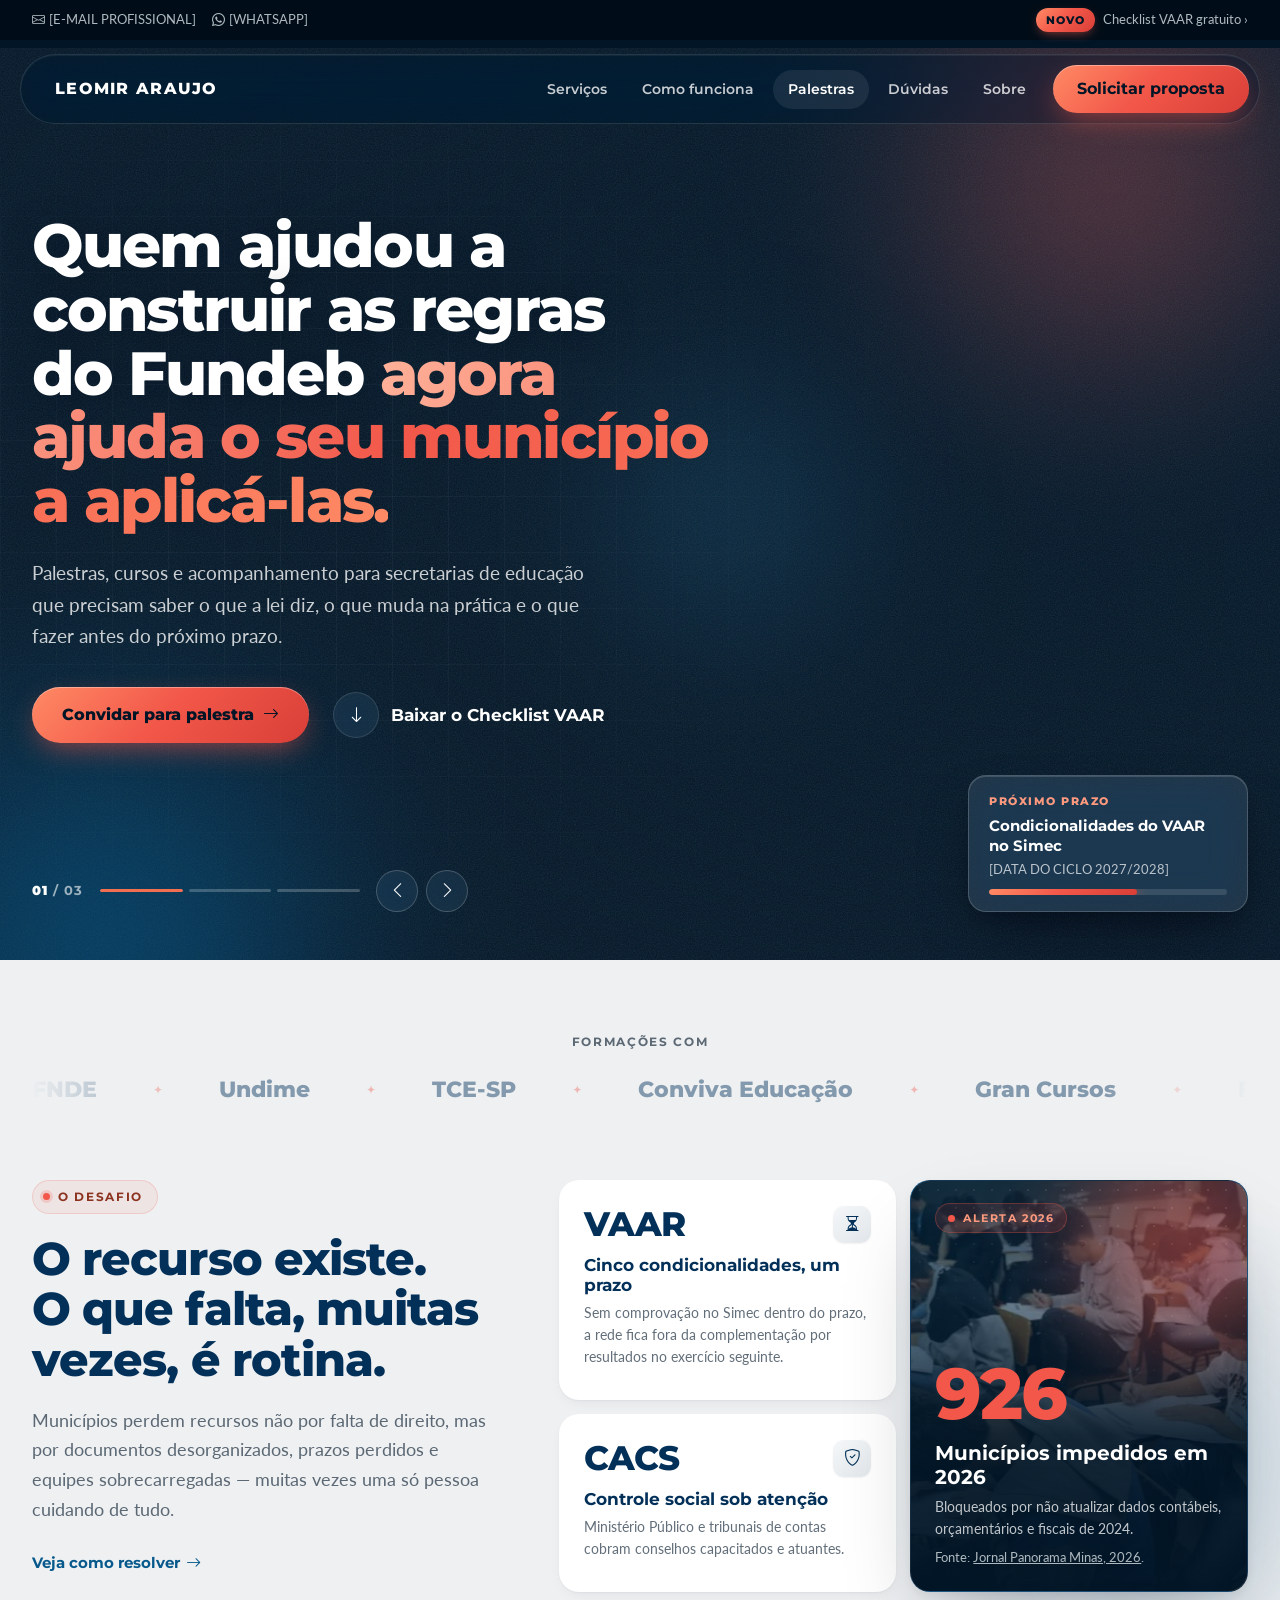
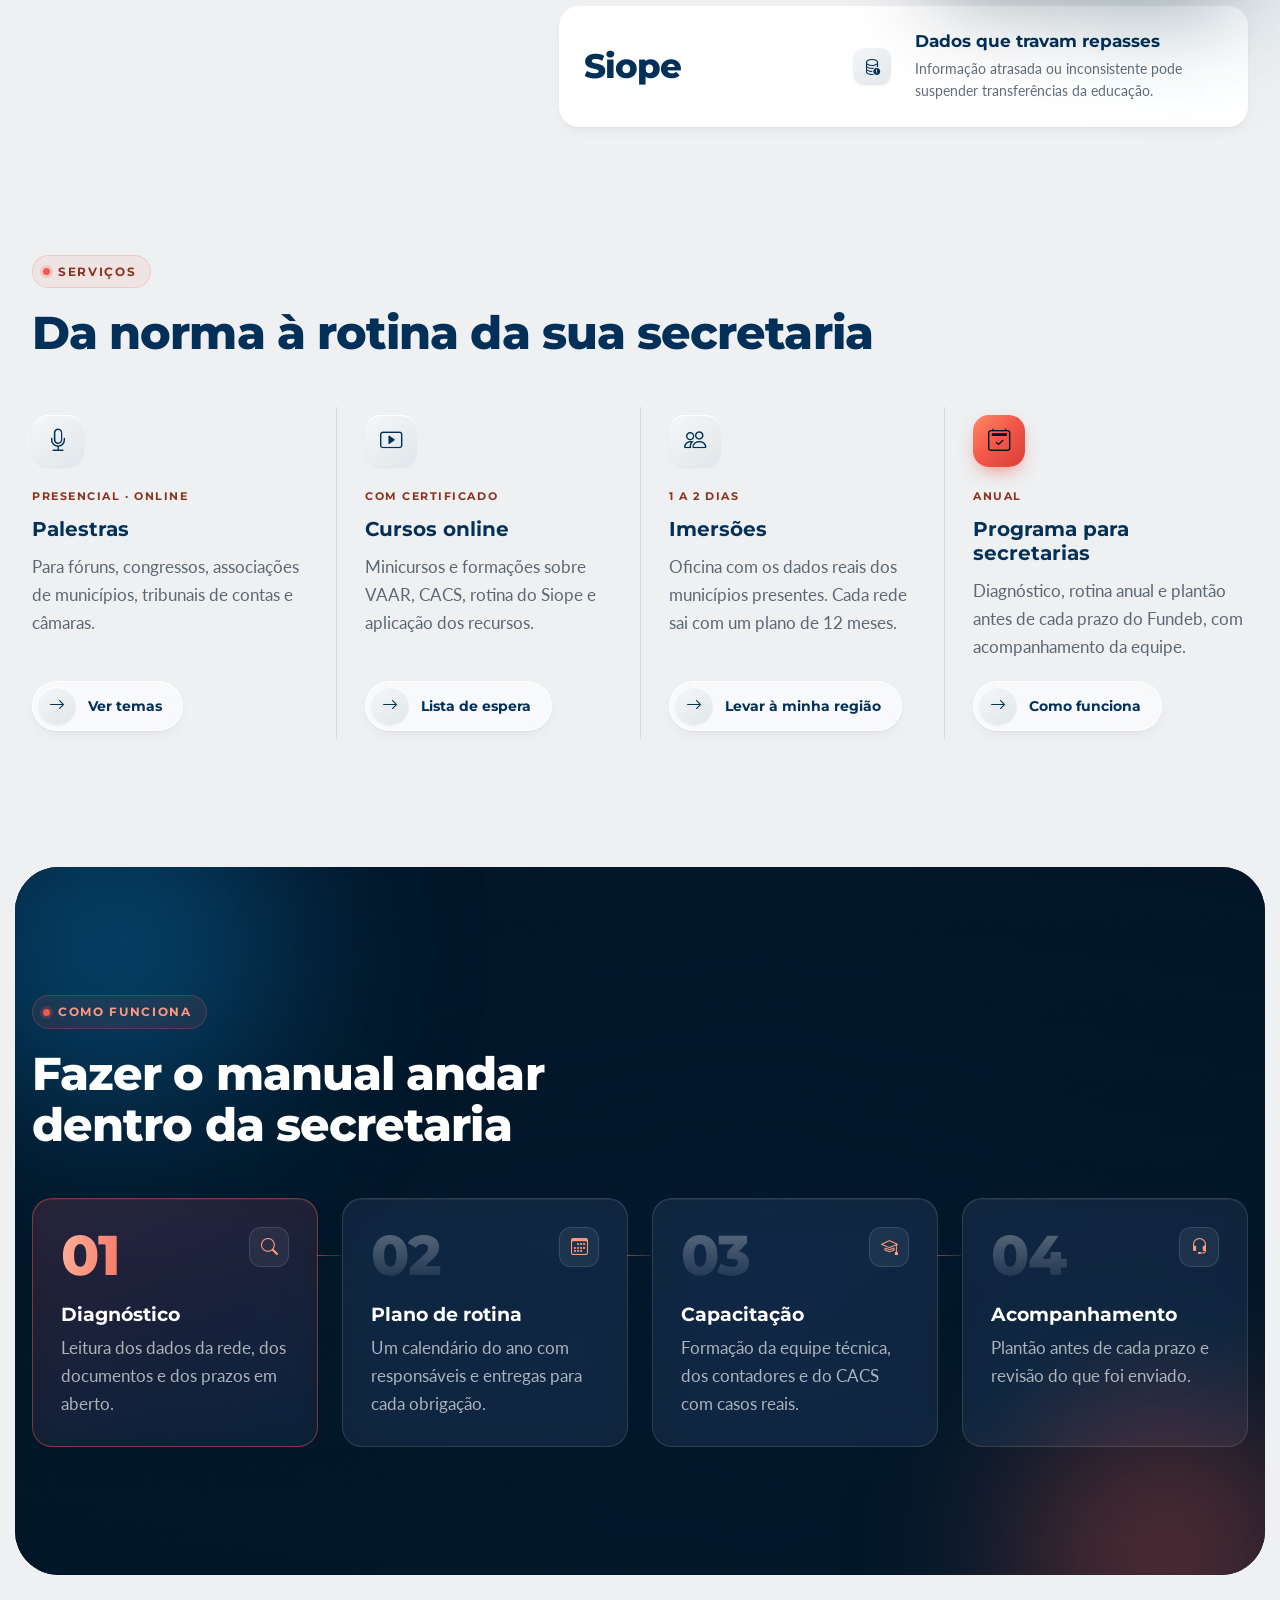
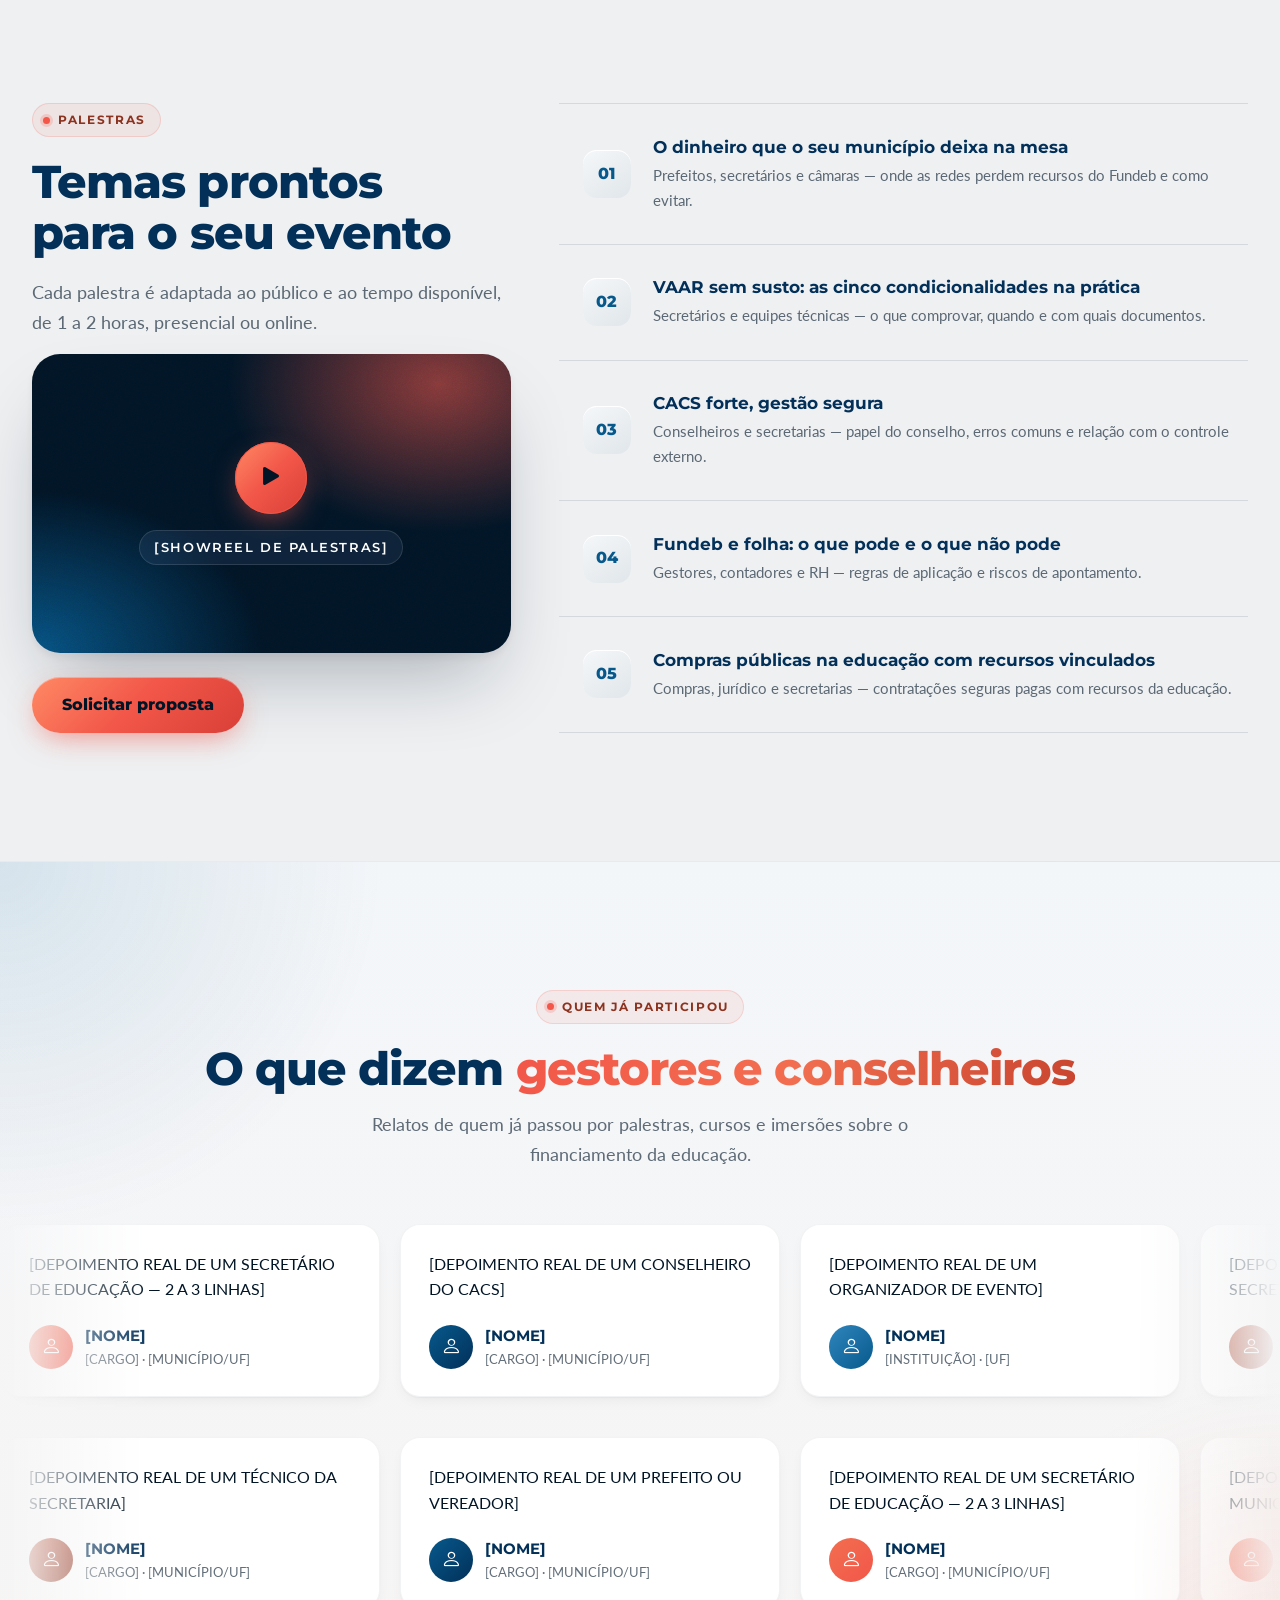
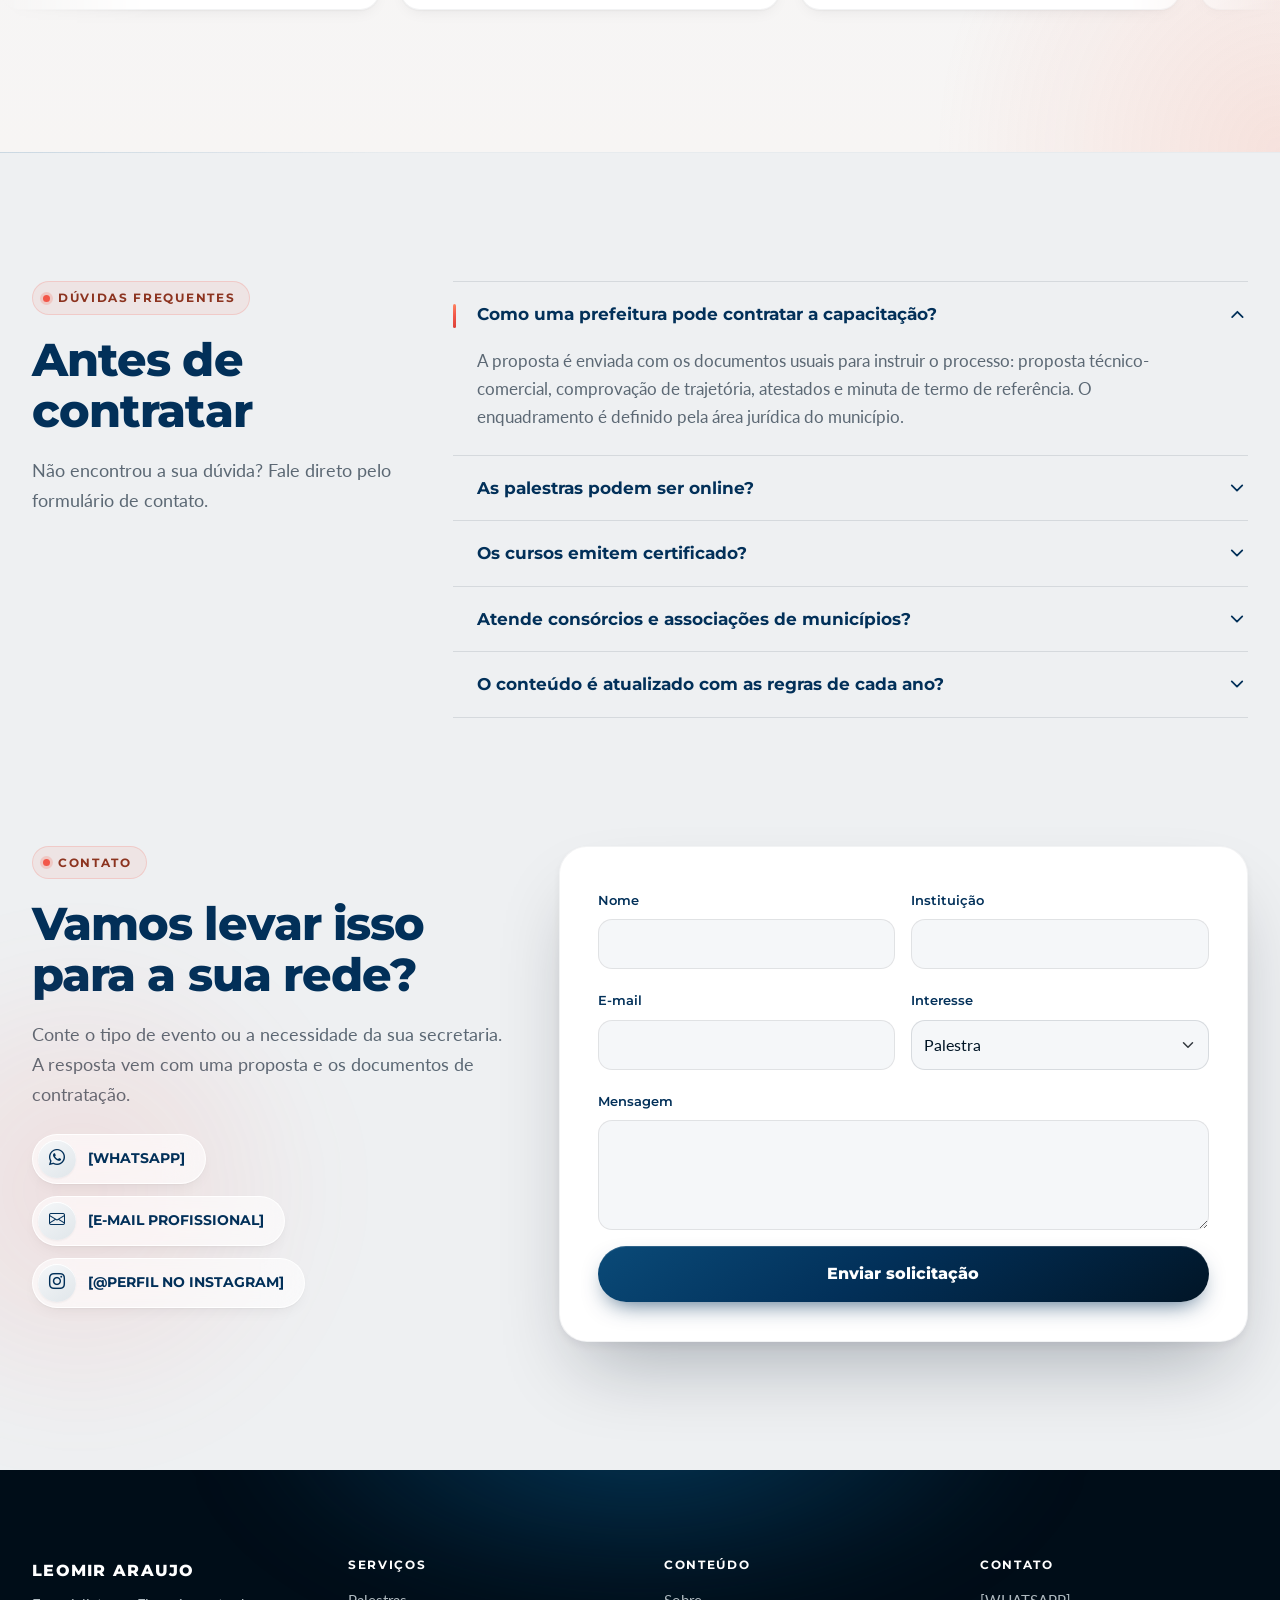
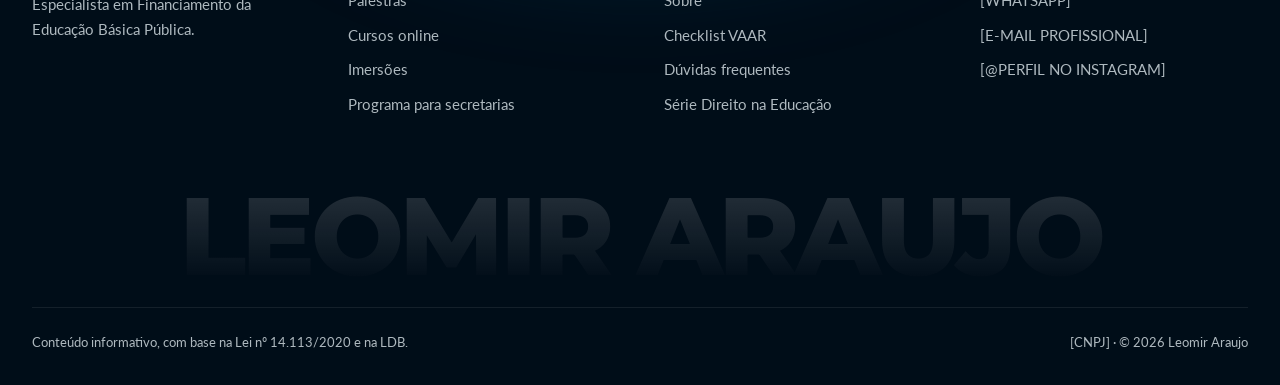
<file: index.html>
<!doctype html>
<html lang="pt-BR">
<head>
  <meta charset="utf-8">
  <meta name="viewport" content="width=device-width, initial-scale=1">
  <title>Leomir Araujo | Financiamento da Educação Básica Pública</title>
  <meta name="description" content="Palestras, cursos, imersões e acompanhamento para secretarias de educação sobre Fundeb, VAAR, CACS e Siope, com Leomir Araujo, ex-coordenador de Operacionalização do Fundeb no FNDE.">
  <meta property="og:title" content="Leomir Araujo | Financiamento da Educação">
  <meta property="og:description" content="Quem ajudou a construir as regras do Fundeb agora ajuda o seu município a aplicá-las.">
  <meta property="og:type" content="website">
  <!-- <meta property="og:image" content="assets/img/og-image.jpg"> -->
  <meta name="theme-color" content="#011526">
  <link rel="icon" href="assets/img/favicon.svg" type="image/svg+xml">
  <script>document.documentElement.classList.add('js');</script>

  <!-- Fontes da marca -->
  <link rel="preconnect" href="https://fonts.googleapis.com">
  <link rel="preconnect" href="https://fonts.gstatic.com" crossorigin>
  <link href="https://fonts.googleapis.com/css2?family=Montserrat:wght@500;600;700;800&family=Lato:wght@400;700&display=swap" rel="stylesheet">

  <!-- Bootstrap 5 + ícones -->
  <link href="https://cdn.jsdelivr.net/npm/bootstrap@5.3.3/dist/css/bootstrap.min.css" rel="stylesheet">
  <link href="https://cdn.jsdelivr.net/npm/bootstrap-icons@1.11.3/font/bootstrap-icons.min.css" rel="stylesheet">

  <!-- Estilos do projeto -->
  <link href="css/style.css" rel="stylesheet">
</head>
<body>

  <a class="visually-hidden-focusable skip-link" href="#conteudo">Pular para o conteúdo</a>

  <!-- ===================== BARRA UTILITÁRIA ===================== -->
  <div class="topbar">
    <div class="container d-flex flex-wrap align-items-center justify-content-between gap-2 py-2">
      <div class="d-flex flex-wrap gap-3">
        <a href="mailto:contato@exemplo.com.br" class="topbar-link"><i class="bi bi-envelope me-1" aria-hidden="true"></i>[E-MAIL PROFISSIONAL]</a>
        <a href="https://wa.me/5500000000000" class="topbar-link"><i class="bi bi-whatsapp me-1" aria-hidden="true"></i>[WHATSAPP]</a>
      </div>
      <a href="checklist.html" class="topbar-link">
        <span class="pill pill-coral me-2">NOVO</span>Checklist VAAR gratuito ›
      </a>
    </div>
  </div>

  <!-- ===================== MENU (pílula de vidro) ===================== -->
  <header class="site-header sticky-top" id="siteHeader">
    <div class="nav-pill">
      <nav class="navbar navbar-expand-lg" data-bs-theme="dark" aria-label="Principal">
        <div class="container-fluid px-0">
          <a class="navbar-brand d-flex align-items-center me-0" href="#topo">
            <span class="brand-name">LEOMIR ARAUJO</span>
          </a>
          <button class="navbar-toggler" type="button" data-bs-toggle="collapse" data-bs-target="#menuPrincipal" aria-controls="menuPrincipal" aria-expanded="false" aria-label="Abrir menu">
            <span class="navbar-toggler-icon"></span>
          </button>
          <div class="collapse navbar-collapse" id="menuPrincipal">
            <ul class="navbar-nav ms-auto align-items-lg-center gap-lg-1 pt-3 pt-lg-0">
              <li class="nav-item"><a class="nav-link" href="#servicos">Serviços</a></li>
              <li class="nav-item"><a class="nav-link" href="#como-funciona">Como funciona</a></li>
              <li class="nav-item"><a class="nav-link" href="#palestras">Palestras</a></li>
              <li class="nav-item"><a class="nav-link" href="#faq">Dúvidas</a></li>
              <li class="nav-item"><a class="nav-link" href="curriculo.html">Sobre</a></li>
              <li class="nav-item ms-lg-2 mt-2 mt-lg-0 pb-2 pb-lg-0"><a class="btn btn-coral" href="#contato">Solicitar proposta</a></li>
            </ul>
          </div>
        </div>
      </nav>
    </div>
  </header>

  <main id="conteudo">

    <!-- ===================== HERO (carrossel de imagens) =====================
         COMO USAR
         • Imagem: em cada <picture class="hero-slide-bg">, troque
             <source srcset="...-sm.jpg">  → versão do celular (~1400 px de altura)
             <img src="....jpg" alt="...">  → versão do desktop (~2400 px de largura)
           e ajuste o enquadramento no style: --pos (desktop) e --pos-sm (celular),
           ex.: 70% 50% puxa a foto para a direita.
           O lado esquerdo fica escurecido para o texto; prefira o assunto à direita.
         • Texto diferente por slide (opcional): adicione ao .carousel-item
             data-title="Título deste slide"  data-lead="Subtítulo deste slide"
           Slides sem esses atributos mostram o texto padrão abaixo.
         • Mais slides: copie um .carousel-item e adicione um botão em .hero-bars.
         ====================================================================== -->
    <section class="hero carousel slide carousel-fade run" id="topo" data-bs-ride="carousel" data-bs-interval="7000" aria-label="Destaques">

      <div class="hero-slides">
        <div class="carousel-inner">
          <div class="carousel-item active">
            <picture class="hero-slide-bg" style="--pos:58% 50%;--pos-sm:62% 50%"><source media="(max-width: 767.98px)" srcset="assets/img/web/hero-1-sm.jpg"><img src="assets/img/web/hero-1.jpg" alt="Palestrante no palco diante de um auditório cheio" decoding="async" fetchpriority="high"></picture>
          </div>
          <div class="carousel-item">
            <picture class="hero-slide-bg" style="--pos:70% 50%;--pos-sm:55% 50%"><source media="(max-width: 767.98px)" srcset="assets/img/web/hero-2-sm.jpg"><img src="assets/img/web/hero-2.jpg" alt="Participantes aplaudindo em um evento" decoding="async"></picture>
          </div>
          <div class="carousel-item">
            <picture class="hero-slide-bg" style="--pos:75% 18%;--pos-sm:80% 18%"><source media="(max-width: 767.98px)" srcset="assets/img/web/hero-3-sm.jpg"><img src="assets/img/web/hero-3.jpg" alt="Plateia aplaudindo ao final de uma palestra" decoding="async"></picture>
          </div>
        </div>
      </div>

      <div class="hero-shade" aria-hidden="true"></div>
      <div class="hero-bg" aria-hidden="true">
        <span class="blob b1" data-parallax="30"></span>
        <span class="blob b2" data-parallax="-20"></span>
        <span class="blob b3" data-parallax="45"></span>
        <span class="hero-grid"></span>
        <span class="grain"></span>
      </div>

      <div class="hero-content">
        <div class="container">
          <div class="hero-text" id="heroText">
            <h1 class="hero-title reveal" id="heroTitle">
              Quem ajudou a construir as regras do Fundeb
              <span class="text-grad">agora ajuda o seu município a aplicá-las.</span>
            </h1>
            <p class="hero-lead reveal" id="heroLead">
              Palestras, cursos e acompanhamento para secretarias de educação que precisam saber
              o que a lei diz, o que muda na prática e o que fazer antes do próximo prazo.
            </p>
            <div class="d-flex flex-wrap align-items-center gap-3 gap-md-4 reveal">
              <a href="#contato" class="btn btn-coral btn-lg">Convidar para palestra <i class="bi bi-arrow-right ms-1" aria-hidden="true"></i></a>
              <a href="checklist.html" class="link-play">
                <span class="play-circle" aria-hidden="true"><i class="bi bi-arrow-down"></i></span>
                Baixar o Checklist VAAR
              </a>
            </div>
          </div>
        </div>
      </div>

      <div class="container hero-bottom">
        <div class="hero-nav reveal">
          <span class="hero-counter" aria-hidden="true"><b id="heroCurrent">01</b> / <span id="heroTotal">03</span></span>
          <div class="hero-bars">
            <button type="button" data-bs-target="#topo" data-bs-slide-to="0" class="active" aria-current="true" aria-label="Slide 1"></button>
            <button type="button" data-bs-target="#topo" data-bs-slide-to="1" aria-label="Slide 2"></button>
            <button type="button" data-bs-target="#topo" data-bs-slide-to="2" aria-label="Slide 3"></button>
          </div>
          <div class="hero-arrows">
            <button type="button" data-bs-target="#topo" data-bs-slide="prev" aria-label="Slide anterior"><i class="bi bi-chevron-left" aria-hidden="true"></i></button>
            <button type="button" data-bs-target="#topo" data-bs-slide="next" aria-label="Próximo slide"><i class="bi bi-chevron-right" aria-hidden="true"></i></button>
          </div>
        </div>

        <div class="float-card float-card-deadline reveal">
          <span class="overline overline-rust">PRÓXIMO PRAZO</span>
          <strong>Condicionalidades do VAAR no Simec</strong>
          <small>[DATA DO CICLO 2027/2028]</small>
          <span class="deadline-bar" aria-hidden="true"><span></span></span>
        </div>
      </div>
    </section>

    <!-- ===================== INSTITUIÇÕES ===================== -->
    <section class="logos-strip" aria-label="Formações realizadas">
      <div class="container">
        <p class="overline logos-label">Formações com</p>
        <div class="marquee">
          <div class="marquee-track">
            <div class="marquee-group">
              <span class="logo-word">FNDE</span>
              <span class="logo-word">Undime</span>
              <span class="logo-word">TCE-SP</span>
              <span class="logo-word">Conviva Educação</span>
              <span class="logo-word">Gran Cursos</span>
            </div>
            <div class="marquee-group" aria-hidden="true">
              <span class="logo-word">FNDE</span>
              <span class="logo-word">Undime</span>
              <span class="logo-word">TCE-SP</span>
              <span class="logo-word">Conviva Educação</span>
              <span class="logo-word">Gran Cursos</span>
            </div>
          </div>
        </div>
      </div>
    </section>

    <!-- ===================== DESAFIO ===================== -->
    <section class="section section-desafio">
      <div class="container">
        <div class="row g-5 gx-lg-5">
          <div class="col-xl-5 pe-xl-5">
            <div class="sticky-col desafio-text">
              <p class="eyebrow">O desafio</p>
              <h2 class="section-title">O recurso existe. O&nbsp;que falta, muitas vezes, é rotina.</h2>
              <p class="lead-text">Municípios perdem recursos não por falta de direito, mas por documentos desorganizados, prazos perdidos e equipes sobrecarregadas — muitas vezes uma só pessoa cuidando de tudo.</p>
              <a href="#como-funciona" class="link-strong">Veja como resolver <i class="bi bi-arrow-right" aria-hidden="true"></i></a>
            </div>
          </div>
          <div class="col-xl-7">
            <div class="bento">
              <article class="stat-card reveal">
                <div class="stat-top">
                  <span class="stat-big">VAAR</span>
                  <span class="stat-icon" aria-hidden="true"><i class="bi bi-hourglass-split"></i></span>
                </div>
                <h3>Cinco condicionalidades, um prazo</h3>
                <p>Sem comprovação no Simec dentro do prazo, a rede fica fora da complementação por resultados no exercício seguinte.</p>
              </article>

              <article class="stat-card stat-card-dark has-photo bento-tall reveal">
                <img class="stat-card-photo" src="assets/img/web/noticia-926.jpg" alt="" loading="lazy" decoding="async">
                <span class="stat-card-shade" aria-hidden="true"></span>
                <span class="live-dot">ALERTA 2026</span>
                <span class="stat-big text-coral" data-count="926">926</span>
                <h3>Municípios impedidos em 2026</h3>
                <p>Bloqueados por não atualizar dados contábeis, orçamentários e fiscais de 2024.</p>
                <p class="source mb-0">Fonte: <a href="https://jornalpanoramaminas.com.br/926-municipios-estao-impedidos-de-receber-recursos-do-fundeb-em-2026/" target="_blank" rel="noopener">Jornal Panorama Minas, 2026</a>.</p>
              </article>

              <article class="stat-card reveal">
                <div class="stat-top">
                  <span class="stat-big">CACS</span>
                  <span class="stat-icon" aria-hidden="true"><i class="bi bi-shield-check"></i></span>
                </div>
                <h3>Controle social sob atenção</h3>
                <p>Ministério Público e tribunais de contas cobram conselhos capacitados e atuantes.</p>
              </article>

              <article class="stat-card stat-card-wide bento-wide reveal">
                <div>
                  <div class="stat-top">
                    <span class="stat-big">Siope</span>
                    <span class="stat-icon" aria-hidden="true"><i class="bi bi-database-exclamation"></i></span>
                  </div>
                </div>
                <div>
                  <h3 class="mt-0">Dados que travam repasses</h3>
                  <p class="mb-0">Informação atrasada ou inconsistente pode suspender transferências da educação.</p>
                </div>
              </article>
            </div>
          </div>
        </div>
      </div>
    </section>

    <!-- ===================== SERVIÇOS ===================== -->
    <section class="section pt-0" id="servicos">
      <div class="container">
        <div class="mb-5">
          <p class="eyebrow">Serviços</p>
          <h2 class="section-title mb-0">Da norma à rotina da sua secretaria</h2>
        </div>

        <div class="row services g-0">
          <div class="col-md-6 col-xl-3 reveal">
            <article class="service">
              <span class="icon-box" aria-hidden="true"><i class="bi bi-mic"></i></span>
              <span class="service-tag">Presencial · Online</span>
              <h3>Palestras</h3>
              <p>Para fóruns, congressos, associações de municípios, tribunais de contas e câmaras.</p>
              <a href="#palestras" class="pill-link"><span class="icon-box" aria-hidden="true"><i class="bi bi-arrow-right"></i></span>Ver temas</a>
            </article>
          </div>
          <div class="col-md-6 col-xl-3 reveal">
            <article class="service">
              <span class="icon-box" aria-hidden="true"><i class="bi bi-play-btn"></i></span>
              <span class="service-tag">Com certificado</span>
              <h3>Cursos online</h3>
              <p>Minicursos e formações sobre VAAR, CACS, rotina do Siope e aplicação dos recursos.</p>
              <a href="checklist.html" class="pill-link"><span class="icon-box" aria-hidden="true"><i class="bi bi-arrow-right"></i></span>Lista de espera</a>
            </article>
          </div>
          <div class="col-md-6 col-xl-3 reveal">
            <article class="service">
              <span class="icon-box" aria-hidden="true"><i class="bi bi-people"></i></span>
              <span class="service-tag">1 a 2 dias</span>
              <h3>Imersões</h3>
              <p>Oficina com os dados reais dos municípios presentes. Cada rede sai com um plano de 12&nbsp;meses.</p>
              <a href="#contato" class="pill-link"><span class="icon-box" aria-hidden="true"><i class="bi bi-arrow-right"></i></span>Levar à minha região</a>
            </article>
          </div>
          <div class="col-md-6 col-xl-3 reveal">
            <article class="service service-featured">
              <span class="icon-box" aria-hidden="true"><i class="bi bi-calendar2-check"></i></span>
              <span class="service-tag">Anual</span>
              <h3>Programa para secretarias</h3>
              <p>Diagnóstico, rotina anual e plantão antes de cada prazo do Fundeb, com acompanhamento da equipe.</p>
              <a href="#como-funciona" class="pill-link"><span class="icon-box" aria-hidden="true"><i class="bi bi-arrow-right"></i></span>Como funciona</a>
            </article>
          </div>
        </div>
      </div>
    </section>

    <!-- ===================== COMO FUNCIONA ===================== -->
    <section class="section panel-dark" id="como-funciona">
      <picture class="panel-photo" aria-hidden="true">
        <source media="(max-width: 767.98px)" srcset="assets/img/web/como-funciona-sm.jpg">
        <img src="assets/img/web/como-funciona.jpg" alt="" loading="lazy" decoding="async">
      </picture>
      <span class="panel-shade" aria-hidden="true"></span>
      <span class="blob b1" aria-hidden="true"></span>
      <span class="blob b2" aria-hidden="true"></span>
      <span class="grain" aria-hidden="true"></span>
      <div class="container">
        <div class="section-head mb-5">
          <p class="eyebrow eyebrow-coral">Como funciona</p>
          <h2 class="section-title text-white">Fazer o manual andar dentro da secretaria</h2>
        </div>
        <ol class="row g-4 steps list-unstyled mb-0">
          <li class="col-md-6 col-lg-3 reveal">
            <div class="step step-active">
              <span class="step-icon" aria-hidden="true"><i class="bi bi-search"></i></span>
              <span class="step-num">01</span>
              <h3>Diagnóstico</h3>
              <p>Leitura dos dados da rede, dos documentos e dos prazos em aberto.</p>
            </div>
          </li>
          <li class="col-md-6 col-lg-3 reveal">
            <div class="step">
              <span class="step-icon" aria-hidden="true"><i class="bi bi-calendar3"></i></span>
              <span class="step-num">02</span>
              <h3>Plano de rotina</h3>
              <p>Um calendário do ano com responsáveis e entregas para cada obrigação.</p>
            </div>
          </li>
          <li class="col-md-6 col-lg-3 reveal">
            <div class="step">
              <span class="step-icon" aria-hidden="true"><i class="bi bi-mortarboard"></i></span>
              <span class="step-num">03</span>
              <h3>Capacitação</h3>
              <p>Formação da equipe técnica, dos contadores e do CACS com casos reais.</p>
            </div>
          </li>
          <li class="col-md-6 col-lg-3 reveal">
            <div class="step">
              <span class="step-icon" aria-hidden="true"><i class="bi bi-headset"></i></span>
              <span class="step-num">04</span>
              <h3>Acompanhamento</h3>
              <p>Plantão antes de cada prazo e revisão do que foi enviado.</p>
            </div>
          </li>
        </ol>
      </div>
    </section>

    <!-- ===================== PALESTRAS ===================== -->
    <section class="section" id="palestras">
      <div class="container">
        <div class="row g-5">
          <div class="col-lg-5">
            <div class="sticky-col">
              <p class="eyebrow">Palestras</p>
              <h2 class="section-title">Temas prontos para o seu evento</h2>
              <p class="lead-text">Cada palestra é adaptada ao público e ao tempo disponível, de 1 a 2 horas, presencial ou online.</p>

              <!-- Showreel: troque pelo vídeo (YouTube/Vimeo) quando estiver pronto -->
              <button type="button" class="showreel" data-bs-toggle="modal" data-bs-target="#modalShowreel">
                <span class="grain" aria-hidden="true"></span>
                <span class="play-big" aria-hidden="true"><i class="bi bi-play-fill"></i></span>
                <span class="showreel-label">[SHOWREEL DE PALESTRAS]</span>
              </button>

              <a href="#contato" class="btn btn-coral btn-lg mt-4">Solicitar proposta</a>
            </div>
          </div>
          <div class="col-lg-7">
            <ol class="talks list-unstyled mb-0">
              <li class="talk reveal">
                <span class="talk-num">01</span>
                <span class="talk-body">
                  <strong>O dinheiro que o seu município deixa na mesa</strong>
                  <small>Prefeitos, secretários e câmaras — onde as redes perdem recursos do Fundeb e como evitar.</small>
                </span>
              </li>
              <li class="talk reveal">
                <span class="talk-num">02</span>
                <span class="talk-body">
                  <strong>VAAR sem susto: as cinco condicionalidades na prática</strong>
                  <small>Secretários e equipes técnicas — o que comprovar, quando e com quais documentos.</small>
                </span>
              </li>
              <li class="talk reveal">
                <span class="talk-num">03</span>
                <span class="talk-body">
                  <strong>CACS forte, gestão segura</strong>
                  <small>Conselheiros e secretarias — papel do conselho, erros comuns e relação com o controle externo.</small>
                </span>
              </li>
              <li class="talk reveal">
                <span class="talk-num">04</span>
                <span class="talk-body">
                  <strong>Fundeb e folha: o que pode e o que não pode</strong>
                  <small>Gestores, contadores e RH — regras de aplicação e riscos de apontamento.</small>
                </span>
              </li>
              <li class="talk reveal">
                <span class="talk-num">05</span>
                <span class="talk-body">
                  <strong>Compras públicas na educação com recursos vinculados</strong>
                  <small>Compras, jurídico e secretarias — contratações seguras pagas com recursos da educação.</small>
                </span>
              </li>
            </ol>
          </div>
        </div>
      </div>
    </section>

    <!-- ===================== DEPOIMENTOS (mural em movimento) =====================
         Use apenas depoimentos reais, com autorização de quem falou.
         • Cada faixa tem três grupos idênticos (as cópias, aria-hidden, fazem o loop contínuo):
           ao editar um depoimento, altere-o nos TRÊS grupos da faixa.
         • Foto: troque <span class="avatar ..."><i class="bi bi-person"></i></span> por
             <img src="assets/img/depoimento-1.jpg" alt="" class="avatar">
           ou coloque as iniciais no lugar do ícone: <span class="avatar c1">MS</span>
         ============================================================================ -->
    <section class="section wall" aria-labelledby="depoimentosTitulo">
      <div class="container text-center mb-5">
        <p class="eyebrow">Quem já participou</p>
        <h2 class="section-title mb-3" id="depoimentosTitulo">O que dizem <span class="text-grad-dark">gestores e conselheiros</span></h2>
        <p class="lead-text mx-auto mb-0 wall-sub">Relatos de quem já passou por palestras, cursos e imersões sobre o financiamento da educação.</p>
      </div>

      <div class="wall-rows">
          <div class="wall-row to-left">
            <div class="wall-track">
              <div class="wall-group">
                <figure class="wall-card">
                  <blockquote>[DEPOIMENTO REAL DE UM SECRETÁRIO DE EDUCAÇÃO — 2 A 3 LINHAS]</blockquote>
                  <figcaption><span class="avatar c1" aria-hidden="true"><i class="bi bi-person"></i></span><span><strong>[NOME]</strong><small>[CARGO] · [MUNICÍPIO/UF]</small></span></figcaption>
                </figure>
                <figure class="wall-card">
                  <blockquote>[DEPOIMENTO REAL DE UM CONSELHEIRO DO CACS]</blockquote>
                  <figcaption><span class="avatar c2" aria-hidden="true"><i class="bi bi-person"></i></span><span><strong>[NOME]</strong><small>[CARGO] · [MUNICÍPIO/UF]</small></span></figcaption>
                </figure>
                <figure class="wall-card">
                  <blockquote>[DEPOIMENTO REAL DE UM ORGANIZADOR DE EVENTO]</blockquote>
                  <figcaption><span class="avatar c3" aria-hidden="true"><i class="bi bi-person"></i></span><span><strong>[NOME]</strong><small>[INSTITUIÇÃO] · [UF]</small></span></figcaption>
                </figure>
                <figure class="wall-card">
                  <blockquote>[DEPOIMENTO REAL DE UM TÉCNICO DA SECRETARIA]</blockquote>
                  <figcaption><span class="avatar c4" aria-hidden="true"><i class="bi bi-person"></i></span><span><strong>[NOME]</strong><small>[CARGO] · [MUNICÍPIO/UF]</small></span></figcaption>
                </figure>
                <figure class="wall-card">
                  <blockquote>[DEPOIMENTO REAL DE UM CONTADOR MUNICIPAL]</blockquote>
                  <figcaption><span class="avatar c1" aria-hidden="true"><i class="bi bi-person"></i></span><span><strong>[NOME]</strong><small>[CARGO] · [MUNICÍPIO/UF]</small></span></figcaption>
                </figure>
                <figure class="wall-card">
                  <blockquote>[DEPOIMENTO REAL DE UM PREFEITO OU VEREADOR]</blockquote>
                  <figcaption><span class="avatar c2" aria-hidden="true"><i class="bi bi-person"></i></span><span><strong>[NOME]</strong><small>[CARGO] · [MUNICÍPIO/UF]</small></span></figcaption>
                </figure>
              </div>
              <div class="wall-group" aria-hidden="true">
                <figure class="wall-card">
                  <blockquote>[DEPOIMENTO REAL DE UM SECRETÁRIO DE EDUCAÇÃO — 2 A 3 LINHAS]</blockquote>
                  <figcaption><span class="avatar c1" aria-hidden="true"><i class="bi bi-person"></i></span><span><strong>[NOME]</strong><small>[CARGO] · [MUNICÍPIO/UF]</small></span></figcaption>
                </figure>
                <figure class="wall-card">
                  <blockquote>[DEPOIMENTO REAL DE UM CONSELHEIRO DO CACS]</blockquote>
                  <figcaption><span class="avatar c2" aria-hidden="true"><i class="bi bi-person"></i></span><span><strong>[NOME]</strong><small>[CARGO] · [MUNICÍPIO/UF]</small></span></figcaption>
                </figure>
                <figure class="wall-card">
                  <blockquote>[DEPOIMENTO REAL DE UM ORGANIZADOR DE EVENTO]</blockquote>
                  <figcaption><span class="avatar c3" aria-hidden="true"><i class="bi bi-person"></i></span><span><strong>[NOME]</strong><small>[INSTITUIÇÃO] · [UF]</small></span></figcaption>
                </figure>
                <figure class="wall-card">
                  <blockquote>[DEPOIMENTO REAL DE UM TÉCNICO DA SECRETARIA]</blockquote>
                  <figcaption><span class="avatar c4" aria-hidden="true"><i class="bi bi-person"></i></span><span><strong>[NOME]</strong><small>[CARGO] · [MUNICÍPIO/UF]</small></span></figcaption>
                </figure>
                <figure class="wall-card">
                  <blockquote>[DEPOIMENTO REAL DE UM CONTADOR MUNICIPAL]</blockquote>
                  <figcaption><span class="avatar c1" aria-hidden="true"><i class="bi bi-person"></i></span><span><strong>[NOME]</strong><small>[CARGO] · [MUNICÍPIO/UF]</small></span></figcaption>
                </figure>
                <figure class="wall-card">
                  <blockquote>[DEPOIMENTO REAL DE UM PREFEITO OU VEREADOR]</blockquote>
                  <figcaption><span class="avatar c2" aria-hidden="true"><i class="bi bi-person"></i></span><span><strong>[NOME]</strong><small>[CARGO] · [MUNICÍPIO/UF]</small></span></figcaption>
                </figure>
              </div>
              <div class="wall-group" aria-hidden="true">
                <figure class="wall-card">
                  <blockquote>[DEPOIMENTO REAL DE UM SECRETÁRIO DE EDUCAÇÃO — 2 A 3 LINHAS]</blockquote>
                  <figcaption><span class="avatar c1" aria-hidden="true"><i class="bi bi-person"></i></span><span><strong>[NOME]</strong><small>[CARGO] · [MUNICÍPIO/UF]</small></span></figcaption>
                </figure>
                <figure class="wall-card">
                  <blockquote>[DEPOIMENTO REAL DE UM CONSELHEIRO DO CACS]</blockquote>
                  <figcaption><span class="avatar c2" aria-hidden="true"><i class="bi bi-person"></i></span><span><strong>[NOME]</strong><small>[CARGO] · [MUNICÍPIO/UF]</small></span></figcaption>
                </figure>
                <figure class="wall-card">
                  <blockquote>[DEPOIMENTO REAL DE UM ORGANIZADOR DE EVENTO]</blockquote>
                  <figcaption><span class="avatar c3" aria-hidden="true"><i class="bi bi-person"></i></span><span><strong>[NOME]</strong><small>[INSTITUIÇÃO] · [UF]</small></span></figcaption>
                </figure>
                <figure class="wall-card">
                  <blockquote>[DEPOIMENTO REAL DE UM TÉCNICO DA SECRETARIA]</blockquote>
                  <figcaption><span class="avatar c4" aria-hidden="true"><i class="bi bi-person"></i></span><span><strong>[NOME]</strong><small>[CARGO] · [MUNICÍPIO/UF]</small></span></figcaption>
                </figure>
                <figure class="wall-card">
                  <blockquote>[DEPOIMENTO REAL DE UM CONTADOR MUNICIPAL]</blockquote>
                  <figcaption><span class="avatar c1" aria-hidden="true"><i class="bi bi-person"></i></span><span><strong>[NOME]</strong><small>[CARGO] · [MUNICÍPIO/UF]</small></span></figcaption>
                </figure>
                <figure class="wall-card">
                  <blockquote>[DEPOIMENTO REAL DE UM PREFEITO OU VEREADOR]</blockquote>
                  <figcaption><span class="avatar c2" aria-hidden="true"><i class="bi bi-person"></i></span><span><strong>[NOME]</strong><small>[CARGO] · [MUNICÍPIO/UF]</small></span></figcaption>
                </figure>
              </div>
            </div>
          </div>
          <div class="wall-row to-right">
            <div class="wall-track">
              <div class="wall-group">
                <figure class="wall-card">
                  <blockquote>[DEPOIMENTO REAL DE UM TÉCNICO DA SECRETARIA]</blockquote>
                  <figcaption><span class="avatar c4" aria-hidden="true"><i class="bi bi-person"></i></span><span><strong>[NOME]</strong><small>[CARGO] · [MUNICÍPIO/UF]</small></span></figcaption>
                </figure>
                <figure class="wall-card">
                  <blockquote>[DEPOIMENTO REAL DE UM PREFEITO OU VEREADOR]</blockquote>
                  <figcaption><span class="avatar c2" aria-hidden="true"><i class="bi bi-person"></i></span><span><strong>[NOME]</strong><small>[CARGO] · [MUNICÍPIO/UF]</small></span></figcaption>
                </figure>
                <figure class="wall-card">
                  <blockquote>[DEPOIMENTO REAL DE UM SECRETÁRIO DE EDUCAÇÃO — 2 A 3 LINHAS]</blockquote>
                  <figcaption><span class="avatar c1" aria-hidden="true"><i class="bi bi-person"></i></span><span><strong>[NOME]</strong><small>[CARGO] · [MUNICÍPIO/UF]</small></span></figcaption>
                </figure>
                <figure class="wall-card">
                  <blockquote>[DEPOIMENTO REAL DE UM CONTADOR MUNICIPAL]</blockquote>
                  <figcaption><span class="avatar c1" aria-hidden="true"><i class="bi bi-person"></i></span><span><strong>[NOME]</strong><small>[CARGO] · [MUNICÍPIO/UF]</small></span></figcaption>
                </figure>
                <figure class="wall-card">
                  <blockquote>[DEPOIMENTO REAL DE UM ORGANIZADOR DE EVENTO]</blockquote>
                  <figcaption><span class="avatar c3" aria-hidden="true"><i class="bi bi-person"></i></span><span><strong>[NOME]</strong><small>[INSTITUIÇÃO] · [UF]</small></span></figcaption>
                </figure>
                <figure class="wall-card">
                  <blockquote>[DEPOIMENTO REAL DE UM CONSELHEIRO DO CACS]</blockquote>
                  <figcaption><span class="avatar c2" aria-hidden="true"><i class="bi bi-person"></i></span><span><strong>[NOME]</strong><small>[CARGO] · [MUNICÍPIO/UF]</small></span></figcaption>
                </figure>
              </div>
              <div class="wall-group" aria-hidden="true">
                <figure class="wall-card">
                  <blockquote>[DEPOIMENTO REAL DE UM TÉCNICO DA SECRETARIA]</blockquote>
                  <figcaption><span class="avatar c4" aria-hidden="true"><i class="bi bi-person"></i></span><span><strong>[NOME]</strong><small>[CARGO] · [MUNICÍPIO/UF]</small></span></figcaption>
                </figure>
                <figure class="wall-card">
                  <blockquote>[DEPOIMENTO REAL DE UM PREFEITO OU VEREADOR]</blockquote>
                  <figcaption><span class="avatar c2" aria-hidden="true"><i class="bi bi-person"></i></span><span><strong>[NOME]</strong><small>[CARGO] · [MUNICÍPIO/UF]</small></span></figcaption>
                </figure>
                <figure class="wall-card">
                  <blockquote>[DEPOIMENTO REAL DE UM SECRETÁRIO DE EDUCAÇÃO — 2 A 3 LINHAS]</blockquote>
                  <figcaption><span class="avatar c1" aria-hidden="true"><i class="bi bi-person"></i></span><span><strong>[NOME]</strong><small>[CARGO] · [MUNICÍPIO/UF]</small></span></figcaption>
                </figure>
                <figure class="wall-card">
                  <blockquote>[DEPOIMENTO REAL DE UM CONTADOR MUNICIPAL]</blockquote>
                  <figcaption><span class="avatar c1" aria-hidden="true"><i class="bi bi-person"></i></span><span><strong>[NOME]</strong><small>[CARGO] · [MUNICÍPIO/UF]</small></span></figcaption>
                </figure>
                <figure class="wall-card">
                  <blockquote>[DEPOIMENTO REAL DE UM ORGANIZADOR DE EVENTO]</blockquote>
                  <figcaption><span class="avatar c3" aria-hidden="true"><i class="bi bi-person"></i></span><span><strong>[NOME]</strong><small>[INSTITUIÇÃO] · [UF]</small></span></figcaption>
                </figure>
                <figure class="wall-card">
                  <blockquote>[DEPOIMENTO REAL DE UM CONSELHEIRO DO CACS]</blockquote>
                  <figcaption><span class="avatar c2" aria-hidden="true"><i class="bi bi-person"></i></span><span><strong>[NOME]</strong><small>[CARGO] · [MUNICÍPIO/UF]</small></span></figcaption>
                </figure>
              </div>
              <div class="wall-group" aria-hidden="true">
                <figure class="wall-card">
                  <blockquote>[DEPOIMENTO REAL DE UM TÉCNICO DA SECRETARIA]</blockquote>
                  <figcaption><span class="avatar c4" aria-hidden="true"><i class="bi bi-person"></i></span><span><strong>[NOME]</strong><small>[CARGO] · [MUNICÍPIO/UF]</small></span></figcaption>
                </figure>
                <figure class="wall-card">
                  <blockquote>[DEPOIMENTO REAL DE UM PREFEITO OU VEREADOR]</blockquote>
                  <figcaption><span class="avatar c2" aria-hidden="true"><i class="bi bi-person"></i></span><span><strong>[NOME]</strong><small>[CARGO] · [MUNICÍPIO/UF]</small></span></figcaption>
                </figure>
                <figure class="wall-card">
                  <blockquote>[DEPOIMENTO REAL DE UM SECRETÁRIO DE EDUCAÇÃO — 2 A 3 LINHAS]</blockquote>
                  <figcaption><span class="avatar c1" aria-hidden="true"><i class="bi bi-person"></i></span><span><strong>[NOME]</strong><small>[CARGO] · [MUNICÍPIO/UF]</small></span></figcaption>
                </figure>
                <figure class="wall-card">
                  <blockquote>[DEPOIMENTO REAL DE UM CONTADOR MUNICIPAL]</blockquote>
                  <figcaption><span class="avatar c1" aria-hidden="true"><i class="bi bi-person"></i></span><span><strong>[NOME]</strong><small>[CARGO] · [MUNICÍPIO/UF]</small></span></figcaption>
                </figure>
                <figure class="wall-card">
                  <blockquote>[DEPOIMENTO REAL DE UM ORGANIZADOR DE EVENTO]</blockquote>
                  <figcaption><span class="avatar c3" aria-hidden="true"><i class="bi bi-person"></i></span><span><strong>[NOME]</strong><small>[INSTITUIÇÃO] · [UF]</small></span></figcaption>
                </figure>
                <figure class="wall-card">
                  <blockquote>[DEPOIMENTO REAL DE UM CONSELHEIRO DO CACS]</blockquote>
                  <figcaption><span class="avatar c2" aria-hidden="true"><i class="bi bi-person"></i></span><span><strong>[NOME]</strong><small>[CARGO] · [MUNICÍPIO/UF]</small></span></figcaption>
                </figure>
              </div>
            </div>
          </div>
      </div>
    </section>

    <!-- ===================== FAQ ===================== -->
    <section class="section" id="faq">
      <div class="container">
        <div class="row g-5">
          <div class="col-lg-4">
            <div class="sticky-col">
              <p class="eyebrow">Dúvidas frequentes</p>
              <h2 class="section-title">Antes de contratar</h2>
              <p class="lead-text">Não encontrou a sua dúvida? Fale direto pelo formulário de contato.</p>
            </div>
          </div>
          <div class="col-lg-8">
            <div class="accordion faq" id="faqLista">
              <div class="accordion-item">
                <h3 class="accordion-header">
                  <button class="accordion-button" type="button" data-bs-toggle="collapse" data-bs-target="#faq1" aria-expanded="true" aria-controls="faq1">Como uma prefeitura pode contratar a capacitação?</button>
                </h3>
                <div id="faq1" class="accordion-collapse collapse show" data-bs-parent="#faqLista">
                  <div class="accordion-body">A proposta é enviada com os documentos usuais para instruir o processo: proposta técnico-comercial, comprovação de trajetória, atestados e minuta de termo de referência. O enquadramento é definido pela área jurídica do município.</div>
                </div>
              </div>
              <div class="accordion-item">
                <h3 class="accordion-header">
                  <button class="accordion-button collapsed" type="button" data-bs-toggle="collapse" data-bs-target="#faq2" aria-expanded="false" aria-controls="faq2">As palestras podem ser online?</button>
                </h3>
                <div id="faq2" class="accordion-collapse collapse" data-bs-parent="#faqLista">
                  <div class="accordion-body">Sim. Todos os temas podem ser apresentados presencialmente ou online, com duração de 1 a 2 horas.</div>
                </div>
              </div>
              <div class="accordion-item">
                <h3 class="accordion-header">
                  <button class="accordion-button collapsed" type="button" data-bs-toggle="collapse" data-bs-target="#faq3" aria-expanded="false" aria-controls="faq3">Os cursos emitem certificado?</button>
                </h3>
                <div id="faq3" class="accordion-collapse collapse" data-bs-parent="#faqLista">
                  <div class="accordion-body">Sim. Cada participante recebe certificado com a carga horária, e a secretaria recebe relatório da turma.</div>
                </div>
              </div>
              <div class="accordion-item">
                <h3 class="accordion-header">
                  <button class="accordion-button collapsed" type="button" data-bs-toggle="collapse" data-bs-target="#faq4" aria-expanded="false" aria-controls="faq4">Atende consórcios e associações de municípios?</button>
                </h3>
                <div id="faq4" class="accordion-collapse collapse" data-bs-parent="#faqLista">
                  <div class="accordion-body">Sim. Imersões regionais e turmas fechadas podem reunir vários municípios em um mesmo evento.</div>
                </div>
              </div>
              <div class="accordion-item">
                <h3 class="accordion-header">
                  <button class="accordion-button collapsed" type="button" data-bs-toggle="collapse" data-bs-target="#faq5" aria-expanded="false" aria-controls="faq5">O conteúdo é atualizado com as regras de cada ano?</button>
                </h3>
                <div id="faq5" class="accordion-collapse collapse" data-bs-parent="#faqLista">
                  <div class="accordion-body">Sim. Os materiais seguem as resoluções e os prazos vigentes de cada ciclo do Fundeb, sempre com a fonte indicada.</div>
                </div>
              </div>
            </div>
          </div>
        </div>
      </div>
    </section>

    <!-- ===================== CONTATO ===================== -->
    <section class="section pt-0 section-contato" id="contato">
      <div class="container">
        <div class="row g-5">
          <div class="col-lg-5">
            <p class="eyebrow">Contato</p>
            <h2 class="section-title">Vamos levar isso para a sua rede?</h2>
            <p class="lead-text">Conte o tipo de evento ou a necessidade da sua secretaria. A resposta vem com uma proposta e os documentos de contratação.</p>
            <ul class="contact-list list-unstyled mb-0 mt-4">
              <li><a href="https://wa.me/5500000000000"><span class="icon-box" aria-hidden="true"><i class="bi bi-whatsapp"></i></span>[WHATSAPP]</a></li>
              <li><a href="mailto:contato@exemplo.com.br"><span class="icon-box" aria-hidden="true"><i class="bi bi-envelope"></i></span>[E-MAIL PROFISSIONAL]</a></li>
              <li><a href="https://instagram.com/"><span class="icon-box" aria-hidden="true"><i class="bi bi-instagram"></i></span>[@PERFIL NO INSTAGRAM]</a></li>
            </ul>
          </div>
          <div class="col-lg-7">
            <form class="form-card form-card-paper needs-validation js-form" data-table="contatos" novalidate data-success="Recebemos sua solicitação. Retornamos em breve com a proposta." aria-label="Solicitar proposta">
              <div class="row g-3">
                <div class="col-md-6">
                  <label for="ctNome" class="form-label">Nome</label>
                  <input id="ctNome" name="nome" type="text" class="form-control" autocomplete="name" required>
                  <div class="invalid-feedback">Informe seu nome.</div>
                </div>
                <div class="col-md-6">
                  <label for="ctInstituicao" class="form-label">Instituição</label>
                  <input id="ctInstituicao" name="instituicao" type="text" class="form-control" autocomplete="organization" required>
                  <div class="invalid-feedback">Informe a instituição.</div>
                </div>
                <div class="col-md-6">
                  <label for="ctEmail" class="form-label">E-mail</label>
                  <input id="ctEmail" name="email" type="email" class="form-control" autocomplete="email" required>
                  <div class="invalid-feedback">Informe um e-mail válido.</div>
                </div>
                <div class="col-md-6">
                  <label for="ctInteresse" class="form-label">Interesse</label>
                  <select id="ctInteresse" name="interesse" class="form-select">
                    <option>Palestra</option>
                    <option>Imersão</option>
                    <option>Turma fechada / curso</option>
                    <option>Programa para secretaria</option>
                  </select>
                </div>
                <div class="col-12">
                  <label for="ctMensagem" class="form-label">Mensagem</label>
                  <textarea id="ctMensagem" name="mensagem" class="form-control" rows="4"></textarea>
                </div>
                <div class="col-12">
                  <div class="hp-field" aria-hidden="true"><label>Deixe em branco <input type="text" name="website" tabindex="-1" autocomplete="off"></label></div>
                  <button type="submit" class="btn btn-navy btn-lg w-100">Enviar solicitação</button>
                  <div class="form-success alert alert-success mt-3 mb-0 d-none" role="status"></div>
                </div>
              </div>
            </form>
          </div>
        </div>
      </div>
    </section>

  </main>

  <!-- ===================== RODAPÉ ===================== -->
  <footer class="site-footer">
    <div class="container">
      <div class="row g-5">
        <div class="col-md-6 col-lg-3">
          <span class="brand-name text-white">LEOMIR ARAUJO</span>
          <p class="mt-2 mb-0">Especialista em Financiamento da Educação Básica Pública.</p>
        </div>
        <nav class="col-6 col-lg-3" aria-label="Rodapé — serviços">
          <h2 class="footer-title">SERVIÇOS</h2>
          <ul class="list-unstyled footer-links">
            <li><a href="#palestras">Palestras</a></li>
            <li><a href="#servicos">Cursos online</a></li>
            <li><a href="#servicos">Imersões</a></li>
            <li><a href="#como-funciona">Programa para secretarias</a></li>
          </ul>
        </nav>
        <nav class="col-6 col-lg-3" aria-label="Rodapé — conteúdo">
          <h2 class="footer-title">CONTEÚDO</h2>
          <ul class="list-unstyled footer-links">
            <li><a href="curriculo.html">Sobre</a></li>
            <li><a href="checklist.html">Checklist VAAR</a></li>
            <li><a href="#faq">Dúvidas frequentes</a></li>
            <li><a href="#">Série Direito na Educação</a></li>
          </ul>
        </nav>
        <div class="col-md-6 col-lg-3">
          <h2 class="footer-title">CONTATO</h2>
          <ul class="list-unstyled footer-links">
            <li><a href="https://wa.me/5500000000000">[WHATSAPP]</a></li>
            <li><a href="mailto:contato@exemplo.com.br">[E-MAIL PROFISSIONAL]</a></li>
            <li><a href="https://instagram.com/">[@PERFIL NO INSTAGRAM]</a></li>
          </ul>
        </div>
      </div>
      <span class="footer-wordmark" aria-hidden="true">LEOMIR ARAUJO</span>
      <div class="footer-bottom">
        <span>Conteúdo informativo, com base na Lei nº 14.113/2020 e na LDB.</span>
        <span>[CNPJ] · © <span id="anoAtual">2026</span> Leomir Araujo</span>
      </div>
    </div>
  </footer>

  <!-- Botão voltar ao topo -->
  <a href="#topo" class="back-to-top" id="backToTop" aria-label="Voltar ao topo"><i class="bi bi-arrow-up" aria-hidden="true"></i></a>

  <!-- Modal do showreel -->
  <div class="modal fade" id="modalShowreel" tabindex="-1" aria-labelledby="modalShowreelTitulo" aria-hidden="true">
    <div class="modal-dialog modal-dialog-centered modal-lg">
      <div class="modal-content">
        <div class="modal-header">
          <h2 class="modal-title fs-5" id="modalShowreelTitulo">Showreel de palestras</h2>
          <button type="button" class="btn-close" data-bs-dismiss="modal" aria-label="Fechar"></button>
        </div>
        <div class="modal-body">
          <div class="ratio ratio-16x9 showreel-frame" data-video-src="">
            <!-- Preencha data-video-src com o link de incorporação, ex.: https://www.youtube.com/embed/ID_DO_VIDEO -->
            <div class="d-flex align-items-center justify-content-center text-center p-4">[COLE AQUI O LINK DO VÍDEO]</div>
          </div>
        </div>
      </div>
    </div>
  </div>

  <script src="https://cdn.jsdelivr.net/npm/bootstrap@5.3.3/dist/js/bootstrap.bundle.min.js"></script>
  <script src="js/config.js"></script>
  <script src="js/main.js"></script>
</body>
</html>
</file>
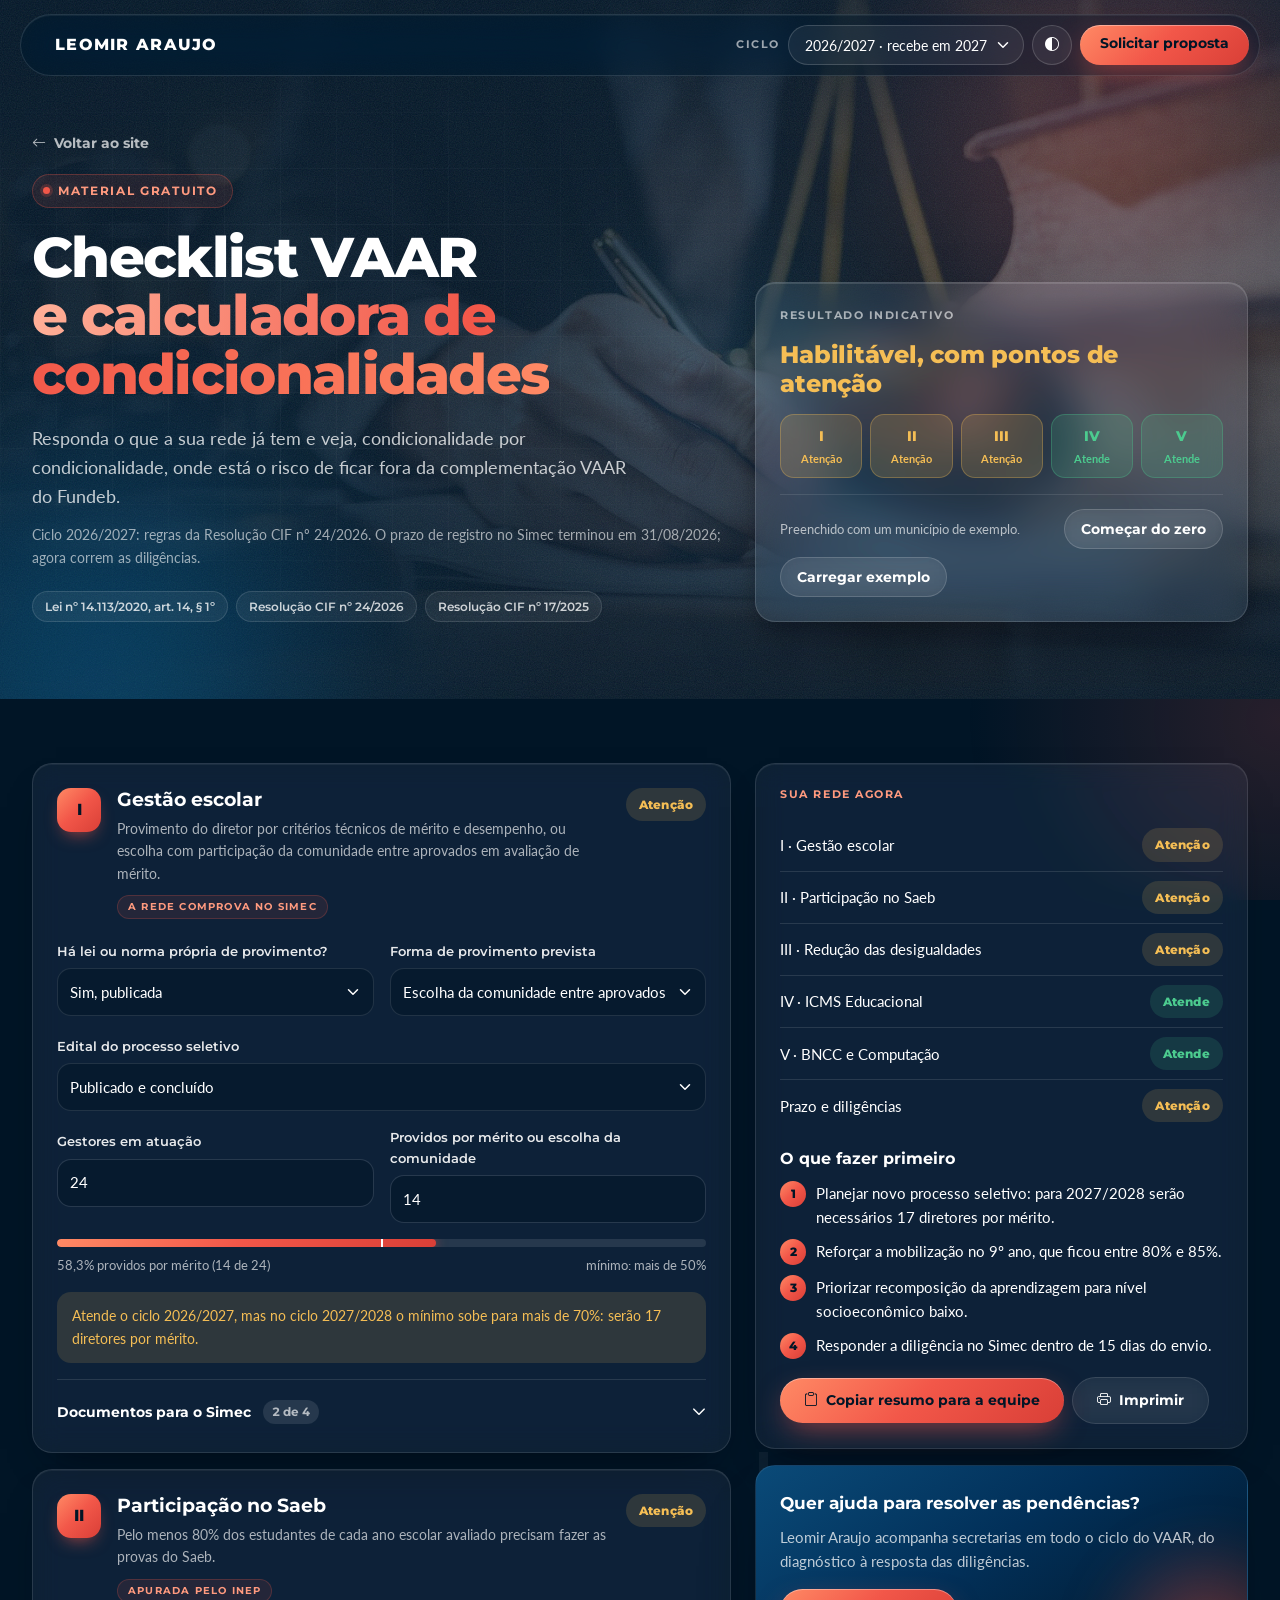
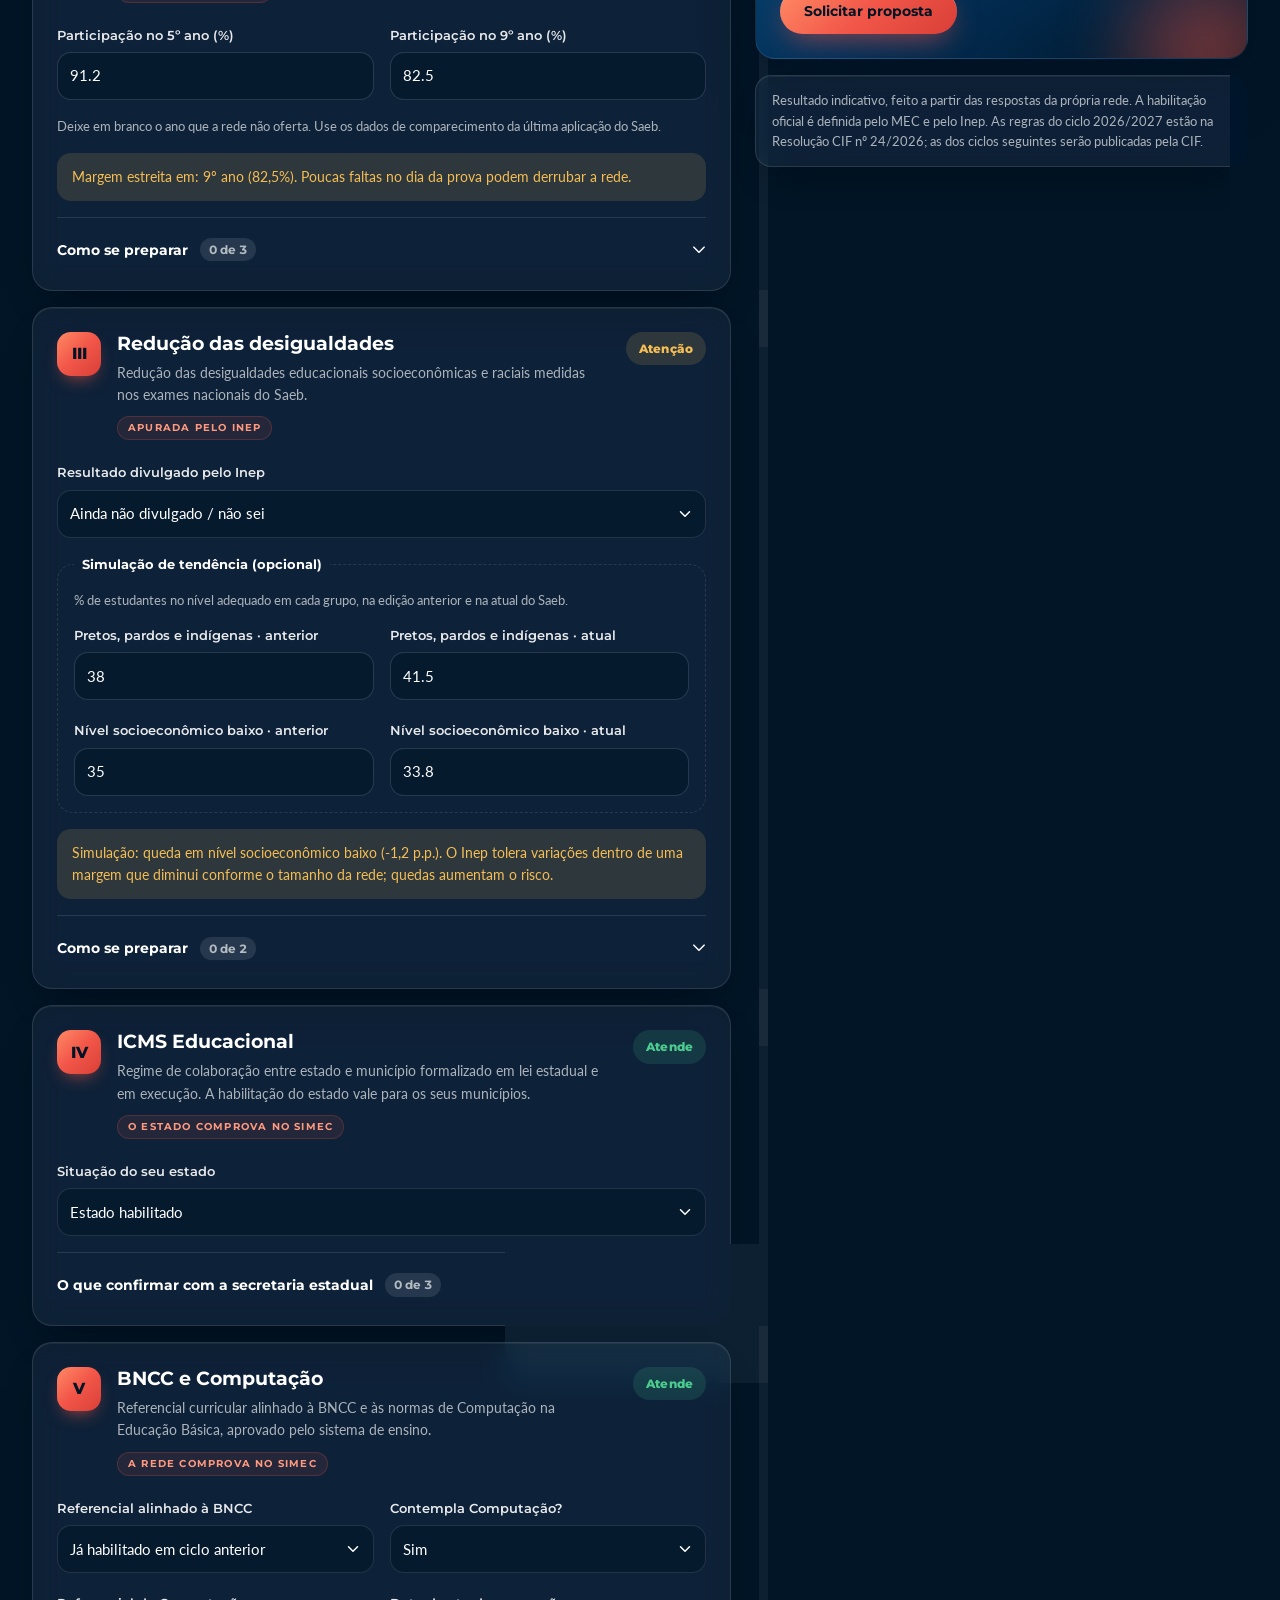
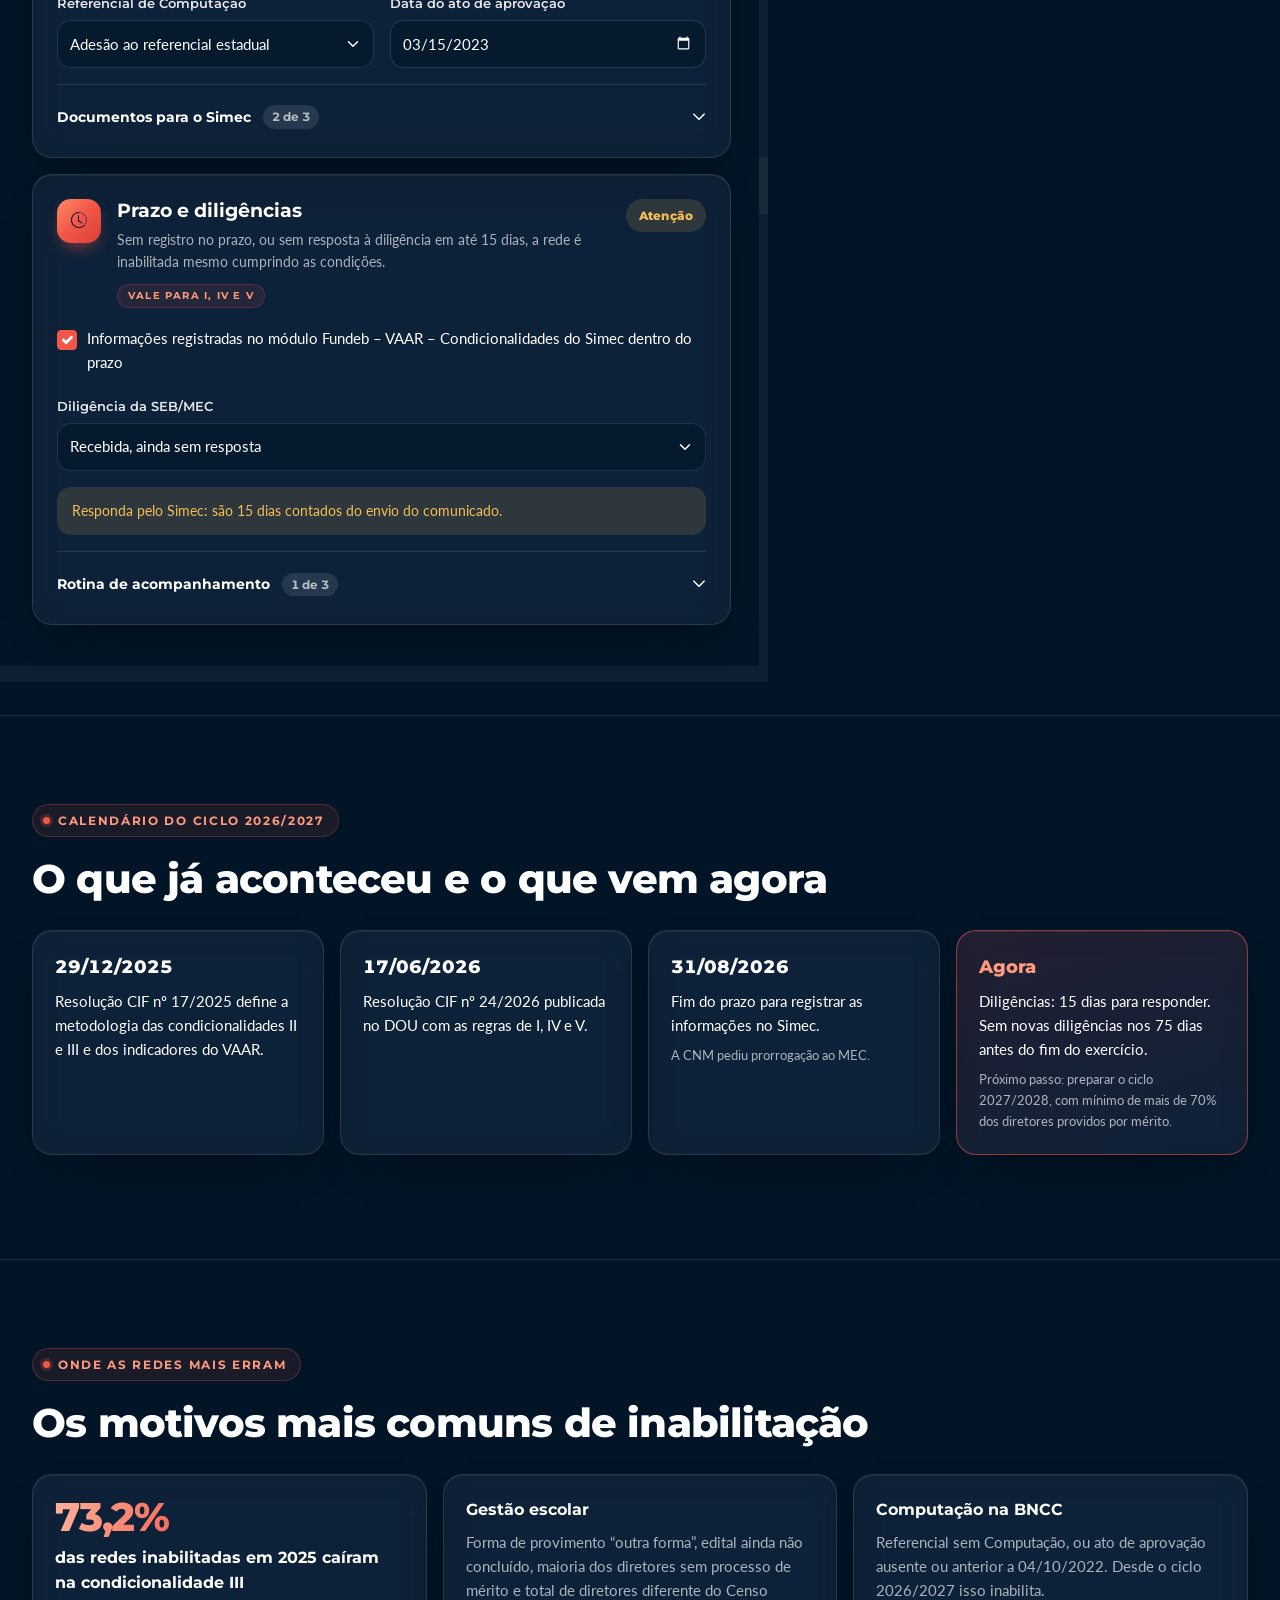
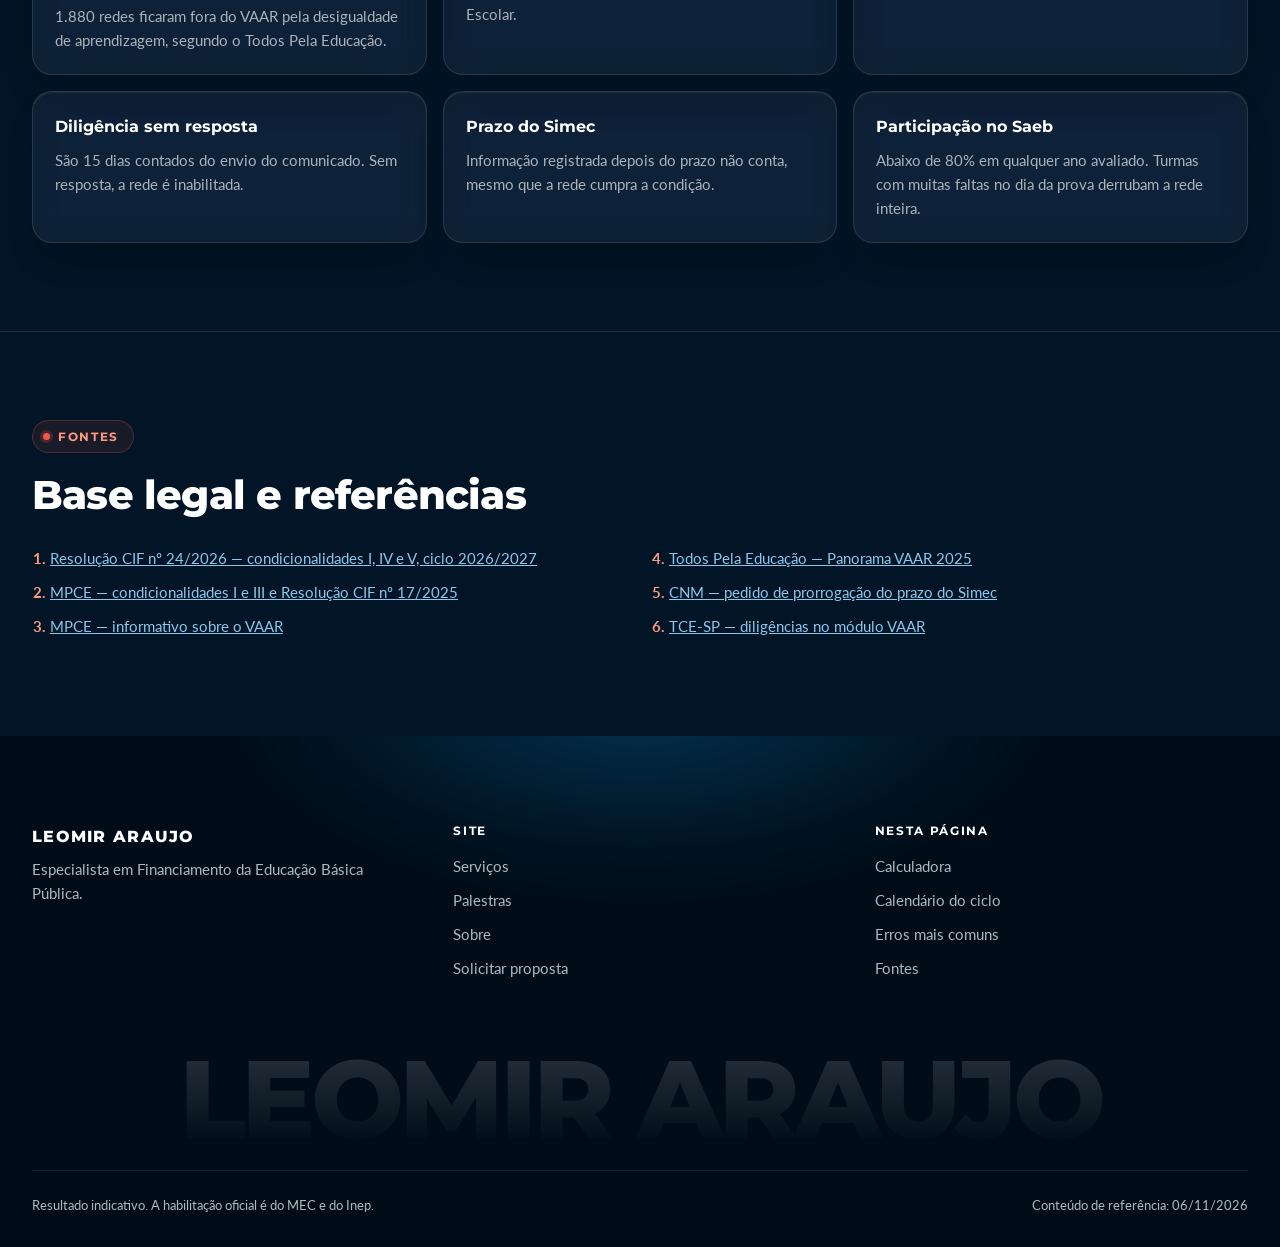
<file: checklist-vaar/index.html>
<!doctype html>
<html lang="pt-BR" data-bs-theme="dark">
<head>
  <meta charset="utf-8">
  <meta name="viewport" content="width=device-width, initial-scale=1">
  <title>Checklist VAAR | Leomir Araujo</title>
  <meta name="description" content="Checklist e calculadora indicativa das cinco condicionalidades do VAAR/Fundeb, com base na Resolução CIF nº 24/2026.">
  <link rel="icon" href="../assets/img/favicon.svg" type="image/svg+xml">
  <meta name="theme-color" content="#011526">
  <script>
    /* Aplica o tema salvo antes de desenhar a página (evita "piscar") */
    try { var t = localStorage.getItem('checklist-vaar-tema'); if (t) document.documentElement.setAttribute('data-bs-theme', t); } catch (e) {}
  </script>

  <!-- Fontes da marca -->
  <link rel="preconnect" href="https://fonts.googleapis.com">
  <link rel="preconnect" href="https://fonts.gstatic.com" crossorigin>
  <link href="https://fonts.googleapis.com/css2?family=Montserrat:wght@500;600;700;800&family=Lato:wght@400;700&display=swap" rel="stylesheet">

  <!-- Bootstrap 5 + ícones -->
  <link href="https://cdn.jsdelivr.net/npm/bootstrap@5.3.3/dist/css/bootstrap.min.css" rel="stylesheet">
  <link href="https://cdn.jsdelivr.net/npm/bootstrap-icons@1.11.3/font/bootstrap-icons.min.css" rel="stylesheet">

  <!-- Identidade do site (tokens, botões, menu, rodapé) + estilos do checklist -->
  <link href="../css/style.css" rel="stylesheet">
  <link href="css/style.css" rel="stylesheet">
</head>
<body>

  <a class="visually-hidden-focusable skip-link" href="#calc">Pular para a calculadora</a>

  <!-- ===================== TOPO (menu em pílula, igual ao site) ===================== -->
  <header class="site-header sticky-top" id="siteHeader">
    <div class="nav-pill">
      <div class="d-flex flex-wrap align-items-center justify-content-between gap-2">
        <a class="brand-name text-decoration-none" href="../index.html">LEOMIR ARAUJO</a>
        <div class="d-flex flex-wrap align-items-center gap-2 nav-tools">
          <label for="cycle" class="cycle-label">Ciclo</label>
          <select id="cycle" class="form-select cycle-select" aria-describedby="cycleHint">
            <option value="2026">2026/2027 · recebe em 2027</option>
            <option value="2027">2027/2028 · recebe em 2028</option>
            <option value="2028">2028/2029 · recebe em 2029</option>
            <option value="2029">2029/2030 · recebe em 2030</option>
          </select>
          <button type="button" class="btn btn-icon btn-glass" id="btnTema" aria-label="Alternar tema claro/escuro">
            <i class="bi bi-circle-half" aria-hidden="true"></i>
          </button>
          <a class="btn btn-coral d-none d-md-inline-flex" href="../index.html#contato">Solicitar proposta</a>
        </div>
      </div>
    </div>
  </header>

  <main>
    <!-- ===================== HERO ===================== -->
    <section class="vaar-hero">
      <!-- Foto de fundo: troque os arquivos mantendo a versão de celular (-sm) -->
      <picture class="vaar-cover" aria-hidden="true">
        <source media="(max-width: 767.98px)" srcset="assets/img/web/hero-checklist-sm.jpg">
        <img src="assets/img/web/hero-checklist.jpg" alt="" fetchpriority="high" decoding="async">
      </picture>
      <span class="vaar-shade" aria-hidden="true"></span>
      <div class="hero-bg" aria-hidden="true">
        <span class="blob b1"></span>
        <span class="blob b2"></span>
        <span class="blob b3"></span>
        <span class="hero-grid"></span>
        <span class="grain"></span>
      </div>
      <div class="container">
        <div class="row g-4 align-items-end">
          <div class="col-xl-7">
            <a href="../index.html" class="lp-back"><i class="bi bi-arrow-left" aria-hidden="true"></i> Voltar ao site</a>
            <p class="eyebrow eyebrow-coral">Material gratuito</p>
            <h1 class="vaar-title">Checklist&nbsp;VAAR <span class="text-grad">e calculadora de condicionalidades</span></h1>
            <p class="vaar-lead">Responda o que a sua rede já tem e veja, condicionalidade por condicionalidade, onde está o risco de ficar fora da complementação VAAR do Fundeb.</p>
            <p class="vaar-note" id="cycleHint"></p>
            <ul class="legal list-unstyled">
              <li>Lei nº 14.113/2020, art. 14, § 1º</li>
              <li>Resolução CIF nº 24/2026</li>
              <li>Resolução CIF nº 17/2025</li>
            </ul>
          </div>
          <div class="col-xl-5">
            <div class="verdict-card" aria-live="polite">
              <span class="verdict-label">RESULTADO INDICATIVO</span>
              <span class="verdict" id="verdict">—</span>
              <div class="chips" id="chips"></div>
              <div class="d-flex flex-wrap align-items-center gap-2 example-bar">
                <span id="exampleNote" class="me-auto">Preenchido com um município de exemplo.</span>
                <button class="btn btn-ghost" type="button" id="btnClear">Começar do zero</button>
                <button class="btn btn-ghost" type="button" id="btnExample">Carregar exemplo</button>
              </div>
            </div>
          </div>
        </div>
      </div>
    </section>

    <!-- ===================== CALCULADORA ===================== -->
    <section class="calc-section">
      <div class="container">
        <div class="row g-4 align-items-start">
          <div class="col-xl-7">
            <form class="d-grid gap-3" id="calc" novalidate>

              <!-- Condicionalidade I -->
              <article class="cond" id="c1">
                <div class="cond-head">
                  <span class="cond-num" aria-hidden="true">I</span>
                  <div>
                    <h2>Gestão escolar</h2>
                    <p>Provimento do diretor por critérios técnicos de mérito e desempenho, ou escolha com participação da comunidade entre aprovados em avaliação de mérito.</p>
                    <span class="who">A REDE COMPROVA NO SIMEC</span>
                  </div>
                  <span class="status" data-status="1"></span>
                </div>
                <div class="cond-body">
                  <div class="row g-3">
                    <div class="col-md-6">
                      <label for="i_lei" class="form-label">Há lei ou norma própria de provimento?</label>
                      <select id="i_lei" class="form-select">
                        <option value="">Selecione</option>
                        <option value="sim">Sim, publicada</option>
                        <option value="nao">Não</option>
                      </select>
                    </div>
                    <div class="col-md-6">
                      <label for="i_forma" class="form-label">Forma de provimento prevista</label>
                      <select id="i_forma" class="form-select">
                        <option value="">Selecione</option>
                        <option value="merito">Critérios técnicos de mérito e desempenho</option>
                        <option value="comunidade">Escolha da comunidade entre aprovados em avaliação</option>
                        <option value="outra">Outra forma (indicação, eleição sem avaliação)</option>
                      </select>
                    </div>
                    <div class="col-12">
                      <label for="i_edital" class="form-label">Edital do processo seletivo</label>
                      <select id="i_edital" class="form-select">
                        <option value="">Selecione</option>
                        <option value="concluido">Publicado e concluído</option>
                        <option value="andamento">Em andamento</option>
                        <option value="nao">Não há edital</option>
                      </select>
                    </div>
                    <div class="col-md-6">
                      <label for="i_total" class="form-label">Gestores em atuação</label>
                      <input id="i_total" type="number" min="0" step="1" inputmode="numeric" class="form-control">
                    </div>
                    <div class="col-md-6">
                      <label for="i_merito" class="form-label">Providos por mérito ou escolha da comunidade</label>
                      <input id="i_merito" type="number" min="0" step="1" inputmode="numeric" class="form-control">
                    </div>
                    <div class="col-12">
                      <div class="meter" aria-hidden="true"><div class="meter-fill" id="i_fill"></div><div class="meter-mark" id="i_mark"></div></div>
                      <div class="meter-row"><span id="i_pct">0% providos por mérito</span><span id="i_req">mínimo: mais de 50%</span></div>
                    </div>
                  </div>
                  <div class="msg" id="i_msg" hidden></div>
                  <details class="docs">
                    <summary>Documentos para o Simec <span class="docs-count" data-count="i"></span></summary>
                    <ul data-group="i">
                      <li><label><input type="checkbox" id="d_i1" class="form-check-input"><span>Norma de provimento em PDF<small>Tipo, número, data de publicação e artigos que tratam da forma de provimento.</small></span></label></li>
                      <li><label><input type="checkbox" id="d_i2" class="form-check-input"><span>Edital do processo seletivo já concluído<small>Com as etapas: títulos, prova de conhecimento, entrevista, plano de gestão ou curso de formação.</small></span></label></li>
                      <li><label><input type="checkbox" id="d_i3" class="form-check-input"><span>Relação dos diretores em atuação<small>Quantos efetivos, quantos providos por mérito, quantos escolhidos com a comunidade, formação.</small></span></label></li>
                      <li><label><input type="checkbox" id="d_i4" class="form-check-input"><span>Conferência com o Censo Escolar<small>Total de diretores muito abaixo do Censo gera diligência.</small></span></label></li>
                    </ul>
                  </details>
                </div>
              </article>

              <!-- Condicionalidade II -->
              <article class="cond" id="c2">
                <div class="cond-head">
                  <span class="cond-num" aria-hidden="true">II</span>
                  <div>
                    <h2>Participação no Saeb</h2>
                    <p>Pelo menos 80% dos estudantes de cada ano escolar avaliado precisam fazer as provas do Saeb.</p>
                    <span class="who">APURADA PELO INEP</span>
                  </div>
                  <span class="status" data-status="2"></span>
                </div>
                <div class="cond-body">
                  <div class="row g-3">
                    <div class="col-md-6">
                      <label for="ii_5" class="form-label">Participação no 5º ano (%)</label>
                      <input id="ii_5" type="number" min="0" max="100" step="0.1" inputmode="decimal" class="form-control">
                    </div>
                    <div class="col-md-6">
                      <label for="ii_9" class="form-label">Participação no 9º ano (%)</label>
                      <input id="ii_9" type="number" min="0" max="100" step="0.1" inputmode="decimal" class="form-control">
                    </div>
                    <p class="hint col-12 mb-0">Deixe em branco o ano que a rede não oferta. Use os dados de comparecimento da última aplicação do Saeb.</p>
                  </div>
                  <div class="msg" id="ii_msg" hidden></div>
                  <details class="docs">
                    <summary>Como se preparar <span class="docs-count" data-count="ii"></span></summary>
                    <ul data-group="ii">
                      <li><label><input type="checkbox" id="d_ii1" class="form-check-input"><span>Turmas e matrículas corretas no Censo Escolar<small>A participação é calculada sobre os estudantes informados.</small></span></label></li>
                      <li><label><input type="checkbox" id="d_ii2" class="form-check-input"><span>Calendário de mobilização nas escolas<small>Comunicação às famílias e controle de faltas nos dias de prova.</small></span></label></li>
                      <li><label><input type="checkbox" id="d_ii3" class="form-check-input"><span>Responsável pelo acompanhamento da aplicação<small>Por escola, com lista de presença por turma.</small></span></label></li>
                    </ul>
                  </details>
                </div>
              </article>

              <!-- Condicionalidade III -->
              <article class="cond" id="c3">
                <div class="cond-head">
                  <span class="cond-num" aria-hidden="true">III</span>
                  <div>
                    <h2>Redução das desigualdades</h2>
                    <p>Redução das desigualdades educacionais socioeconômicas e raciais medidas nos exames nacionais do Saeb.</p>
                    <span class="who">APURADA PELO INEP</span>
                  </div>
                  <span class="status" data-status="3"></span>
                </div>
                <div class="cond-body">
                  <div>
                    <label for="iii_res" class="form-label">Resultado divulgado pelo Inep</label>
                    <select id="iii_res" class="form-select">
                      <option value="">Ainda não divulgado / não sei</option>
                      <option value="sim">Atende</option>
                      <option value="nao">Não atende</option>
                    </select>
                  </div>
                  <fieldset class="simulacao">
                    <legend>Simulação de tendência (opcional)</legend>
                    <p class="hint">% de estudantes no nível adequado em cada grupo, na edição anterior e na atual do Saeb.</p>
                    <div class="row g-3">
                      <div class="col-md-6"><label for="iii_ppi_a" class="form-label">Pretos, pardos e indígenas · anterior</label><input id="iii_ppi_a" type="number" min="0" max="100" step="0.1" inputmode="decimal" class="form-control"></div>
                      <div class="col-md-6"><label for="iii_ppi_b" class="form-label">Pretos, pardos e indígenas · atual</label><input id="iii_ppi_b" type="number" min="0" max="100" step="0.1" inputmode="decimal" class="form-control"></div>
                      <div class="col-md-6"><label for="iii_nse_a" class="form-label">Nível socioeconômico baixo · anterior</label><input id="iii_nse_a" type="number" min="0" max="100" step="0.1" inputmode="decimal" class="form-control"></div>
                      <div class="col-md-6"><label for="iii_nse_b" class="form-label">Nível socioeconômico baixo · atual</label><input id="iii_nse_b" type="number" min="0" max="100" step="0.1" inputmode="decimal" class="form-control"></div>
                    </div>
                  </fieldset>
                  <div class="msg" id="iii_msg" hidden></div>
                  <details class="docs">
                    <summary>Como se preparar <span class="docs-count" data-count="iii"></span></summary>
                    <ul data-group="iii">
                      <li><label><input type="checkbox" id="d_iii1" class="form-check-input"><span>Leitura do resultado da rede no Saeb por grupo<small>Pretos, pardos e indígenas e nível socioeconômico baixo.</small></span></label></li>
                      <li><label><input type="checkbox" id="d_iii2" class="form-check-input"><span>Plano de recomposição da aprendizagem focado nesses grupos<small>Com metas por escola e acompanhamento bimestral.</small></span></label></li>
                    </ul>
                  </details>
                </div>
              </article>

              <!-- Condicionalidade IV -->
              <article class="cond" id="c4">
                <div class="cond-head">
                  <span class="cond-num" aria-hidden="true">IV</span>
                  <div>
                    <h2>ICMS Educacional</h2>
                    <p>Regime de colaboração entre estado e município formalizado em lei estadual e em execução. A habilitação do estado vale para os seus municípios.</p>
                    <span class="who">O ESTADO COMPROVA NO SIMEC</span>
                  </div>
                  <span class="status" data-status="4"></span>
                </div>
                <div class="cond-body">
                  <div>
                    <label for="iv_estado" class="form-label">Situação do seu estado</label>
                    <select id="iv_estado" class="form-select">
                      <option value="">Não sei</option>
                      <option value="sim">Estado habilitado</option>
                      <option value="nao">Estado não habilitado</option>
                    </select>
                  </div>
                  <div class="msg" id="iv_msg" hidden></div>
                  <details class="docs">
                    <summary>O que confirmar com a secretaria estadual <span class="docs-count" data-count="iv"></span></summary>
                    <ul data-group="iv">
                      <li><label><input type="checkbox" id="d_iv1" class="form-check-input"><span>Lei estadual do ICMS Educação aprovada<small>Número, data e artigos sobre a parcela vinculada a indicadores educacionais.</small></span></label></li>
                      <li><label><input type="checkbox" id="d_iv2" class="form-check-input"><span>Pelo menos 10 pontos percentuais da cota municipal distribuídos por indicadores<small>De melhoria da aprendizagem e equidade, considerando o nível socioeconômico.</small></span></label></li>
                      <li><label><input type="checkbox" id="d_iv3" class="form-check-input"><span>Registro do estado feito no Simec dentro do prazo</span></label></li>
                    </ul>
                  </details>
                </div>
              </article>

              <!-- Condicionalidade V -->
              <article class="cond" id="c5">
                <div class="cond-head">
                  <span class="cond-num" aria-hidden="true">V</span>
                  <div>
                    <h2>BNCC e Computação</h2>
                    <p>Referencial curricular alinhado à BNCC e às normas de Computação na Educação Básica, aprovado pelo sistema de ensino.</p>
                    <span class="who">A REDE COMPROVA NO SIMEC</span>
                  </div>
                  <span class="status" data-status="5"></span>
                </div>
                <div class="cond-body">
                  <div class="row g-3">
                    <div class="col-md-6">
                      <label for="v_bncc" class="form-label">Referencial alinhado à BNCC</label>
                      <select id="v_bncc" class="form-select">
                        <option value="">Selecione</option>
                        <option value="habilitado">Já habilitado em ciclo anterior</option>
                        <option value="sim">Aprovado, com ato</option>
                        <option value="nao">Não aprovado</option>
                      </select>
                    </div>
                    <div class="col-md-6">
                      <label for="v_comp" class="form-label">Contempla Computação?</label>
                      <select id="v_comp" class="form-select">
                        <option value="">Selecione</option>
                        <option value="sim">Sim</option>
                        <option value="nao">Não</option>
                      </select>
                    </div>
                    <div class="col-md-6">
                      <label for="v_tipo" class="form-label">Referencial de Computação</label>
                      <select id="v_tipo" class="form-select">
                        <option value="">Selecione</option>
                        <option value="adesao">Adesão ao referencial estadual</option>
                        <option value="proprio">Próprio</option>
                        <option value="misto">Misto, por etapa</option>
                      </select>
                    </div>
                    <div class="col-md-6">
                      <label for="v_data" class="form-label">Data do ato de aprovação</label>
                      <input id="v_data" type="date" class="form-control">
                    </div>
                  </div>
                  <div class="msg" id="v_msg" hidden></div>
                  <details class="docs">
                    <summary>Documentos para o Simec <span class="docs-count" data-count="v"></span></summary>
                    <ul data-group="v">
                      <li><label><input type="checkbox" id="d_v1" class="form-check-input"><span>Referencial curricular alinhado à BNCC em PDF<small>Dispensado de novo envio se a rede já foi habilitada antes.</small></span></label></li>
                      <li><label><input type="checkbox" id="d_v2" class="form-check-input"><span>Referencial de Computação em PDF<small>Conforme Resoluções CNE/CEB nº 1/2022 e nº 2/2025.</small></span></label></li>
                      <li><label><input type="checkbox" id="d_v3" class="form-check-input"><span>Ato de aprovação posterior a 04/10/2022<small>Resolução ou parecer do conselho do sistema de ensino.</small></span></label></li>
                    </ul>
                  </details>
                </div>
              </article>

              <!-- Prazo e diligências -->
              <article class="cond" id="c6">
                <div class="cond-head">
                  <span class="cond-num" aria-hidden="true"><i class="bi bi-clock-history"></i></span>
                  <div>
                    <h2>Prazo e diligências</h2>
                    <p>Sem registro no prazo, ou sem resposta à diligência em até 15 dias, a rede é inabilitada mesmo cumprindo as condições.</p>
                    <span class="who">VALE PARA I, IV E V</span>
                  </div>
                  <span class="status" data-status="6"></span>
                </div>
                <div class="cond-body">
                  <div class="form-check">
                    <input class="form-check-input" type="checkbox" id="p_reg">
                    <label class="form-check-label" for="p_reg">Informações registradas no módulo Fundeb – VAAR – Condicionalidades do Simec dentro do prazo</label>
                  </div>
                  <div>
                    <label for="p_dil" class="form-label">Diligência da SEB/MEC</label>
                    <select id="p_dil" class="form-select">
                      <option value="nenhuma">Não houve diligência</option>
                      <option value="respondida">Recebida e respondida em até 15 dias</option>
                      <option value="aberta">Recebida, ainda sem resposta</option>
                      <option value="perdida">Prazo de 15 dias vencido sem resposta</option>
                    </select>
                  </div>
                  <div class="msg" id="p_msg" hidden></div>
                  <details class="docs">
                    <summary>Rotina de acompanhamento <span class="docs-count" data-count="p"></span></summary>
                    <ul data-group="p">
                      <li><label><input type="checkbox" id="d_p1" class="form-check-input"><span>Usuário com acesso ativo ao Simec<small>E um substituto, para férias ou troca de gestão.</small></span></label></li>
                      <li><label><input type="checkbox" id="d_p2" class="form-check-input"><span>Consulta semanal da aba “situação” do módulo<small>A diligência chega pelo Simec e o prazo corre a partir do envio.</small></span></label></li>
                      <li><label><input type="checkbox" id="d_p3" class="form-check-input"><span>CACS informado do envio e do resultado<small>Ministérios Públicos têm cobrado conselhos e secretarias sobre o VAAR.</small></span></label></li>
                    </ul>
                  </details>
                </div>
              </article>
            </form>
          </div>

          <!-- Painel de resultado -->
          <aside class="col-xl-5" aria-label="Resultado">
            <div class="panel">
              <section class="result">
                <h2>SUA REDE AGORA</h2>
                <div class="result-rows" id="rows"></div>
                <div>
                  <h3 class="actions-title">O que fazer primeiro</h3>
                  <ol class="actions" id="actions"></ol>
                  <p class="empty-actions" id="noActions" hidden>Nenhuma pendência encontrada. Guarde os comprovantes e acompanhe a aba “situação” no Simec.</p>
                </div>
                <div class="d-flex flex-wrap align-items-center gap-2">
                  <button class="btn btn-coral" type="button" id="btnCopy"><i class="bi bi-clipboard me-2" aria-hidden="true"></i>Copiar resumo para a equipe</button>
                  <button class="btn btn-ghost" type="button" id="btnPrint"><i class="bi bi-printer me-2" aria-hidden="true"></i>Imprimir</button>
                  <span class="toast-msg" id="toast" role="status"></span>
                </div>
                <textarea id="copyFallback" class="form-control" aria-label="Resumo para copiar" readonly hidden></textarea>
              </section>

              <!-- CTA para o site do Leomir -->
              <section class="cta-card">
                <strong>Quer ajuda para resolver as pendências?</strong>
                <p>Leomir Araujo acompanha secretarias em todo o ciclo do VAAR, do diagnóstico à resposta das diligências.</p>
                <a class="btn btn-coral" href="https://helaaodev.github.io/leomir_araujo_landingpage/#contato">Solicitar proposta</a>
              </section>

              <p class="disclaimer">Resultado indicativo, feito a partir das respostas da própria rede. A habilitação oficial é definida pelo MEC e pelo Inep. As regras do ciclo 2026/2027 estão na Resolução CIF nº 24/2026; as dos ciclos seguintes serão publicadas pela CIF.</p>
            </div>
          </aside>
        </div>
      </div>
    </section>

    <!-- ===================== CALENDÁRIO ===================== -->
    <section class="band" id="calendario">
      <div class="container">
        <p class="eyebrow">Calendário do ciclo 2026/2027</p>
        <h2 class="band-title">O que já aconteceu e o que vem agora</h2>
        <ol class="row g-3 list-unstyled timeline">
          <li class="col-sm-6 col-lg-3"><div class="tl-item"><span class="when">29/12/2025</span><p>Resolução CIF nº 17/2025 define a metodologia das condicionalidades II e III e dos indicadores do VAAR.</p></div></li>
          <li class="col-sm-6 col-lg-3"><div class="tl-item"><span class="when">17/06/2026</span><p>Resolução CIF nº 24/2026 publicada no DOU com as regras de I, IV e V.</p></div></li>
          <li class="col-sm-6 col-lg-3"><div class="tl-item"><span class="when">31/08/2026</span><p>Fim do prazo para registrar as informações no Simec.</p><small>A CNM pediu prorrogação ao MEC.</small></div></li>
          <li class="col-sm-6 col-lg-3"><div class="tl-item now"><span class="when">Agora</span><p>Diligências: 15 dias para responder. Sem novas diligências nos 75 dias antes do fim do exercício.</p><small>Próximo passo: preparar o ciclo 2027/2028, com mínimo de mais de 70% dos diretores providos por mérito.</small></div></li>
        </ol>
      </div>
    </section>

    <!-- ===================== ERROS COMUNS ===================== -->
    <section class="band" id="erros">
      <div class="container">
        <p class="eyebrow">Onde as redes mais erram</p>
        <h2 class="band-title">Os motivos mais comuns de inabilitação</h2>
        <div class="row g-3">
          <div class="col-md-6 col-lg-4"><div class="err"><span class="big">73,2%</span><strong>das redes inabilitadas em 2025 caíram na condicionalidade III</strong><p>1.880 redes ficaram fora do VAAR pela desigualdade de aprendizagem, segundo o Todos Pela Educação.</p></div></div>
          <div class="col-md-6 col-lg-4"><div class="err"><strong>Gestão escolar</strong><p>Forma de provimento “outra forma”, edital ainda não concluído, maioria dos diretores sem processo de mérito e total de diretores diferente do Censo Escolar.</p></div></div>
          <div class="col-md-6 col-lg-4"><div class="err"><strong>Computação na BNCC</strong><p>Referencial sem Computação, ou ato de aprovação ausente ou anterior a 04/10/2022. Desde o ciclo 2026/2027 isso inabilita.</p></div></div>
          <div class="col-md-6 col-lg-4"><div class="err"><strong>Diligência sem resposta</strong><p>São 15 dias contados do envio do comunicado. Sem resposta, a rede é inabilitada.</p></div></div>
          <div class="col-md-6 col-lg-4"><div class="err"><strong>Prazo do Simec</strong><p>Informação registrada depois do prazo não conta, mesmo que a rede cumpra a condição.</p></div></div>
          <div class="col-md-6 col-lg-4"><div class="err"><strong>Participação no Saeb</strong><p>Abaixo de 80% em qualquer ano avaliado. Turmas com muitas faltas no dia da prova derrubam a rede inteira.</p></div></div>
        </div>
      </div>
    </section>

    <!-- ===================== FONTES ===================== -->
    <section class="band" id="fontes">
      <div class="container">
        <p class="eyebrow">Fontes</p>
        <h2 class="band-title">Base legal e referências</h2>
        <ol class="sources">
          <li><a href="https://www.gov.br/fnde/pt-br/acesso-a-informacao/acoes-e-programas/financiamento/fundeb/legislacao/2026/resolucao-cif-no-24-de-15-de-junho-de-2026" target="_blank" rel="noopener">Resolução CIF nº 24/2026 — condicionalidades I, IV e V, ciclo 2026/2027</a></li>
          <li><a href="https://mpce.mp.br/institucional/centros-de-apoio-operacional/caoeduc/kits-de-atuacao/kit-fundeb-complementacao-vaar/fundeb-vaar-condicionalidades-inabilitacao/" target="_blank" rel="noopener">MPCE — condicionalidades I e III e Resolução CIF nº 17/2025</a></li>
          <li><a href="https://mpce.mp.br/wp-content/uploads/2025/07/20250090-Infomativo-FUNDE-SOBRE-VAAR-CAOEDUC.pdf" target="_blank" rel="noopener">MPCE — informativo sobre o VAAR</a></li>
          <li><a href="https://todospelaeducacao.org.br/wordpress/wp-content/uploads/2025/08/panorama-vaar-2025.pdf" target="_blank" rel="noopener">Todos Pela Educação — Panorama VAAR 2025</a></li>
          <li><a href="https://cnm.org.br/storage/noticias/2026/Links/OF_952_2026_MEC_SEB_Prorroga%C3%A7%C3%A3o%20de%20prazo_SIMEC.pdf" target="_blank" rel="noopener">CNM — pedido de prorrogação do prazo do Simec</a></li>
          <li><a href="https://tce.sp.gov.br/legislacao/comunicado/correcao-informacoes-vaar-fundeb" target="_blank" rel="noopener">TCE-SP — diligências no módulo VAAR</a></li>
        </ol>
      </div>
    </section>
  </main>

  <!-- ===================== RODAPÉ (igual ao site) ===================== -->
  <footer class="site-footer">
    <div class="container">
      <div class="row g-5">
        <div class="col-md-6 col-lg-4">
          <span class="brand-name text-white">LEOMIR ARAUJO</span>
          <p class="mt-2 mb-0">Especialista em Financiamento da Educação Básica Pública.</p>
        </div>
        <nav class="col-6 col-lg-4" aria-label="Rodapé — site">
          <h2 class="footer-title">SITE</h2>
          <ul class="list-unstyled footer-links">
            <li><a href="../index.html#servicos">Serviços</a></li>
            <li><a href="../index.html#palestras">Palestras</a></li>
            <li><a href="../curriculo.html">Sobre</a></li>
            <li><a href="../index.html#contato">Solicitar proposta</a></li>
          </ul>
        </nav>
        <nav class="col-6 col-lg-4" aria-label="Rodapé — checklist">
          <h2 class="footer-title">NESTA PÁGINA</h2>
          <ul class="list-unstyled footer-links">
            <li><a href="#calc">Calculadora</a></li>
            <li><a href="#calendario">Calendário do ciclo</a></li>
            <li><a href="#erros">Erros mais comuns</a></li>
            <li><a href="#fontes">Fontes</a></li>
          </ul>
        </nav>
      </div>
      <span class="footer-wordmark" aria-hidden="true">LEOMIR ARAUJO</span>
      <div class="footer-bottom">
        <span>Resultado indicativo. A habilitação oficial é do MEC e do Inep.</span>
        <span>Conteúdo de referência: 06/11/2026</span>
      </div>
    </div>
  </footer>

  <script src="https://cdn.jsdelivr.net/npm/bootstrap@5.3.3/dist/js/bootstrap.bundle.min.js"></script>
  <script src="js/regras.js"></script>
  <script src="js/main.js"></script>
</body>
</html>
</file>
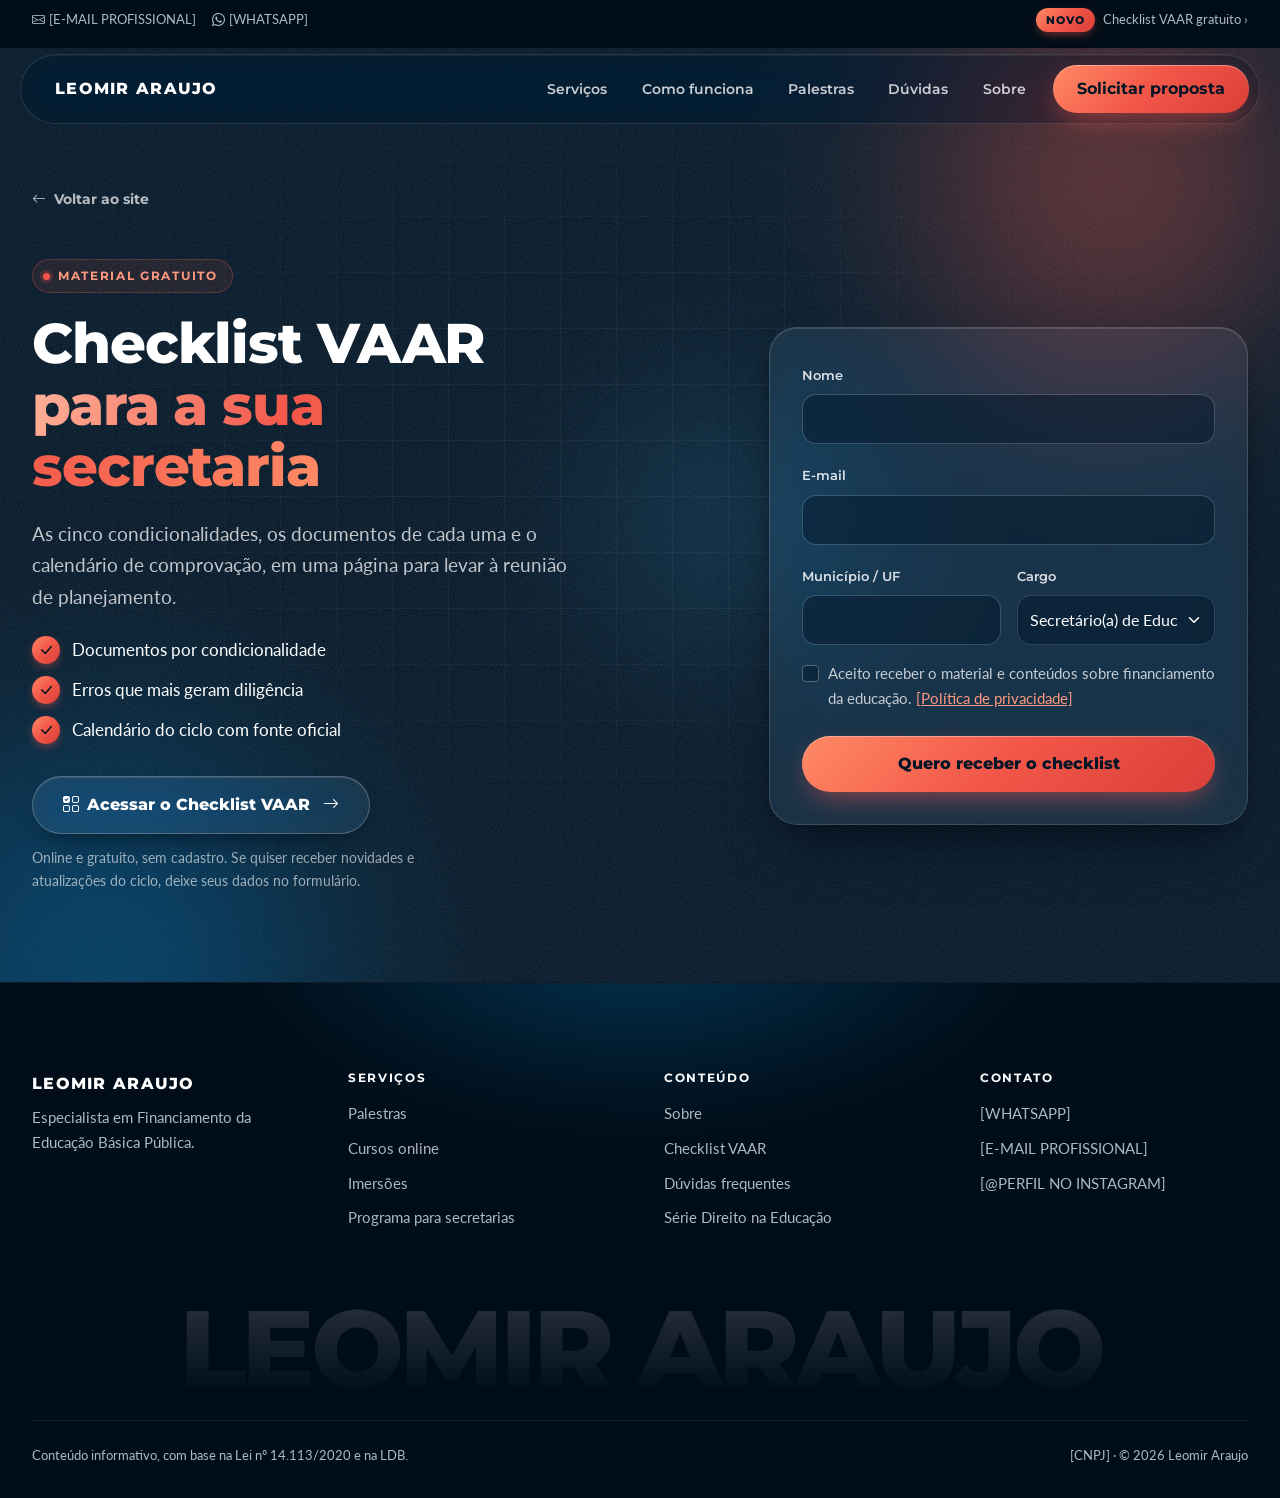
<file: checklist.html>
<!doctype html>
<html lang="pt-BR">
<head>
  <meta charset="utf-8">
  <meta name="viewport" content="width=device-width, initial-scale=1">
  <title>Checklist VAAR gratuito | Leomir Araujo</title>
  <meta name="description" content="Receba grátis o Checklist VAAR: as cinco condicionalidades, os documentos de cada uma e o calendário de comprovação em uma página.">
  <meta property="og:title" content="Checklist VAAR gratuito | Leomir Araujo">
  <meta property="og:description" content="As cinco condicionalidades do VAAR, os documentos e o calendário em uma página.">
  <meta property="og:type" content="website">
  <!-- <meta property="og:image" content="assets/img/og-image.jpg"> -->
  <meta name="theme-color" content="#011526">
  <link rel="icon" href="assets/img/favicon.svg" type="image/svg+xml">
  <script>document.documentElement.classList.add('js');</script>

  <!-- Fontes da marca -->
  <link rel="preconnect" href="https://fonts.googleapis.com">
  <link rel="preconnect" href="https://fonts.gstatic.com" crossorigin>
  <link href="https://fonts.googleapis.com/css2?family=Montserrat:wght@500;600;700;800&family=Lato:wght@400;700&display=swap" rel="stylesheet">

  <!-- Bootstrap 5 + ícones -->
  <link href="https://cdn.jsdelivr.net/npm/bootstrap@5.3.3/dist/css/bootstrap.min.css" rel="stylesheet">
  <link href="https://cdn.jsdelivr.net/npm/bootstrap-icons@1.11.3/font/bootstrap-icons.min.css" rel="stylesheet">

  <!-- Estilos do projeto -->
  <link href="css/style.css" rel="stylesheet">
</head>
<body class="page-dark">

  <a class="visually-hidden-focusable skip-link" href="#conteudo">Pular para o conteúdo</a>

  <!-- ===================== BARRA UTILITÁRIA ===================== -->
  <div class="topbar">
    <div class="container d-flex flex-wrap align-items-center justify-content-between gap-2 py-2">
      <div class="d-flex flex-wrap gap-3">
        <a href="mailto:contato@exemplo.com.br" class="topbar-link"><i class="bi bi-envelope me-1" aria-hidden="true"></i>[E-MAIL PROFISSIONAL]</a>
        <a href="https://wa.me/5500000000000" class="topbar-link"><i class="bi bi-whatsapp me-1" aria-hidden="true"></i>[WHATSAPP]</a>
      </div>
      <a href="checklist.html" aria-current="page" class="topbar-link">
        <span class="pill pill-coral me-2">NOVO</span>Checklist VAAR gratuito ›
      </a>
    </div>
  </div>

  <!-- ===================== MENU (pílula de vidro) ===================== -->
  <header class="site-header sticky-top" id="siteHeader">
    <div class="nav-pill">
      <nav class="navbar navbar-expand-lg" data-bs-theme="dark" aria-label="Principal">
        <div class="container-fluid px-0">
          <a class="navbar-brand d-flex align-items-center me-0" href="index.html">
            <span class="brand-name">LEOMIR ARAUJO</span>
          </a>
          <button class="navbar-toggler" type="button" data-bs-toggle="collapse" data-bs-target="#menuPrincipal" aria-controls="menuPrincipal" aria-expanded="false" aria-label="Abrir menu">
            <span class="navbar-toggler-icon"></span>
          </button>
          <div class="collapse navbar-collapse" id="menuPrincipal">
            <ul class="navbar-nav ms-auto align-items-lg-center gap-lg-1 pt-3 pt-lg-0">
              <li class="nav-item"><a class="nav-link" href="index.html#servicos">Serviços</a></li>
              <li class="nav-item"><a class="nav-link" href="index.html#como-funciona">Como funciona</a></li>
              <li class="nav-item"><a class="nav-link" href="index.html#palestras">Palestras</a></li>
              <li class="nav-item"><a class="nav-link" href="index.html#faq">Dúvidas</a></li>
              <li class="nav-item"><a class="nav-link" href="curriculo.html">Sobre</a></li>
              <li class="nav-item ms-lg-2 mt-2 mt-lg-0 pb-2 pb-lg-0"><a class="btn btn-coral" href="index.html#contato">Solicitar proposta</a></li>
            </ul>
          </div>
        </div>
      </nav>
    </div>
  </header>

  <main id="conteudo">

    <!-- ===================== CHECKLIST VAAR (página de captação) ===================== -->
    <section class="hero lp-hero" id="topo">
      <div class="hero-bg" aria-hidden="true">
        <span class="blob b1" data-parallax="30"></span>
        <span class="blob b2" data-parallax="-20"></span>
        <span class="blob b3" data-parallax="45"></span>
        <span class="hero-grid"></span>
        <span class="grain"></span>
      </div>

      <div class="hero-content">
        <div class="container">
          <a href="index.html" class="lp-back reveal"><i class="bi bi-arrow-left" aria-hidden="true"></i> Voltar ao site</a>
          <div class="row g-5 align-items-center">
            <div class="col-lg-6 reveal">
              <p class="eyebrow eyebrow-coral">Material gratuito</p>
              <h1 class="section-title text-white">Checklist&nbsp;VAAR <span class="text-grad">para a sua secretaria</span></h1>
              <p class="lp-lead">As cinco condicionalidades, os documentos de cada uma e o calendário de comprovação, em uma página para levar à reunião de planejamento.</p>
              <ul class="check-list list-unstyled mb-0 mt-4">
                <li><i class="bi bi-check-lg" aria-hidden="true"></i>Documentos por condicionalidade</li>
                <li><i class="bi bi-check-lg" aria-hidden="true"></i>Erros que mais geram diligência</li>
                <li><i class="bi bi-check-lg" aria-hidden="true"></i>Calendário do ciclo com fonte oficial</li>
              </ul>

              <!-- Acesso direto à ferramenta (MVP, sem cadastro) -->
              <div class="lp-access">
                <a href="checklist-vaar/index.html" class="btn btn-glass-light btn-lg">
                  <i class="bi bi-ui-checks-grid me-2" aria-hidden="true"></i>Acessar o Checklist VAAR
                  <i class="bi bi-arrow-right ms-2" aria-hidden="true"></i>
                </a>
                <small>Online e gratuito, sem cadastro. Se quiser receber novidades e atualizações do ciclo, deixe seus dados no formulário.</small>
              </div>
            </div>
            <div class="col-lg-6 col-xl-5 offset-xl-1">
              <!-- Ligue o action ao seu serviço de e-mail/CRM (RD Station, Mailchimp, Brevo, Formspree etc.) -->
              <form class="form-card form-glass reveal needs-validation js-form" data-table="leads_checklist" novalidate data-success="Cadastro recebido! Use o botão “Acessar o Checklist VAAR” para começar agora." aria-label="Receber o Checklist VAAR">
                <div class="mb-3">
                  <label for="ckNome" class="form-label">Nome</label>
                  <input id="ckNome" name="nome" type="text" class="form-control" autocomplete="name" required>
                  <div class="invalid-feedback">Informe seu nome.</div>
                </div>
                <div class="mb-3">
                  <label for="ckEmail" class="form-label">E-mail</label>
                  <input id="ckEmail" name="email" type="email" class="form-control" autocomplete="email" required>
                  <div class="invalid-feedback">Informe um e-mail válido.</div>
                </div>
                <div class="row g-3 mb-3">
                  <div class="col-sm-6">
                    <label for="ckMunicipio" class="form-label">Município / UF</label>
                    <input id="ckMunicipio" name="municipio" type="text" class="form-control" required>
                    <div class="invalid-feedback">Informe o município.</div>
                  </div>
                  <div class="col-sm-6">
                    <label for="ckCargo" class="form-label">Cargo</label>
                    <select id="ckCargo" name="cargo" class="form-select">
                      <option>Secretário(a) de Educação</option>
                      <option>Equipe técnica</option>
                      <option>Contador(a)</option>
                      <option>Conselheiro(a) do CACS</option>
                      <option>Outro</option>
                    </select>
                  </div>
                </div>
                <div class="form-check mb-4">
                  <input class="form-check-input" type="checkbox" id="ckLgpd" name="aceite_lgpd" required>
                  <label class="form-check-label small" for="ckLgpd">Aceito receber o material e conteúdos sobre financiamento da educação. <a href="#">[Política de privacidade]</a></label>
                  <div class="invalid-feedback">É preciso aceitar para receber o material.</div>
                </div>
                <div class="hp-field" aria-hidden="true"><label>Deixe em branco <input type="text" name="website" tabindex="-1" autocomplete="off"></label></div>
                <button type="submit" class="btn btn-coral btn-lg w-100">Quero receber o checklist</button>
                <div class="form-success alert alert-success mt-3 mb-0 d-none" role="status"></div>
              </form>
            </div>
          </div>
        </div>
      </div>
    </section>

  </main>

  <!-- ===================== RODAPÉ ===================== -->
  <footer class="site-footer">
    <div class="container">
      <div class="row g-5">
        <div class="col-md-6 col-lg-3">
          <span class="brand-name text-white">LEOMIR ARAUJO</span>
          <p class="mt-2 mb-0">Especialista em Financiamento da Educação Básica Pública.</p>
        </div>
        <nav class="col-6 col-lg-3" aria-label="Rodapé — serviços">
          <h2 class="footer-title">SERVIÇOS</h2>
          <ul class="list-unstyled footer-links">
            <li><a href="index.html#palestras">Palestras</a></li>
            <li><a href="index.html#servicos">Cursos online</a></li>
            <li><a href="index.html#servicos">Imersões</a></li>
            <li><a href="index.html#como-funciona">Programa para secretarias</a></li>
          </ul>
        </nav>
        <nav class="col-6 col-lg-3" aria-label="Rodapé — conteúdo">
          <h2 class="footer-title">CONTEÚDO</h2>
          <ul class="list-unstyled footer-links">
            <li><a href="curriculo.html">Sobre</a></li>
            <li><a href="checklist.html">Checklist VAAR</a></li>
            <li><a href="index.html#faq">Dúvidas frequentes</a></li>
            <li><a href="#">Série Direito na Educação</a></li>
          </ul>
        </nav>
        <div class="col-md-6 col-lg-3">
          <h2 class="footer-title">CONTATO</h2>
          <ul class="list-unstyled footer-links">
            <li><a href="https://wa.me/5500000000000">[WHATSAPP]</a></li>
            <li><a href="mailto:contato@exemplo.com.br">[E-MAIL PROFISSIONAL]</a></li>
            <li><a href="https://instagram.com/">[@PERFIL NO INSTAGRAM]</a></li>
          </ul>
        </div>
      </div>
      <span class="footer-wordmark" aria-hidden="true">LEOMIR ARAUJO</span>
      <div class="footer-bottom">
        <span>Conteúdo informativo, com base na Lei nº 14.113/2020 e na LDB.</span>
        <span>[CNPJ] · © <span id="anoAtual">2026</span> Leomir Araujo</span>
      </div>
    </div>
  </footer>

  <!-- Botão voltar ao topo -->
  <a href="#topo" class="back-to-top" id="backToTop" aria-label="Voltar ao topo"><i class="bi bi-arrow-up" aria-hidden="true"></i></a>

  <script src="https://cdn.jsdelivr.net/npm/bootstrap@5.3.3/dist/js/bootstrap.bundle.min.js"></script>
  <script src="js/config.js"></script>
  <script src="js/main.js"></script>
</body>
</html>
</file>
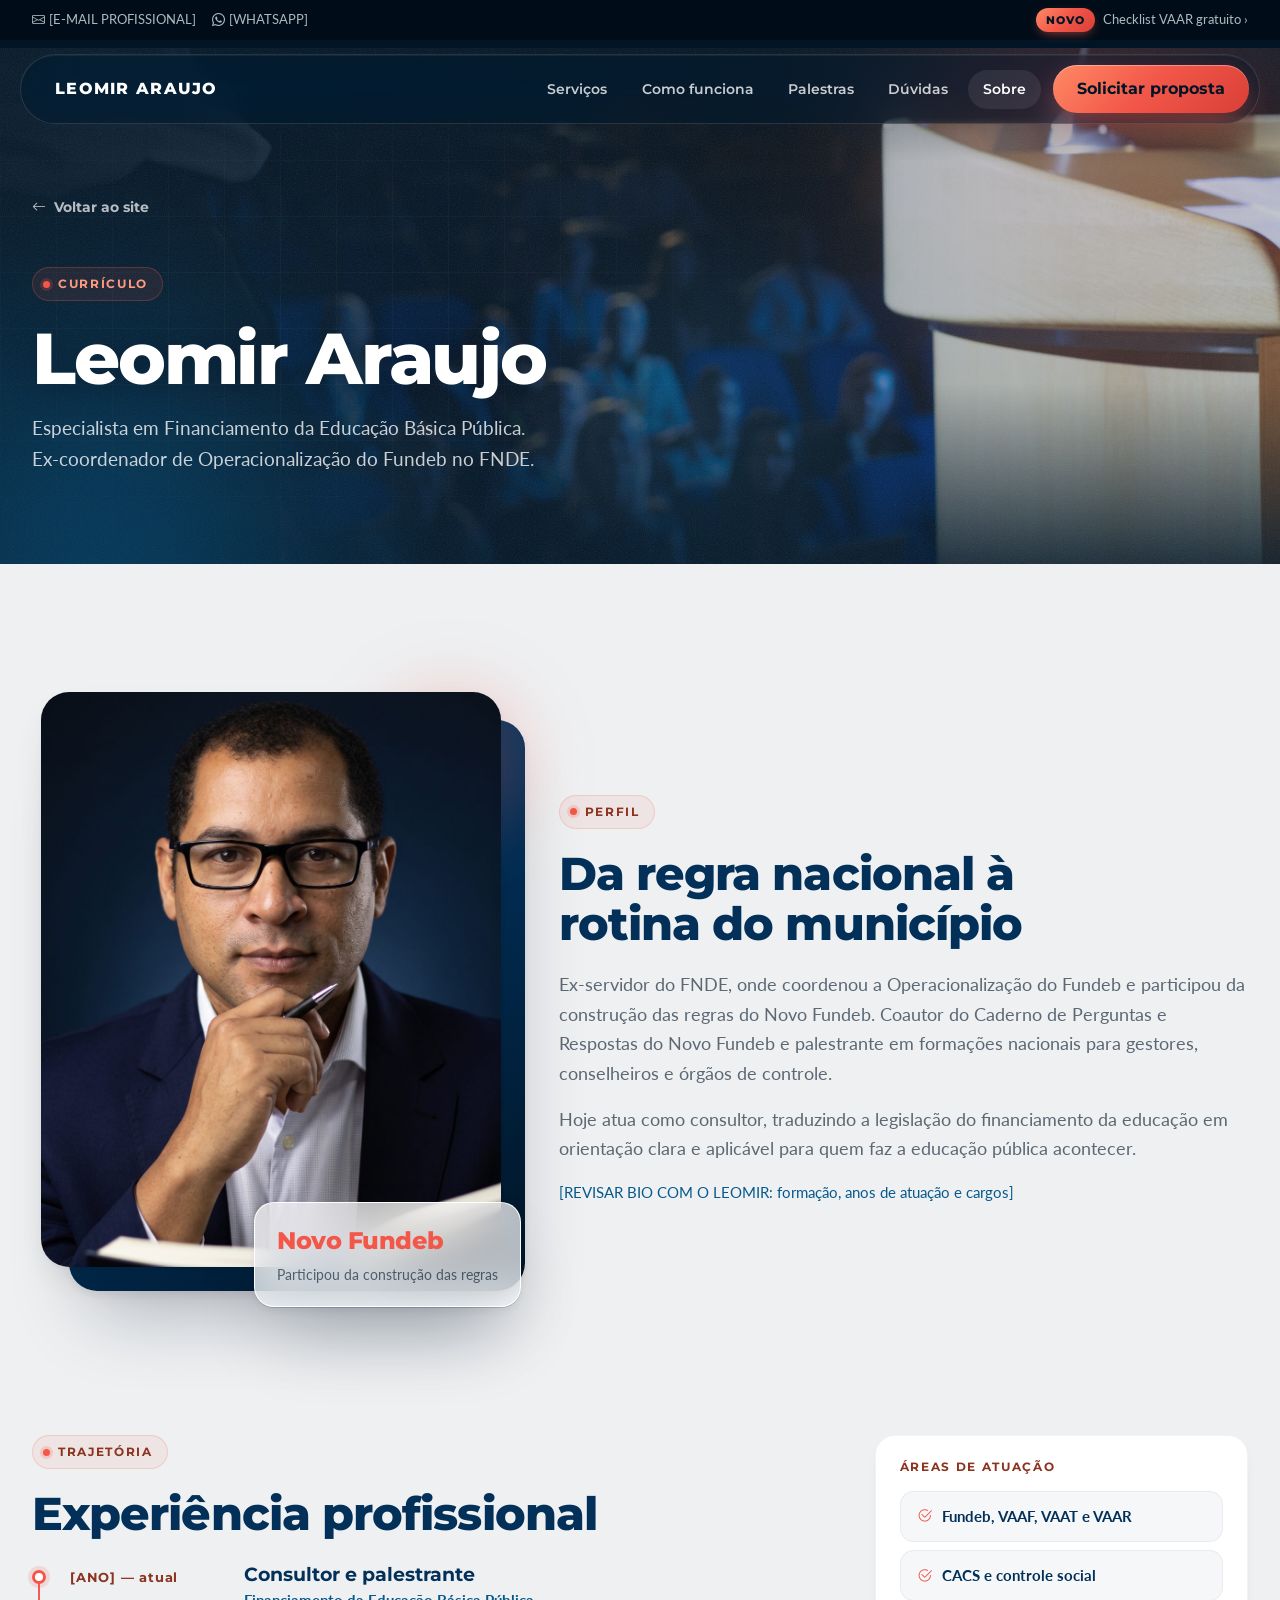
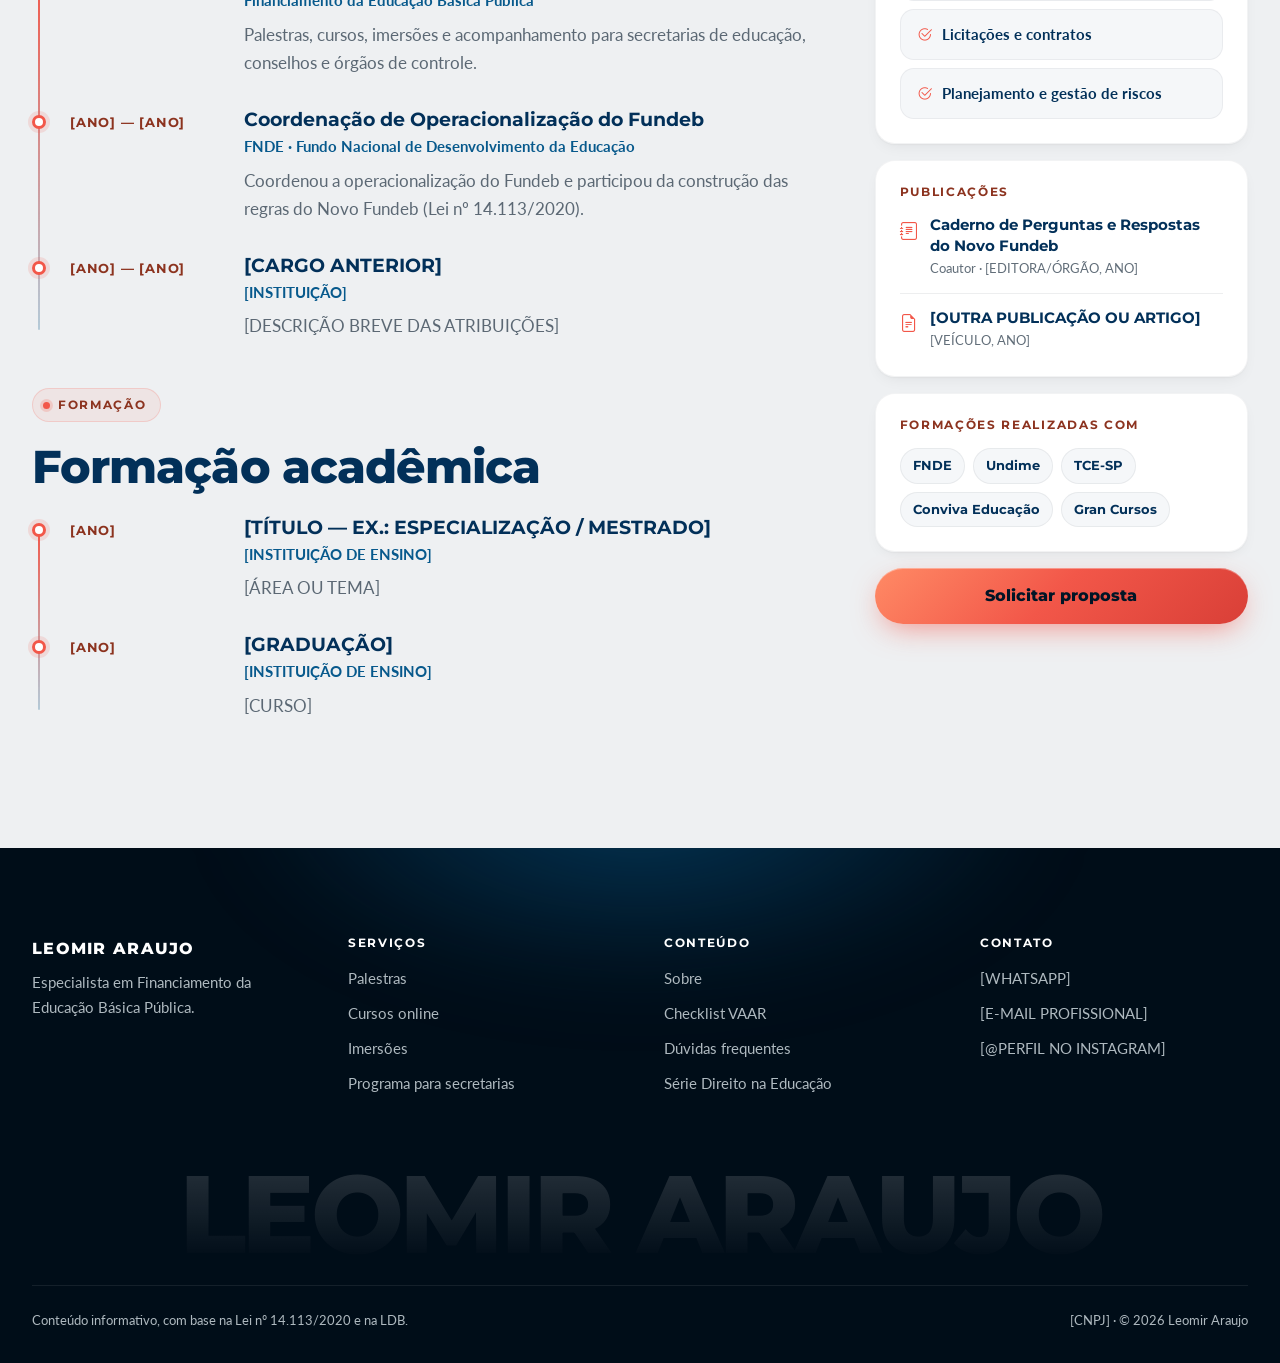
<file: curriculo.html>
<!doctype html>
<html lang="pt-BR">
<head>
  <meta charset="utf-8">
  <meta name="viewport" content="width=device-width, initial-scale=1">
  <title>Currículo | Leomir Araujo</title>
  <meta name="description" content="Currículo de Leomir Araujo: trajetória no FNDE, participação na construção do Novo Fundeb, publicações e áreas de atuação em financiamento da educação.">
  <meta property="og:title" content="Currículo | Leomir Araujo">
  <meta property="og:description" content="Trajetória, publicações e áreas de atuação em financiamento da educação básica pública.">
  <meta property="og:type" content="website">
  <!-- <meta property="og:image" content="assets/img/og-image.jpg"> -->
  <meta name="theme-color" content="#011526">
  <link rel="icon" href="assets/img/favicon.svg" type="image/svg+xml">
  <script>document.documentElement.classList.add('js');</script>

  <!-- Fontes da marca -->
  <link rel="preconnect" href="https://fonts.googleapis.com">
  <link rel="preconnect" href="https://fonts.gstatic.com" crossorigin>
  <link href="https://fonts.googleapis.com/css2?family=Montserrat:wght@500;600;700;800&family=Lato:wght@400;700&display=swap" rel="stylesheet">

  <!-- Bootstrap 5 + ícones -->
  <link href="https://cdn.jsdelivr.net/npm/bootstrap@5.3.3/dist/css/bootstrap.min.css" rel="stylesheet">
  <link href="https://cdn.jsdelivr.net/npm/bootstrap-icons@1.11.3/font/bootstrap-icons.min.css" rel="stylesheet">

  <!-- Estilos do projeto -->
  <link href="css/style.css" rel="stylesheet">
</head>
<body>

  <a class="visually-hidden-focusable skip-link" href="#conteudo">Pular para o conteúdo</a>

  <!-- ===================== BARRA UTILITÁRIA ===================== -->
  <div class="topbar">
    <div class="container d-flex flex-wrap align-items-center justify-content-between gap-2 py-2">
      <div class="d-flex flex-wrap gap-3">
        <a href="mailto:contato@exemplo.com.br" class="topbar-link"><i class="bi bi-envelope me-1" aria-hidden="true"></i>[E-MAIL PROFISSIONAL]</a>
        <a href="https://wa.me/5500000000000" class="topbar-link"><i class="bi bi-whatsapp me-1" aria-hidden="true"></i>[WHATSAPP]</a>
      </div>
      <a href="checklist.html" class="topbar-link">
        <span class="pill pill-coral me-2">NOVO</span>Checklist VAAR gratuito ›
      </a>
    </div>
  </div>

  <!-- ===================== MENU (pílula de vidro) ===================== -->
  <header class="site-header sticky-top" id="siteHeader">
    <div class="nav-pill">
      <nav class="navbar navbar-expand-lg" data-bs-theme="dark" aria-label="Principal">
        <div class="container-fluid px-0">
          <a class="navbar-brand d-flex align-items-center me-0" href="index.html">
            <span class="brand-name">LEOMIR ARAUJO</span>
          </a>
          <button class="navbar-toggler" type="button" data-bs-toggle="collapse" data-bs-target="#menuPrincipal" aria-controls="menuPrincipal" aria-expanded="false" aria-label="Abrir menu">
            <span class="navbar-toggler-icon"></span>
          </button>
          <div class="collapse navbar-collapse" id="menuPrincipal">
            <ul class="navbar-nav ms-auto align-items-lg-center gap-lg-1 pt-3 pt-lg-0">
              <li class="nav-item"><a class="nav-link" href="index.html#servicos">Serviços</a></li>
              <li class="nav-item"><a class="nav-link" href="index.html#como-funciona">Como funciona</a></li>
              <li class="nav-item"><a class="nav-link" href="index.html#palestras">Palestras</a></li>
              <li class="nav-item"><a class="nav-link" href="index.html#faq">Dúvidas</a></li>
              <li class="nav-item"><a class="nav-link active" href="curriculo.html" aria-current="page">Sobre</a></li>
              <li class="nav-item ms-lg-2 mt-2 mt-lg-0 pb-2 pb-lg-0"><a class="btn btn-coral" href="index.html#contato">Solicitar proposta</a></li>
            </ul>
          </div>
        </div>
      </nav>
    </div>
  </header>

  <main id="conteudo">

    <!-- ===================== CABEÇALHO ===================== -->
    <section class="hero cv-hero" id="topo">
      <!-- Capa: troque os arquivos mantendo a versão de celular (-sm) -->
      <picture class="cv-cover">
        <source media="(max-width: 767.98px)" srcset="assets/img/web/sobre-capa-sm.jpg">
        <img src="assets/img/web/sobre-capa.jpg" alt="Palestrante diante de um auditório atento" fetchpriority="high" decoding="async">
      </picture>
      <div class="hero-shade" aria-hidden="true"></div>
      <div class="hero-bg" aria-hidden="true">
        <span class="blob b1" data-parallax="30"></span>
        <span class="blob b2" data-parallax="-20"></span>
        <span class="blob b3" data-parallax="45"></span>
        <span class="hero-grid"></span>
        <span class="grain"></span>
      </div>
      <div class="hero-content">
        <div class="container">
          <a href="index.html" class="lp-back reveal"><i class="bi bi-arrow-left" aria-hidden="true"></i> Voltar ao site</a>
          <p class="eyebrow eyebrow-coral reveal">Currículo</p>
          <h1 class="hero-title reveal mb-3">Leomir Araujo</h1>
          <p class="hero-lead reveal mb-0">Especialista em Financiamento da Educação Básica Pública. Ex‑coordenador de Operacionalização do Fundeb no FNDE.</p>
        </div>
      </div>
    </section>

    <!-- ===================== PERFIL ===================== -->
    <section class="section">
      <div class="container">
        <div class="row g-5 align-items-center">
          <div class="col-lg-5">
            <div class="about-media cv-photo reveal">
              <img src="assets/img/web/leomir.jpg" alt="Retrato de Leomir Araujo" class="about-photo" width="1000" height="1339">
              <div class="about-badge">
                <span class="text-coral">Novo Fundeb</span>
                <small>Participou da construção das regras</small>
              </div>
            </div>
          </div>
          <div class="col-lg-7">
            <p class="eyebrow">Perfil</p>
            <h2 class="section-title">Da regra nacional à rotina do município</h2>
            <p class="lead-text">Ex-servidor do FNDE, onde coordenou a Operacionalização do Fundeb e participou da construção das regras do Novo Fundeb. Coautor do Caderno de Perguntas e Respostas do Novo Fundeb e palestrante em formações nacionais para gestores, conselheiros e órgãos de controle.</p>
            <p class="lead-text">Hoje atua como consultor, traduzindo a legislação do financiamento da educação em orientação clara e aplicável para quem faz a educação pública acontecer.</p>
            <p class="small text-blue mb-0">[REVISAR BIO COM O LEOMIR: formação, anos de atuação e cargos]</p>
          </div>
        </div>
      </div>
    </section>

    <!-- ===================== TRAJETÓRIA + FORMAÇÃO =====================
         Para incluir itens, copie um <li class="cv-item"> e preencha.
         ================================================================ -->
    <section class="section pt-0">
      <div class="container">
        <div class="row g-5">
          <div class="col-lg-8">
            <p class="eyebrow">Trajetória</p>
            <h2 class="section-title mb-4">Experiência profissional</h2>
            <ol class="cv-list list-unstyled">
              <li class="cv-item reveal">
                <span class="cv-period">[ANO] — atual</span>
                <div>
                  <h3>Consultor e palestrante</h3>
                  <span class="cv-org">Financiamento da Educação Básica Pública</span>
                  <p>Palestras, cursos, imersões e acompanhamento para secretarias de educação, conselhos e órgãos de controle.</p>
                </div>
              </li>
              <li class="cv-item reveal">
                <span class="cv-period">[ANO] — [ANO]</span>
                <div>
                  <h3>Coordenação de Operacionalização do Fundeb</h3>
                  <span class="cv-org">FNDE · Fundo Nacional de Desenvolvimento da Educação</span>
                  <p>Coordenou a operacionalização do Fundeb e participou da construção das regras do Novo Fundeb (Lei nº 14.113/2020).</p>
                </div>
              </li>
              <li class="cv-item reveal">
                <span class="cv-period">[ANO] — [ANO]</span>
                <div>
                  <h3>[CARGO ANTERIOR]</h3>
                  <span class="cv-org">[INSTITUIÇÃO]</span>
                  <p>[DESCRIÇÃO BREVE DAS ATRIBUIÇÕES]</p>
                </div>
              </li>
            </ol>

            <p class="eyebrow mt-5">Formação</p>
            <h2 class="section-title mb-4">Formação acadêmica</h2>
            <ol class="cv-list list-unstyled mb-0">
              <li class="cv-item reveal">
                <span class="cv-period">[ANO]</span>
                <div>
                  <h3>[TÍTULO — EX.: ESPECIALIZAÇÃO / MESTRADO]</h3>
                  <span class="cv-org">[INSTITUIÇÃO DE ENSINO]</span>
                  <p>[ÁREA OU TEMA]</p>
                </div>
              </li>
              <li class="cv-item reveal">
                <span class="cv-period">[ANO]</span>
                <div>
                  <h3>[GRADUAÇÃO]</h3>
                  <span class="cv-org">[INSTITUIÇÃO DE ENSINO]</span>
                  <p>[CURSO]</p>
                </div>
              </li>
            </ol>
          </div>

          <aside class="col-lg-4">
            <div class="sticky-col cv-aside">
              <div class="cv-box reveal">
                <h2 class="cv-box-title">Áreas de atuação</h2>
                <ul class="row g-2 list-unstyled expertise mb-0">
              <li class="col-sm-6 col-lg-12"><span><i class="bi bi-check2-circle" aria-hidden="true"></i>Fundeb, VAAF, VAAT e VAAR</span></li>
              <li class="col-sm-6 col-lg-12"><span><i class="bi bi-check2-circle" aria-hidden="true"></i>CACS e controle social</span></li>
              <li class="col-sm-6 col-lg-12"><span><i class="bi bi-check2-circle" aria-hidden="true"></i>Licitações e contratos</span></li>
              <li class="col-sm-6 col-lg-12"><span><i class="bi bi-check2-circle" aria-hidden="true"></i>Planejamento e gestão de riscos</span></li>
            </ul>
              </div>
              <div class="cv-box reveal">
                <h2 class="cv-box-title">Publicações</h2>
                <ul class="cv-pubs list-unstyled mb-0">
                  <li><i class="bi bi-journal-text" aria-hidden="true"></i><span><strong>Caderno de Perguntas e Respostas do Novo Fundeb</strong><small>Coautor · [EDITORA/ÓRGÃO, ANO]</small></span></li>
                  <li><i class="bi bi-file-earmark-text" aria-hidden="true"></i><span><strong>[OUTRA PUBLICAÇÃO OU ARTIGO]</strong><small>[VEÍCULO, ANO]</small></span></li>
                </ul>
              </div>
              <div class="cv-box reveal">
                <h2 class="cv-box-title">Formações realizadas com</h2>
                <ul class="cv-tags list-unstyled mb-0">
                  <li>FNDE</li><li>Undime</li><li>TCE-SP</li><li>Conviva Educação</li><li>Gran Cursos</li>
                </ul>
              </div>
              <a href="index.html#contato" class="btn btn-coral btn-lg w-100">Solicitar proposta</a>
            </div>
          </aside>
        </div>
      </div>
    </section>

  </main>

  <!-- ===================== RODAPÉ ===================== -->
  <footer class="site-footer">
    <div class="container">
      <div class="row g-5">
        <div class="col-md-6 col-lg-3">
          <span class="brand-name text-white">LEOMIR ARAUJO</span>
          <p class="mt-2 mb-0">Especialista em Financiamento da Educação Básica Pública.</p>
        </div>
        <nav class="col-6 col-lg-3" aria-label="Rodapé — serviços">
          <h2 class="footer-title">SERVIÇOS</h2>
          <ul class="list-unstyled footer-links">
            <li><a href="index.html#palestras">Palestras</a></li>
            <li><a href="index.html#servicos">Cursos online</a></li>
            <li><a href="index.html#servicos">Imersões</a></li>
            <li><a href="index.html#como-funciona">Programa para secretarias</a></li>
          </ul>
        </nav>
        <nav class="col-6 col-lg-3" aria-label="Rodapé — conteúdo">
          <h2 class="footer-title">CONTEÚDO</h2>
          <ul class="list-unstyled footer-links">
            <li><a href="curriculo.html">Sobre</a></li>
            <li><a href="checklist.html">Checklist VAAR</a></li>
            <li><a href="index.html#faq">Dúvidas frequentes</a></li>
            <li><a href="#">Série Direito na Educação</a></li>
          </ul>
        </nav>
        <div class="col-md-6 col-lg-3">
          <h2 class="footer-title">CONTATO</h2>
          <ul class="list-unstyled footer-links">
            <li><a href="https://wa.me/5500000000000">[WHATSAPP]</a></li>
            <li><a href="mailto:contato@exemplo.com.br">[E-MAIL PROFISSIONAL]</a></li>
            <li><a href="https://instagram.com/">[@PERFIL NO INSTAGRAM]</a></li>
          </ul>
        </div>
      </div>
      <span class="footer-wordmark" aria-hidden="true">LEOMIR ARAUJO</span>
      <div class="footer-bottom">
        <span>Conteúdo informativo, com base na Lei nº 14.113/2020 e na LDB.</span>
        <span>[CNPJ] · © <span id="anoAtual">2026</span> Leomir Araujo</span>
      </div>
    </div>
  </footer>

  <!-- Botão voltar ao topo -->
  <a href="#topo" class="back-to-top" id="backToTop" aria-label="Voltar ao topo"><i class="bi bi-arrow-up" aria-hidden="true"></i></a>

  <script src="https://cdn.jsdelivr.net/npm/bootstrap@5.3.3/dist/js/bootstrap.bundle.min.js"></script>
  <script src="js/main.js"></script>
</body>
</html>
</file>
<file: css/style.css>
/* =========================================================
   Leomir Araujo — Landing page
   Tokens do design system da marca (azul conduz, coral pontua)
   Linguagem: profundidade, vidro, luz suave e painéis arredondados
   ========================================================= */

:root {
  /* Cores base */
  --navy-950: #000d18;
  --navy-900: #011526;
  --navy-800: #012340;
  --navy-700: #023059;   /* Azul Leomir (brand) */
  --blue-500: #07598C;
  --blue-400: #2f86bd;
  --gray-200: #AEB9BF;
  --rust-700: #8C331F;
  --coral-500: #F25749;  /* accent */
  --coral-400: #F26E50;
  --coral-300: #ff9a7f;
  --white: #FFFFFF;
  --paper: #EEF0F2;
  --paper-2: #F5F7F9;
  --ink-60: rgba(1, 21, 38, 0.62);

  /* Gradientes */
  --grad-coral: linear-gradient(135deg, #ff8a65 0%, #F25749 48%, #d93f37 100%);
  --grad-navy: linear-gradient(145deg, #0a4a78 0%, #023059 45%, #011526 100%);
  --grad-text: linear-gradient(100deg, #ffb199 0%, #F25749 45%, #ff8a65 100%);

  /* Vidro */
  --glass-dark-bg: rgba(255, 255, 255, 0.06);
  --glass-dark-border: rgba(255, 255, 255, 0.12);
  --glass-light-bg: rgba(255, 255, 255, 0.62);
  --glass-light-border: rgba(255, 255, 255, 0.9);
  --blur: blur(18px) saturate(160%);

  /* Tipografia */
  --font-title: "Montserrat", system-ui, sans-serif;
  --font-body: "Lato", system-ui, sans-serif;

  /* Espaçamento e raios */
  --space-section: clamp(80px, 10vw, 128px);
  --radius-sm: 12px;
  --radius-md: 20px;
  --radius-lg: 28px;
  --radius-xl: clamp(28px, 4vw, 44px);

  /* Sombras em camadas (mais naturais que uma sombra única) */
  --shadow-xs: 0 1px 2px rgba(1, 21, 38, 0.05);
  --shadow-sm: 0 1px 2px rgba(1, 21, 38, 0.04), 0 6px 16px -6px rgba(1, 21, 38, 0.08);
  --shadow-md: 0 2px 4px rgba(1, 21, 38, 0.04), 0 18px 40px -14px rgba(1, 21, 38, 0.16);
  --shadow-lg: 0 4px 10px rgba(1, 21, 38, 0.06), 0 40px 80px -24px rgba(1, 21, 38, 0.30);
  --shadow-float: 0 10px 20px -6px rgba(0, 8, 16, 0.35), 0 30px 60px -20px rgba(0, 8, 16, 0.55);
  --glow-coral: 0 10px 30px -8px rgba(242, 87, 73, 0.65);

  --ease: cubic-bezier(0.22, 1, 0.36, 1);

  /* Bootstrap overrides */
  --bs-body-font-family: var(--font-body);
  --bs-body-color: var(--navy-900);
  --bs-body-bg: var(--paper);
  --bs-link-color: var(--blue-500);
  --bs-link-hover-color: var(--navy-700);
  --bs-link-color-rgb: 7, 89, 140;
  --bs-link-hover-color-rgb: 2, 48, 89;
}

html { scroll-behavior: smooth; scroll-padding-top: 104px; overflow-x: hidden; }
@media (prefers-reduced-motion: reduce) { html { scroll-behavior: auto; } }

body {
  font-size: 1.0625rem;
  line-height: 1.65;
  /* topo escuro garante continuidade entre topbar, menu e hero */
  background: linear-gradient(var(--navy-900) 0 320px, var(--paper) 320px);
  overflow-x: clip;
  -webkit-font-smoothing: antialiased;
}

h1, h2, h3, h4, .brand-name, .btn, .eyebrow, .overline {
  font-family: var(--font-title);
}

.container { max-width: 1240px; }
/* Telas menores (tablet, iPad, celular): mais respiro lateral.
   No desktop (≥ 1200px) nada muda. */
@media (max-width: 1199.98px) {
  .container { padding-inline: clamp(20px, 5vw, 48px); }
  .site-header { padding-inline: clamp(12px, 3vw, 32px); }
}
section { position: relative; }

/* ---------- Utilitários ---------- */
.text-coral { color: var(--coral-500) !important; }
.text-blue { color: var(--blue-500) !important; }
.text-gray { color: var(--gray-200) !important; }
.text-grad {
  background: var(--grad-text);
  -webkit-background-clip: text; background-clip: text;
  color: transparent;
}

.section { padding-block: var(--space-section); }
.pb-section { padding-bottom: var(--space-section); }

.skip-link {
  position: absolute; z-index: 2000; top: 8px; left: 8px;
  background: var(--white); color: var(--navy-900);
  padding: 8px 14px; border-radius: var(--radius-sm);
}

/* Grão sutil — tira a cara "digital demais" dos gradientes */
.grain {
  position: absolute; inset: 0; pointer-events: none; opacity: 0.18; mix-blend-mode: overlay;
  background-image: url("data:image/svg+xml;utf8,<svg xmlns='http://www.w3.org/2000/svg' width='160' height='160'><filter id='n'><feTurbulence type='fractalNoise' baseFrequency='0.85' numOctaves='3' stitchTiles='stitch'/></filter><rect width='100%' height='100%' filter='url(%23n)' opacity='0.9'/></svg>");
}

/* Manchas de luz desfocadas */
.blob {
  position: absolute; border-radius: 50%; filter: blur(70px); pointer-events: none;
  will-change: transform;
}

/* Eyebrow em forma de chip, com ponto de luz */
.eyebrow {
  display: inline-flex; align-items: center; gap: 8px;
  font-weight: 700; font-size: 0.75rem; letter-spacing: 0.14em; text-transform: uppercase;
  color: var(--rust-700);
  background: rgba(242, 87, 73, 0.08);
  border: 1px solid rgba(242, 87, 73, 0.18);
  padding: 6px 14px 6px 10px; border-radius: 999px; margin-bottom: 1.25rem;
}
.eyebrow::before {
  content: ""; width: 7px; height: 7px; border-radius: 50%;
  background: var(--coral-500); box-shadow: 0 0 0 3px rgba(242, 87, 73, 0.2);
}
.eyebrow-coral {
  color: var(--coral-300);
  background: rgba(242, 87, 73, 0.1); border-color: rgba(242, 87, 73, 0.28);
}

.overline {
  font-weight: 700; font-size: 0.75rem; letter-spacing: 0.14em; color: var(--blue-500); text-transform: uppercase;
}
.overline-rust { color: var(--coral-300); font-weight: 800; font-size: 0.6875rem; }

.section-title {
  font-weight: 800; font-size: clamp(1.875rem, 3.6vw, 2.875rem);
  line-height: 1.1; letter-spacing: -0.02em; color: var(--navy-700); margin-bottom: 1.25rem;
  text-wrap: balance;
}
.section-head { max-width: 720px; }
.head-aside { max-width: 420px; color: var(--ink-60); }
.lead-text { font-size: 1.125rem; color: var(--ink-60); }

.link-strong {
  font-family: var(--font-title); font-weight: 700; font-size: 0.95rem; text-decoration: none;
  display: inline-flex; align-items: center; gap: 6px;
}
.link-strong i { transition: transform 0.3s var(--ease); }
.link-strong:hover i { transform: translateX(4px); }

.pill {
  display: inline-block; font-family: var(--font-title); font-weight: 800;
  font-size: 0.6875rem; letter-spacing: 0.08em; padding: 3px 10px; border-radius: 999px;
  white-space: nowrap; flex: none;
}
.pill-coral { background: var(--grad-coral); color: var(--navy-900); box-shadow: 0 4px 12px -4px rgba(242, 87, 73, 0.7); }

/* ---------- Botões ---------- */
.btn {
  font-weight: 700; border-radius: 999px; padding: 0.75rem 1.5rem; min-height: 44px;
  position: relative; overflow: hidden; isolation: isolate;
  transition: transform 0.3s var(--ease), box-shadow 0.3s var(--ease), background-color 0.3s, color 0.3s;
}
.btn-lg { padding: 1rem 1.875rem; font-size: 1rem; font-weight: 800; }
.btn:hover { transform: translateY(-2px); }
.btn:active { transform: translateY(0); }

/* brilho que atravessa o botão no hover */
.btn-coral::after, .btn-navy::after, .btn-ink::after {
  content: ""; position: absolute; inset: 0; z-index: -1;
  background: linear-gradient(110deg, transparent 30%, rgba(255, 255, 255, 0.35) 50%, transparent 70%);
  transform: translateX(-120%); transition: transform 0.8s var(--ease);
}
.btn-coral:hover::after, .btn-navy:hover::after, .btn-ink:hover::after { transform: translateX(120%); }

.btn-coral { background: var(--grad-coral); color: var(--navy-900); border: 0; box-shadow: var(--glow-coral), inset 0 1px 0 rgba(255, 255, 255, 0.35); }
.btn-coral:hover, .btn-coral:focus-visible { color: var(--navy-900); box-shadow: 0 16px 36px -10px rgba(242, 87, 73, 0.8), inset 0 1px 0 rgba(255, 255, 255, 0.35); }

.btn-navy { background: var(--grad-navy); color: var(--white); border: 0; box-shadow: 0 10px 24px -10px rgba(2, 48, 89, 0.8), inset 0 1px 0 rgba(255, 255, 255, 0.15); }
.btn-navy:hover, .btn-navy:focus-visible { color: var(--white); box-shadow: 0 16px 34px -10px rgba(2, 48, 89, 0.9), inset 0 1px 0 rgba(255, 255, 255, 0.15); }

.btn-ink { background: var(--navy-900); color: var(--white); border: 0; box-shadow: 0 12px 28px -10px rgba(1, 21, 38, 0.7); }
.btn-ink:hover { background: var(--navy-800); color: var(--white); }
.btn-outline-ink { border: 1.5px solid rgba(1, 21, 38, 0.6); color: var(--navy-900); background: rgba(255, 255, 255, 0.18); backdrop-filter: blur(6px); }
.btn-outline-ink:hover { background: var(--navy-900); border-color: var(--navy-900); color: var(--white); }

:focus-visible { outline: 3px solid var(--coral-500); outline-offset: 2px; }

/* ---------- Topbar ---------- */
.topbar { background: var(--navy-950); color: var(--gray-200); font-size: 0.8125rem; position: relative; z-index: 2; }
.topbar-link { color: var(--gray-200); text-decoration: none; transition: color 0.2s; }
.topbar-link:hover { color: var(--white); }

/* ---------- Header: pílula de vidro flutuante ---------- */
.site-header {
  padding: 14px 12px 0;
  margin-bottom: -76px;          /* o hero passa por baixo do menu */
  background: transparent;
  pointer-events: none;
}
.site-header .nav-pill {
  pointer-events: auto;
  max-width: 1240px; margin-inline: auto;
  padding: 10px 10px 10px 34px;   /* marca alinhada ao respiro do texto do botão (10px + 24px) */
  border-radius: 999px;
  background: rgba(1, 21, 38, 0.38);
  border: 1px solid var(--glass-dark-border);
  backdrop-filter: var(--blur); -webkit-backdrop-filter: var(--blur);
  box-shadow: inset 0 1px 0 rgba(255, 255, 255, 0.06);
  transition: background-color 0.4s var(--ease), box-shadow 0.4s var(--ease), max-width 0.5s var(--ease), border-radius 0.3s;
}
.site-header.is-scrolled .nav-pill {
  background: rgba(1, 21, 38, 0.78);
  box-shadow: var(--shadow-float), inset 0 1px 0 rgba(255, 255, 255, 0.08);
  max-width: 1120px;
}
.site-header .navbar { padding: 0; }
@media (max-width: 991.98px) {
  .site-header .nav-pill { border-radius: 26px; padding-left: 24px; }
}

.brand-name { font-weight: 800; font-size: 1rem; letter-spacing: 0.08em; color: var(--white); }

.site-header .nav-link {
  font-family: var(--font-title); font-weight: 600; font-size: 0.875rem;
  color: rgba(255, 255, 255, 0.78); border-radius: 999px; padding: 0.5rem 0.95rem !important;
  transition: color 0.2s, background-color 0.2s;
}
.site-header .nav-link:hover, .site-header .nav-link.active { color: var(--white); background: rgba(255, 255, 255, 0.08); }
.site-header .navbar-toggler { border: 0; box-shadow: none; }

/* ---------- Hero: faixa inteira = carrossel de imagens ---------- */
.hero {
  position: relative;
  background: var(--navy-900);
  color: var(--white);
  min-height: clamp(620px, 92vh, 900px);
  display: flex; flex-direction: column;
  padding-top: 76px;                 /* espaço do menu flutuante */
  overflow: hidden;
  isolation: isolate;
}

/* Slides (somente imagem de fundo) */
.hero-slides { position: absolute; inset: 0; z-index: 0; }
.hero-slides .carousel-inner { height: 100%; }
.hero-slides .carousel-item { height: 100%; transition: opacity 1.2s var(--ease); }
.hero-slide-bg {
  position: absolute; inset: 0; display: block;
  transform: scale(1.1); transition: transform 8s linear;      /* zoom lento (Ken Burns) */
}
.carousel-item.active .hero-slide-bg { transform: scale(1); }
.hero-slide-bg img { width: 100%; height: 100%; object-fit: cover; object-position: var(--pos, center); }
@media (max-width: 767.98px) {   /* enquadramento próprio no celular */
  .hero-slide-bg img { object-position: var(--pos-sm, var(--pos, center)); }
}

/* Véu para leitura do texto sobre qualquer foto */
.hero-shade {
  position: absolute; inset: 0; z-index: 1; pointer-events: none;
  background:
    linear-gradient(90deg, rgba(1, 21, 38, 0.94) 0%, rgba(1, 21, 38, 0.78) 38%, rgba(1, 21, 38, 0.35) 70%, rgba(1, 21, 38, 0.25) 100%),
    linear-gradient(0deg, rgba(1, 21, 38, 0.85) 0%, rgba(1, 21, 38, 0) 35%),
    linear-gradient(180deg, rgba(1, 21, 38, 0.6) 0%, rgba(1, 21, 38, 0) 22%);
}
@media (max-width: 991.98px) {
  .hero-shade { background: linear-gradient(180deg, rgba(1, 21, 38, 0.75) 0%, rgba(1, 21, 38, 0.55) 45%, rgba(1, 21, 38, 0.92) 100%); }
}

/* Luzes animadas por cima das fotos (mantidas) */
.hero-bg { position: absolute; inset: 0; z-index: 2; overflow: hidden; pointer-events: none; mix-blend-mode: screen; opacity: 0.8; }
.hero-bg .b1 { width: 620px; height: 620px; right: -140px; top: -180px; background: radial-gradient(circle, rgba(242, 87, 73, 0.45), rgba(242, 87, 73, 0) 65%); animation: drift1 18s ease-in-out infinite; }
.hero-bg .b2 { width: 720px; height: 720px; left: -260px; bottom: -340px; background: radial-gradient(circle, rgba(7, 89, 140, 0.75), rgba(7, 89, 140, 0) 65%); animation: drift2 22s ease-in-out infinite; }
.hero-bg .b3 { width: 380px; height: 380px; left: 42%; top: 30%; background: radial-gradient(circle, rgba(47, 134, 189, 0.3), rgba(47, 134, 189, 0) 65%); animation: drift3 16s ease-in-out infinite; }
.hero-grid {
  position: absolute; inset: 0;
  background-image:
    linear-gradient(rgba(174, 185, 191, 0.06) 1px, transparent 1px),
    linear-gradient(90deg, rgba(174, 185, 191, 0.06) 1px, transparent 1px);
  background-size: 56px 56px;
  -webkit-mask-image: radial-gradient(ellipse 60% 70% at 25% 50%, #000 20%, transparent 75%);
          mask-image: radial-gradient(ellipse 60% 70% at 25% 50%, #000 20%, transparent 75%);
}
@keyframes drift1 { 0%,100% { transform: translate(0, 0) scale(1); } 50% { transform: translate(-80px, 60px) scale(1.12); } }
@keyframes drift2 { 0%,100% { transform: translate(0, 0) scale(1); } 50% { transform: translate(90px, -50px) scale(1.08); } }
@keyframes drift3 { 0%,100% { transform: translate(0, 0); } 50% { transform: translate(-60px, -40px); } }

/* Conteúdo */
.hero-content { position: relative; z-index: 3; flex: 1; display: flex; align-items: center; padding-block: clamp(48px, 7vw, 96px) 32px; }
.hero-text { max-width: 680px; transition: opacity 0.45s var(--ease), transform 0.45s var(--ease); }
.hero-text.is-swapping { opacity: 0; transform: translateY(10px); }
.hero-title {
  font-weight: 800; font-size: clamp(2.25rem, 4.8vw, 3.875rem);
  line-height: 1.04; letter-spacing: -0.03em; margin-bottom: 1.5rem; text-wrap: balance;
  text-shadow: 0 2px 30px rgba(1, 21, 38, 0.4);
}
.hero-title .text-grad { text-shadow: none; }   /* sombra atravessa o texto recortado e apaga o gradiente */
.hero-lead { font-size: 1.1875rem; color: rgba(255, 255, 255, 0.78); max-width: 580px; margin-bottom: 2.25rem; }

.link-play {
  color: var(--white); font-family: var(--font-title); font-weight: 700;
  display: inline-flex; align-items: center; gap: 12px; text-decoration: none; min-height: 44px;
}
.link-play:hover { color: var(--coral-300); }
.play-circle {
  width: 46px; height: 46px; border-radius: 50%;
  background: var(--glass-dark-bg); border: 1px solid var(--glass-dark-border);
  backdrop-filter: var(--blur);
  display: inline-flex; align-items: center; justify-content: center;
  transition: transform 0.3s var(--ease), background-color 0.3s;
}
.link-play:hover .play-circle { transform: translateY(3px); background: rgba(242, 87, 73, 0.18); }

/* Rodapé do hero: controles do carrossel + cartão "Próximo prazo" */
.hero-bottom {
  position: relative; z-index: 3; padding-bottom: clamp(28px, 4vw, 48px);
  display: flex; flex-wrap: wrap; align-items: flex-end; justify-content: space-between; gap: 24px;
}
.hero-nav { display: flex; align-items: center; gap: 16px; }
.hero-counter { font-family: var(--font-title); font-weight: 700; font-size: 0.8125rem; letter-spacing: 0.08em; color: rgba(255, 255, 255, 0.6); min-width: 52px; }
.hero-counter b { color: var(--white); }
.hero-bars { display: flex; gap: 6px; width: clamp(140px, 22vw, 260px); }
.hero-bars button {
  position: relative; flex: 1; height: 3px; padding: 0; border: 0; border-radius: 99px; overflow: hidden;
  background: rgba(255, 255, 255, 0.22);
}
.hero-bars button::before { content: ""; position: absolute; inset: -12px 0; }   /* área de toque */
.hero-bars button::after {
  content: ""; position: absolute; inset: 0; border-radius: inherit; background: var(--coral-400);
  transform: scaleX(0); transform-origin: left;
}
.hero-bars button.done::after { transform: scaleX(1); background: var(--white); }
.hero.run .hero-bars button.active::after { animation: barFill 7s linear forwards; }
.hero:hover .hero-bars button.active::after { animation-play-state: paused; }
@keyframes barFill { to { transform: scaleX(1); } }
.hero-arrows { display: flex; gap: 8px; }
.hero-arrows button {
  width: 42px; height: 42px; border-radius: 50%; padding: 0;
  display: inline-flex; align-items: center; justify-content: center;
  color: var(--white); background: rgba(255, 255, 255, 0.06); border: 1px solid rgba(255, 255, 255, 0.2);
  backdrop-filter: var(--blur); -webkit-backdrop-filter: var(--blur);
  transition: background-color 0.25s, border-color 0.25s, color 0.25s;
}
.hero-arrows button:hover { background: var(--coral-500); border-color: var(--coral-500); color: var(--navy-900); }

.photo-placeholder {
  aspect-ratio: 4 / 5; border-radius: var(--radius-lg);
  display: flex; align-items: center; justify-content: center; text-align: center; padding: 24px;
  font-family: var(--font-title); font-weight: 600; font-size: 0.8125rem; letter-spacing: 0.12em;
}
.photo-light {
  aspect-ratio: 1 / 1;
  background:
    radial-gradient(90% 70% at 100% 0%, rgba(242, 87, 73, 0.18), transparent 60%),
    linear-gradient(160deg, #dfe5ea, #c9d2d8);
  color: var(--navy-700);
}
.about-photo { width: 100%; height: auto; aspect-ratio: 4 / 5; object-fit: cover; object-position: 50% 20%; border-radius: var(--radius-lg); }

/* Cartão flutuante de vidro */
.float-card {
  position: relative;
  background: rgba(255, 255, 255, 0.1); color: var(--white);
  border: 1px solid rgba(255, 255, 255, 0.18);
  backdrop-filter: blur(20px) saturate(170%); -webkit-backdrop-filter: blur(20px) saturate(170%);
  border-radius: 18px; padding: 16px 20px; box-shadow: var(--shadow-float), inset 0 1px 0 rgba(255, 255, 255, 0.15);
  animation: floaty 7s ease-in-out infinite;
}
.float-card strong { display: block; font-family: var(--font-title); font-size: 0.9375rem; color: var(--white); line-height: 1.3; }
.float-card small { display: block; font-size: 0.8125rem; color: rgba(255, 255, 255, 0.7); line-height: 1.35; }
.float-card-deadline { width: 280px; display: flex; flex-direction: column; gap: 6px; }
.deadline-bar { height: 6px; border-radius: 99px; background: rgba(255, 255, 255, 0.12); overflow: hidden; margin-top: 4px; }
.deadline-bar span { display: block; height: 100%; width: 62%; border-radius: inherit; background: var(--grad-coral); box-shadow: 0 0 12px rgba(242, 87, 73, 0.8); }
@keyframes floaty { 0%,100% { transform: translateY(0); } 50% { transform: translateY(-8px); } }
@media (max-width: 575.98px) { .float-card-deadline { width: 100%; } }

@media (prefers-reduced-motion: reduce) {
  .hero-slide-bg, .carousel-item.active .hero-slide-bg { transform: none; transition: none; }
  .hero .hero-bars button.active::after { animation: none; transform: scaleX(1); }
  .hero-text { transition: none; }
}

/* ---------- Faixa de instituições (marquee) ---------- */
/* espaçamento simétrico: a faixa fica centrada entre o hero e o Desafio */
.logos-strip { padding-block: clamp(48px, 6vw, 72px); }
.logos-strip + .section-desafio { padding-top: 0; }
.logos-label { text-align: center; margin-bottom: 20px; color: var(--ink-60); }
.marquee {
  overflow: hidden;
  -webkit-mask-image: linear-gradient(90deg, transparent, #000 12%, #000 88%, transparent);
          mask-image: linear-gradient(90deg, transparent, #000 12%, #000 88%, transparent);
}
.marquee-track { display: flex; gap: 56px; width: max-content; animation: marquee 32s linear infinite; }
.marquee:hover .marquee-track { animation-play-state: paused; }
.marquee-group { display: flex; gap: 56px; align-items: center; }
.logo-word {
  font-family: var(--font-title); font-weight: 800; font-size: 1.375rem; color: var(--navy-700); opacity: 0.45;
  white-space: nowrap; transition: opacity 0.3s; display: inline-flex; align-items: center; gap: 56px;
}
.logo-word::after { content: "✦"; font-size: 0.75rem; color: var(--coral-500); opacity: 0.8; }
.logo-word:hover { opacity: 1; }
@keyframes marquee { to { transform: translateX(calc(-50% - 28px)); } }

/* ---------- Spotlight (luz que segue o cursor) ---------- */
.spotlight { position: relative; overflow: hidden; isolation: isolate; }
.spotlight::before {
  content: ""; position: absolute; inset: 0; z-index: -1; pointer-events: none; opacity: 0;
  background: radial-gradient(360px circle at var(--mx, 50%) var(--my, 50%), rgba(242, 87, 73, 0.12), transparent 60%);
  transition: opacity 0.4s;
}
.spotlight:hover::before { opacity: 1; }

/* ---------- Desafio (bento) ---------- */
.section-desafio::before {
  content: ""; position: absolute; width: 520px; height: 520px; right: -160px; top: 10%;
  background: radial-gradient(circle, rgba(7, 89, 140, 0.16), transparent 65%); filter: blur(40px); pointer-events: none;
}
/* largura limitada só quando o texto divide a linha com os cards (desktop) */
@media (min-width: 1200px) { .desafio-text { max-width: 480px; } }
.desafio-text .lead-text { margin-bottom: 1.5rem; }

.bento { display: grid; grid-template-columns: 1fr 1fr; gap: 14px; }
.bento-tall { grid-row: span 2; }
.bento-wide { grid-column: span 2; }
@media (max-width: 767.98px) {
  .bento { grid-template-columns: 1fr; }
  .bento-tall { grid-row: auto; }
  .bento-wide { grid-column: auto; }
}

.stat-card {
  height: 100%; background: var(--white); border-radius: var(--radius-md); padding: 24px;
  border: 1px solid rgba(255, 255, 255, 0.9);
  box-shadow: var(--shadow-sm);
  transition: transform 0.4s var(--ease), box-shadow 0.4s var(--ease);
}
.stat-card:hover { transform: translateY(-4px); box-shadow: var(--shadow-md); }
.stat-card h3 { font-size: 1.0625rem; font-weight: 700; margin: 0.75rem 0 0.4rem; color: var(--navy-700); }
.stat-card p { font-size: 0.875rem; line-height: 1.55; color: var(--ink-60); margin-bottom: 0.5rem; }
.stat-top { display: flex; align-items: center; justify-content: space-between; gap: 12px; }
.stat-big { font-family: var(--font-title); font-weight: 800; font-size: 2.125rem; line-height: 1; letter-spacing: -0.03em; color: var(--navy-700); }
.stat-icon {
  width: 38px; height: 38px; border-radius: 11px; flex: none;
  display: inline-flex; align-items: center; justify-content: center; font-size: 1.05rem;
  background: linear-gradient(145deg, var(--paper-2), #e2e7eb); color: var(--navy-700);
  box-shadow: inset 0 1px 0 #fff, var(--shadow-xs);
}
.stat-card-wide { display: flex; align-items: center; gap: 24px; flex-wrap: wrap; }
.stat-card-wide > div { flex: 1 1 240px; }

.stat-card-dark {
  position: relative; overflow: hidden; isolation: isolate;
  background: var(--grad-navy); color: var(--white); border-color: rgba(255, 255, 255, 0.08);
  display: flex; flex-direction: column; justify-content: flex-end; min-height: 300px;
  box-shadow: var(--shadow-lg);
}
.stat-card-dark::before {
  content: ""; position: absolute; z-index: -1; width: 360px; height: 360px; right: -120px; top: -120px;
  background: radial-gradient(circle, rgba(242, 87, 73, 0.55), transparent 65%); filter: blur(30px);
}
.stat-card-dark::after {
  content: ""; position: absolute; z-index: -1; inset: 0;
  background-image: radial-gradient(rgba(255, 255, 255, 0.12) 1px, transparent 1px);
  background-size: 18px 18px;
  -webkit-mask-image: linear-gradient(200deg, #000, transparent 55%); mask-image: linear-gradient(200deg, #000, transparent 55%);
}
/* Card com foto da notícia: foto (fundo) → véu navy → brilho/pontos → texto */
.stat-card-photo {
  position: absolute; inset: 0; z-index: -3; width: 100%; height: 100%;
  object-fit: cover; object-position: 45% 40%;
  filter: saturate(0.85);
  transition: transform 1.2s var(--ease);
}
.stat-card-shade {
  position: absolute; inset: 0; z-index: -2; pointer-events: none;
  background:
    linear-gradient(180deg, rgba(1, 21, 38, 0.55) 0%, rgba(1, 21, 38, 0.35) 30%, rgba(1, 21, 38, 0.88) 62%, rgba(1, 21, 38, 0.97) 100%),
    linear-gradient(145deg, rgba(10, 74, 120, 0.45), rgba(1, 21, 38, 0.2));
}
.stat-card-dark.has-photo:hover .stat-card-photo { transform: scale(1.05); }
@media (prefers-reduced-motion: reduce) { .stat-card-photo { transition: none; } .stat-card-dark.has-photo:hover .stat-card-photo { transform: none; } }
.stat-card-dark .stat-big { font-size: clamp(3.5rem, 6vw, 4.5rem); }
.stat-card-dark h3 { color: var(--white); font-size: 1.25rem; }
.stat-card-dark p { color: rgba(255, 255, 255, 0.75); }
.stat-card-dark .source, .stat-card-dark .source a { color: var(--gray-200); font-size: 0.8125rem; }
.live-dot {
  position: absolute; top: 22px; left: 24px; display: inline-flex; align-items: center; gap: 8px;
  font-family: var(--font-title); font-weight: 700; font-size: 0.6875rem; letter-spacing: 0.14em; color: var(--coral-300);
  background: rgba(242, 87, 73, 0.12); border: 1px solid rgba(242, 87, 73, 0.3); padding: 5px 12px; border-radius: 999px;
}
.live-dot::before { content: ""; width: 7px; height: 7px; border-radius: 50%; background: var(--coral-500); animation: pulse 1.8s infinite; }
@keyframes pulse { 0% { box-shadow: 0 0 0 0 rgba(242, 87, 73, 0.7); } 70% { box-shadow: 0 0 0 8px rgba(242, 87, 73, 0); } 100% { box-shadow: 0 0 0 0 rgba(242, 87, 73, 0); } }

/* ---------- Serviços (colunas abertas, sem card) ---------- */
.services { row-gap: 40px !important; }
.service {
  height: 100%; display: flex; flex-direction: column; align-items: flex-start; gap: 12px;
  padding: 8px 28px;
}
.services > div:first-child .service { padding-left: 0; }
@media (min-width: 1200px) {
  .services > div + div .service { border-left: 1px solid rgba(1, 21, 38, 0.1); }
  .services > div:last-child .service { padding-right: 0; }
}
@media (min-width: 768px) and (max-width: 1199.98px) {
  .services > div:nth-child(odd) .service { padding-left: 0; }
  .services > div:nth-child(even) .service { border-left: 1px solid rgba(1, 21, 38, 0.1); }
}
@media (max-width: 767.98px) {
  .service { padding: 0; }
  .services > div + div .service { border-top: 1px solid rgba(1, 21, 38, 0.1); padding-top: 32px; }
}
.service .icon-box { margin-bottom: 8px; transition: transform 0.45s var(--ease), background 0.3s, color 0.3s; }
.service:hover > .icon-box { transform: rotate(-6deg) scale(1.06); }
.service-tag {
  font-family: var(--font-title); font-weight: 700; font-size: 0.6875rem; letter-spacing: 0.14em; text-transform: uppercase;
  color: var(--rust-700);
}
.service h3 { font-size: 1.25rem; font-weight: 700; color: var(--navy-700); margin: 0; }
.service p { flex-grow: 1; margin: 0 0 8px; color: var(--ink-60); }
.service-featured > .icon-box { background: var(--grad-coral); color: var(--navy-900); box-shadow: 0 8px 18px -6px rgba(242, 87, 73, 0.7); }

/* Botão em pílula (mesmo estilo dos contatos) */
.pill-link, .contact-list a {
  display: inline-flex; align-items: center; gap: 12px; text-decoration: none;
  font-family: var(--font-title); font-weight: 700; font-size: 0.875rem; color: var(--navy-700);
  background: var(--glass-light-bg); border: 1px solid var(--glass-light-border);
  backdrop-filter: var(--blur); -webkit-backdrop-filter: var(--blur);
  border-radius: 999px; padding: 5px 20px 5px 5px; box-shadow: var(--shadow-sm); white-space: nowrap;
  transition: transform 0.4s var(--ease), box-shadow 0.4s var(--ease), color 0.3s;
}
.pill-link:hover, .contact-list a:hover { transform: translateX(6px); box-shadow: var(--shadow-md); color: var(--navy-900); }
.pill-link .icon-box, .contact-list .icon-box { width: 38px; height: 38px; font-size: 1rem; border-radius: 50%; margin: 0; }
.pill-link:hover .icon-box, .contact-list a:hover .icon-box { background: var(--grad-coral); color: var(--navy-900); }

.icon-box {
  width: 52px; height: 52px; border-radius: 16px; color: var(--navy-700);
  background: linear-gradient(145deg, var(--paper-2), #e0e6ea);
  box-shadow: inset 0 1px 0 #fff, var(--shadow-xs);
  display: inline-flex; align-items: center; justify-content: center; font-size: 1.4rem; flex: none;
  transition: transform 0.45s var(--ease);
}

/* ---------- Como funciona (painel escuro arredondado) ---------- */
.panel-dark {
  margin-inline: clamp(8px, 1.2vw, 16px);
  border-radius: var(--radius-xl);
  background: var(--navy-900);
  color: var(--white);
  overflow: hidden; isolation: isolate;
}
.panel-dark .blob.b1 { width: 560px; height: 560px; left: -180px; top: -200px; background: radial-gradient(circle, rgba(7, 89, 140, 0.8), transparent 65%); z-index: -1; animation: drift2 20s ease-in-out infinite; }
.panel-dark .blob.b2 { width: 480px; height: 480px; right: -140px; bottom: -220px; background: radial-gradient(circle, rgba(242, 87, 73, 0.45), transparent 65%); z-index: -1; animation: drift1 24s ease-in-out infinite; }
.panel-dark .grain { z-index: -1; }
/* Foto de fundo do painel: foto → véu navy → luzes/grão → conteúdo */
.panel-photo { position: absolute; inset: 0; z-index: -3; display: block; }
.panel-photo img { width: 100%; height: 100%; object-fit: cover; object-position: 50% 60%; filter: grayscale(0.2) contrast(1.05); }
@media (max-width: 767.98px) { .panel-photo img { object-position: 45% 75%; } }
.panel-shade {
  position: absolute; inset: 0; z-index: -2; pointer-events: none;
  background:
    linear-gradient(180deg, rgba(1, 21, 38, 0.9) 0%, rgba(1, 21, 38, 0.72) 45%, rgba(1, 21, 38, 0.86) 100%),
    linear-gradient(90deg, rgba(1, 21, 38, 0.55) 0%, rgba(2, 48, 89, 0.25) 60%, rgba(1, 21, 38, 0.5) 100%);
}

.steps { counter-reset: none; }
.step {
  position: relative; height: 100%; padding: 28px; border-radius: var(--radius-md);
  background: var(--glass-dark-bg); border: 1px solid var(--glass-dark-border);
  backdrop-filter: var(--blur); -webkit-backdrop-filter: var(--blur);
  box-shadow: inset 0 1px 0 rgba(255, 255, 255, 0.06);
  transition: transform 0.45s var(--ease), border-color 0.3s, background-color 0.3s;
}
.step:hover { transform: translateY(-6px); border-color: rgba(242, 87, 73, 0.4); background: rgba(255, 255, 255, 0.09); }
.step-num {
  display: block; font-family: var(--font-title); font-weight: 800; font-size: 3.5rem; line-height: 1; margin-bottom: 1.25rem;
  /* preenchimento "fantasma" em gradiente (o contorno vazado mostrava as sobreposições internas da fonte) */
  color: transparent; letter-spacing: -0.02em;
  background: linear-gradient(180deg, rgba(255, 255, 255, 0.32) 0%, rgba(255, 255, 255, 0.06) 100%);
  -webkit-background-clip: text; background-clip: text;
  transition: background 0.4s;
}
.step-active { border-color: rgba(242, 87, 73, 0.45); background: linear-gradient(160deg, rgba(242, 87, 73, 0.16), rgba(255, 255, 255, 0.04)); }
.step-active .step-num { background: var(--grad-text); -webkit-background-clip: text; background-clip: text; }
.step:not(.step-active):hover .step-num { background: linear-gradient(180deg, rgba(255, 255, 255, 0.6) 0%, rgba(255, 255, 255, 0.15) 100%); -webkit-background-clip: text; background-clip: text; }
.step h3 { font-size: 1.2rem; font-weight: 700; }
.step p { color: rgba(255, 255, 255, 0.65); margin: 0; }
.step-icon {
  position: absolute; top: 28px; right: 28px; width: 40px; height: 40px; border-radius: 12px;
  display: inline-flex; align-items: center; justify-content: center;
  background: rgba(255, 255, 255, 0.06); border: 1px solid var(--glass-dark-border); color: var(--coral-300);
}
@media (min-width: 992px) {
  .steps li:not(:last-child) .step::after {   /* conector entre etapas */
    content: ""; position: absolute; top: 56px; right: -24px; width: 24px; height: 1px;
    background: linear-gradient(90deg, rgba(242, 87, 73, 0.6), rgba(255, 255, 255, 0.1));
  }
}

/* ---------- Palestras ---------- */
.showreel {
  position: relative; overflow: hidden; isolation: isolate;
  width: 100%; aspect-ratio: 16 / 10; border: 0; border-radius: var(--radius-lg);
  background:
    radial-gradient(80% 90% at 85% 10%, rgba(242, 87, 73, 0.55), transparent 55%),
    radial-gradient(80% 90% at 0% 100%, rgba(7, 89, 140, 0.9), transparent 60%),
    var(--navy-900);
  color: var(--white);
  display: flex; flex-direction: column; align-items: center; justify-content: center; gap: 16px;
  font-family: var(--font-title); font-weight: 600; font-size: 0.8125rem; letter-spacing: 0.12em; margin-top: 0.75rem;
  box-shadow: var(--shadow-lg);
  transition: transform 0.45s var(--ease);
}
.showreel:hover { transform: translateY(-4px); }
.showreel .grain { z-index: -1; }
.showreel-label {
  background: var(--glass-dark-bg); border: 1px solid var(--glass-dark-border); backdrop-filter: var(--blur);
  padding: 6px 14px; border-radius: 999px;
}
.play-big {
  position: relative;
  width: 72px; height: 72px; border-radius: 50%; background: var(--grad-coral); color: var(--navy-900);
  display: inline-flex; align-items: center; justify-content: center; font-size: 2rem;
  box-shadow: var(--glow-coral);
  transition: transform 0.4s var(--ease);
}
.play-big::before, .play-big::after {
  content: ""; position: absolute; inset: 0; border-radius: 50%; border: 1px solid rgba(242, 87, 73, 0.6);
  animation: ring 2.6s var(--ease) infinite;
}
.play-big::after { animation-delay: 1.3s; }
@keyframes ring { 0% { transform: scale(1); opacity: 1; } 100% { transform: scale(1.9); opacity: 0; } }
.showreel:hover .play-big { transform: scale(1.08); }

/* lista ocupa a altura da coluna da esquerda: itens se distribuem igualmente */
.talks { display: flex; flex-direction: column; height: 100%; }
.talks .talk { flex: 1 1 auto; }
/* Itens abertos (sem card): número + texto, separados por linha fina */
.talk {
  position: relative; padding: 24px 0 24px 24px; display: flex; gap: 22px; align-items: center;
  border-top: 1px solid rgba(1, 21, 38, 0.1);
  transition: transform 0.45s var(--ease);
}
.talk:last-child { border-bottom: 1px solid rgba(1, 21, 38, 0.1); }
.talk::before {   /* linha coral que aparece no hover */
  content: ""; position: absolute; left: 0; top: 22%; bottom: 22%; width: 3px; border-radius: 4px;
  background: var(--grad-coral); transform: scaleY(0); transition: transform 0.4s var(--ease);
}
.talk:hover { transform: translateX(6px); }
.talk:hover::before { transform: scaleY(1); }
.talk-num {
  flex: none; width: 48px; height: 48px; border-radius: 14px;
  display: inline-flex; align-items: center; justify-content: center;
  font-family: var(--font-title); font-weight: 800; font-size: 1rem; color: var(--blue-500);
  background: linear-gradient(145deg, var(--paper-2), #e0e6ea); box-shadow: inset 0 1px 0 #fff;
  transition: background 0.3s, color 0.3s;
}
.talk:hover .talk-num { background: var(--grad-coral); color: var(--navy-900); }
.talk-body { flex: 1; }
.talk strong { display: block; font-family: var(--font-title); font-size: 1.0625rem; color: var(--navy-700); line-height: 1.35; }
.talk small { display: block; font-size: 0.9375rem; color: var(--ink-60); margin-top: 4px; }
@media (max-width: 575.98px) {
  .talk { align-items: flex-start; gap: 16px; padding: 20px 0 20px 16px; }
  .talk-num { width: 40px; height: 40px; border-radius: 12px; font-size: 0.875rem; }
}

/* ---------- Página do Checklist (checklist.html) ---------- */
.page-dark { background: var(--navy-950); }
.lp-hero { min-height: clamp(640px, calc(100vh - 40px), 880px); }
.lp-hero .hero-bg { mix-blend-mode: normal; opacity: 1; }
.lp-hero .hero-grid {
  -webkit-mask-image: radial-gradient(ellipse 70% 60% at 50% 45%, #000 25%, transparent 80%);
          mask-image: radial-gradient(ellipse 70% 60% at 50% 45%, #000 25%, transparent 80%);
}
.lp-hero .hero-content { flex-direction: column; justify-content: center; align-items: stretch; padding-block: clamp(32px, 5vw, 64px) clamp(56px, 7vw, 96px); }
.lp-back {
  display: flex; width: fit-content; align-items: center; gap: 8px; margin-bottom: clamp(24px, 4vw, 48px);
  font-family: var(--font-title); font-weight: 700; font-size: 0.875rem; color: rgba(255, 255, 255, 0.7); text-decoration: none;
  transition: color 0.2s;
}
.lp-back i { transition: transform 0.3s var(--ease); }
.lp-back:hover { color: var(--white); }
.lp-back:hover i { transform: translateX(-4px); }
.lp-hero .section-title { font-size: clamp(2.25rem, 4.6vw, 3.5rem); }
/* Acesso direto à ferramenta, abaixo dos itens */
.lp-access { margin-top: 32px; display: flex; flex-direction: column; align-items: flex-start; gap: 12px; }
.lp-access small { color: rgba(255, 255, 255, 0.6); font-size: 0.875rem; max-width: 440px; }
.btn-glass-light {
  color: var(--white); background: rgba(255, 255, 255, 0.08);
  border: 1px solid rgba(255, 255, 255, 0.22);
  backdrop-filter: var(--blur); -webkit-backdrop-filter: var(--blur);
  box-shadow: inset 0 1px 0 rgba(255, 255, 255, 0.12), 0 12px 28px -14px rgba(0, 8, 16, 0.8);
}
.btn-glass-light:hover, .btn-glass-light:focus-visible {
  color: var(--navy-900); background: var(--white); border-color: var(--white);
}
.btn-glass-light .bi-arrow-right { transition: transform 0.3s var(--ease); }
.btn-glass-light:hover .bi-arrow-right { transform: translateX(4px); }
.lp-lead { font-size: 1.1875rem; color: rgba(255, 255, 255, 0.74); max-width: 540px; }
.page-dark .site-footer { border-top: 1px solid rgba(255, 255, 255, 0.06); }

.check-list li { display: flex; gap: 12px; align-items: center; margin-bottom: 12px; }
.check-list i {
  width: 28px; height: 28px; border-radius: 50%; flex: none;
  display: inline-flex; align-items: center; justify-content: center;
  color: var(--navy-900); background: var(--grad-coral); font-size: 1rem;
  box-shadow: 0 4px 12px -4px rgba(242, 87, 73, 0.8);
}

.form-card {
  background: var(--white); color: var(--navy-900); border-radius: var(--radius-lg); padding: 32px;
  box-shadow: var(--shadow-md); border: 1px solid rgba(1, 21, 38, 0.05);
}
.form-card-paper { padding: clamp(24px, 3vw, 40px); box-shadow: var(--shadow-lg); }
.form-label { font-family: var(--font-title); font-weight: 600; font-size: 0.8125rem; color: var(--navy-700); }
.form-control, .form-select {
  min-height: 50px; border-radius: 14px; border: 1px solid rgba(1, 21, 38, 0.12);
  background-color: var(--paper-2); transition: border-color 0.2s, box-shadow 0.2s, background-color 0.2s;
}
.form-control:focus, .form-select:focus { background-color: var(--white); border-color: var(--coral-500); box-shadow: 0 0 0 4px rgba(242, 87, 73, 0.18); }

/* Formulário em vidro sobre o painel escuro */
.form-glass {
  background: rgba(255, 255, 255, 0.07); color: var(--white);
  border: 1px solid rgba(255, 255, 255, 0.14);
  backdrop-filter: blur(24px) saturate(160%); -webkit-backdrop-filter: blur(24px) saturate(160%);
  box-shadow: var(--shadow-float), inset 0 1px 0 rgba(255, 255, 255, 0.12);
}
.form-glass .form-label { color: rgba(255, 255, 255, 0.85); }
.form-glass .form-control, .form-glass .form-select {
  background-color: rgba(1, 21, 38, 0.45); border-color: rgba(255, 255, 255, 0.14); color: var(--white);
}
.form-glass .form-select { --bs-form-select-bg-img: url("data:image/svg+xml,%3csvg xmlns='http://www.w3.org/2000/svg' viewBox='0 0 16 16'%3e%3cpath fill='none' stroke='%23ffffff' stroke-linecap='round' stroke-linejoin='round' stroke-width='2' d='m2 5 6 6 6-6'/%3e%3c/svg%3e"); }
.form-glass .form-select option { background: var(--navy-800); color: var(--white); }
.form-glass .form-control:focus, .form-glass .form-select:focus { background-color: rgba(1, 21, 38, 0.65); border-color: var(--coral-400); color: var(--white); }
.form-glass .form-check-input { background-color: rgba(1, 21, 38, 0.45); border-color: rgba(255, 255, 255, 0.3); }
.form-glass .form-check-input:checked { background-color: var(--coral-500); border-color: var(--coral-500); }
.form-glass .form-check-label { color: rgba(255, 255, 255, 0.75); }
.form-glass a { color: var(--coral-300); }
.form-glass .invalid-feedback { color: #ffb4a6; }
.form-glass .was-validated .form-control:invalid, .form-glass .form-control.is-invalid { border-color: #ff8f7c; }

/* ---------- Depoimentos (mural em movimento) ---------- */
.wall {
  overflow: hidden; isolation: isolate;
  background:
    radial-gradient(50% 70% at 0% 0%, rgba(7, 89, 140, 0.12), transparent 60%),
    radial-gradient(45% 70% at 100% 100%, rgba(242, 110, 80, 0.14), transparent 60%),
    linear-gradient(180deg, #f3f6f9 0%, #f7f5f4 100%);
  border-block: 1px solid rgba(1, 21, 38, 0.05);
}
.text-grad-dark {
  background: linear-gradient(100deg, #F25749 0%, #F26E50 50%, #c9452f 100%);
  -webkit-background-clip: text; background-clip: text; color: transparent;
}
.wall-sub { max-width: 560px; }

.wall-rows {
  --card-w: 380px; --gap: 20px;
  display: flex; flex-direction: column; gap: var(--gap);
  -webkit-mask-image: linear-gradient(90deg, transparent 0, #000 12%, #000 88%, transparent 100%);
          mask-image: linear-gradient(90deg, transparent 0, #000 12%, #000 88%, transparent 100%);
}
.wall-row { overflow: hidden; padding-block: 6px 14px; }   /* respiro para a sombra */
.wall-track { display: flex; gap: var(--gap); width: max-content; }
.wall-group { display: flex; gap: var(--gap); }
.wall-row.to-left .wall-track { animation: wallLeft 60s linear infinite; }
.wall-row.to-right .wall-track { animation: wallRight 66s linear infinite; }
.wall-row:hover .wall-track { animation-play-state: paused; }
/* desloca exatamente 1 dos 3 grupos: (largura total + gap) / 3 */
@keyframes wallLeft { from { transform: translateX(0); } to { transform: translateX(calc((-100% - var(--gap)) / 3)); } }
@keyframes wallRight { from { transform: translateX(calc((-100% - var(--gap)) / 3)); } to { transform: translateX(0); } }

.wall-card {
  width: var(--card-w); flex: none; margin: 0;
  display: flex; flex-direction: column; justify-content: space-between; gap: 22px;
  background: var(--white); border-radius: var(--radius-md); padding: 26px 28px;
  border: 1px solid rgba(1, 21, 38, 0.05);
  box-shadow: var(--shadow-sm);
  transition: transform 0.4s var(--ease), box-shadow 0.4s var(--ease);
}
.wall-card:hover { transform: translateY(-4px); box-shadow: var(--shadow-md); }
.wall-card blockquote { margin: 0; font-size: 1rem; line-height: 1.6; color: var(--navy-900); }
.wall-card figcaption { display: flex; align-items: center; gap: 12px; }
.wall-card figcaption strong { display: block; font-family: var(--font-title); font-size: 0.9375rem; color: var(--navy-700); }
.wall-card figcaption small { display: block; font-size: 0.8125rem; color: var(--ink-60); }

.avatar {
  width: 44px; height: 44px; border-radius: 50%; flex: none; object-fit: cover;
  display: inline-flex; align-items: center; justify-content: center;
  font-family: var(--font-title); font-weight: 800; font-size: 0.8125rem; color: var(--white);
  background: linear-gradient(135deg, #aeb9bf, #8797a1);
}
.avatar i { font-size: 1.25rem; }
.avatar.c1 { background: linear-gradient(135deg, #F26E50, #F25749); }
.avatar.c2 { background: linear-gradient(135deg, #07598C, #023059); }
.avatar.c3 { background: linear-gradient(135deg, #2f86bd, #07598C); }
.avatar.c4 { background: linear-gradient(135deg, #b5452c, #8C331F); }

@media (max-width: 575.98px) {
  .wall-rows { --card-w: 290px; --gap: 14px; }
  .wall-card { padding: 22px; }
}
/* Sem animação: as faixas viram rolagem horizontal manual */
@media (prefers-reduced-motion: reduce) {
  .wall-row { overflow-x: auto; }
  .wall-row .wall-track { animation: none !important; }
  .wall-group[aria-hidden="true"] { display: none; }
  .wall-card, .wall-card:hover { transition: none; transform: none; }
}

/* ---------- Página de Currículo (curriculo.html) ---------- */
.cv-hero { min-height: 0; }
.cv-hero .hero-bg { opacity: 0.7; }   /* luzes em modo "screen" por cima da foto */
.cv-cover { position: absolute; inset: 0; z-index: 0; display: block; }
.cv-cover img {
  width: 100%; height: 100%; object-fit: cover; object-position: 60% 58%;
  animation: coverZoom 14s var(--ease) both;
}
@keyframes coverZoom { from { transform: scale(1.08); } to { transform: scale(1); } }
@media (max-width: 767.98px) { .cv-cover img { object-position: 62% 62%; } }
@media (prefers-reduced-motion: reduce) { .cv-cover img { animation: none; } }
.cv-hero .hero-content { padding-block: clamp(40px, 6vw, 72px) clamp(56px, 7vw, 96px); }
.cv-hero .hero-content .container { display: block; }
.cv-hero .hero-title { font-size: clamp(2.5rem, 6vw, 4.5rem); }

/* Linha do tempo */
.cv-list { position: relative; margin: 0 0 0 6px; padding-left: 0; }
.cv-list::before {
  content: ""; position: absolute; left: 0; top: 10px; bottom: 10px; width: 2px; border-radius: 2px;
  background: linear-gradient(180deg, var(--coral-500), rgba(7, 89, 140, 0.25));
}
.cv-item { position: relative; display: grid; grid-template-columns: 150px 1fr; gap: 24px; padding: 0 0 32px 32px; }
.cv-item:last-child { padding-bottom: 0; }
.cv-item::before {   /* marcador */
  content: ""; position: absolute; left: -6px; top: 6px; width: 14px; height: 14px; border-radius: 50%;
  background: var(--white); border: 3px solid var(--coral-500); box-shadow: 0 0 0 4px rgba(242, 87, 73, 0.15);
}
.cv-period { font-family: var(--font-title); font-weight: 700; font-size: 0.8125rem; letter-spacing: 0.06em; color: var(--rust-700); padding-top: 3px; }
.cv-item h3 { font-size: 1.1875rem; font-weight: 700; color: var(--navy-700); margin: 0 0 2px; }
.cv-org { display: block; font-size: 0.9375rem; font-weight: 700; color: var(--blue-500); margin-bottom: 8px; }
.cv-item p { margin: 0; color: var(--ink-60); }
@media (max-width: 575.98px) {
  .cv-item { grid-template-columns: 1fr; gap: 4px; padding-left: 26px; }
}

/* Coluna lateral */
.cv-aside { display: flex; flex-direction: column; gap: 16px; }
.cv-box {
  background: var(--white); border-radius: var(--radius-md); padding: 24px;
  border: 1px solid rgba(1, 21, 38, 0.05); box-shadow: var(--shadow-sm);
}
.cv-box-title { font-family: var(--font-title); font-weight: 700; font-size: 0.75rem; letter-spacing: 0.14em; text-transform: uppercase; color: var(--rust-700); margin-bottom: 16px; }
.cv-box .expertise li > span { box-shadow: none; background: var(--paper-2); }
.cv-pubs li { display: flex; gap: 12px; align-items: flex-start; }
.cv-pubs li + li { margin-top: 14px; padding-top: 14px; border-top: 1px solid rgba(1, 21, 38, 0.07); }
.cv-pubs i { color: var(--coral-500); font-size: 1.125rem; margin-top: 1px; }
.cv-pubs strong { display: block; font-family: var(--font-title); font-size: 0.9375rem; color: var(--navy-700); line-height: 1.35; }
.cv-pubs small { display: block; font-size: 0.8125rem; color: var(--ink-60); margin-top: 2px; }
.cv-tags { display: flex; flex-wrap: wrap; gap: 8px; }
.cv-tags li {
  font-family: var(--font-title); font-weight: 700; font-size: 0.8125rem; color: var(--navy-700);
  background: var(--paper-2); border: 1px solid rgba(1, 21, 38, 0.06); padding: 6px 12px; border-radius: 999px;
}
.cv-photo { margin-inline: auto; }

/* ---------- Foto com placa (usada no Currículo) ---------- */
.about-media { position: relative; max-width: 460px; padding: 0 0 40px 0; }
.about-media::before {   /* placa deslocada com gradiente atrás da foto */
  content: ""; position: absolute; z-index: 0; inset: 28px -24px 16px 28px; border-radius: var(--radius-lg);
  background: var(--grad-navy);
  box-shadow: var(--shadow-lg);
}
.about-media::after {
  content: ""; position: absolute; z-index: 0; width: 220px; height: 220px; right: -60px; top: -40px; border-radius: 50%;
  background: radial-gradient(circle, rgba(242, 87, 73, 0.4), transparent 65%); filter: blur(30px);
}
.about-media > .photo-placeholder, .about-media > img { position: relative; z-index: 1; box-shadow: var(--shadow-md); }
.about-badge {
  position: absolute; z-index: 2; right: -20px; bottom: 0;
  background: rgba(255, 255, 255, 0.7); color: var(--navy-900);
  border: 1px solid rgba(255, 255, 255, 0.95);
  backdrop-filter: blur(20px) saturate(170%); -webkit-backdrop-filter: blur(20px) saturate(170%);
  border-radius: 20px; padding: 18px 22px; box-shadow: var(--shadow-lg);
}
.about-badge span { display: block; font-family: var(--font-title); font-weight: 800; font-size: 1.5rem; letter-spacing: -0.02em; }
.about-badge small { font-size: 0.875rem; color: var(--ink-60); }
@media (max-width: 575.98px) { .about-badge { right: 8px; } .about-media::before { right: -8px; } }
.expertise li {
  display: flex; gap: 10px; align-items: center;
}
.expertise li > span {
  display: flex; align-items: center; gap: 10px; width: 100%;
  background: var(--white); border-radius: 14px; padding: 12px 16px;
  border: 1px solid rgba(1, 21, 38, 0.05); box-shadow: var(--shadow-xs);
  font-weight: 700; font-size: 0.95rem; color: var(--navy-700);
}
.expertise i { color: var(--coral-500); }

/* ---------- FAQ ---------- */
/* Lista aberta (sem cards), no mesmo padrão de Palestras: linhas finas + barra coral */
.faq {
  --chev: url("data:image/svg+xml,%3csvg xmlns='http://www.w3.org/2000/svg' viewBox='0 0 16 16'%3e%3cpath fill='none' stroke='%23023059' stroke-linecap='round' stroke-linejoin='round' stroke-width='2' d='m2 5 6 6 6-6'/%3e%3c/svg%3e");
  --bs-accordion-btn-icon: var(--chev);
  --bs-accordion-btn-active-icon: var(--chev);
  --bs-accordion-btn-icon-width: 0.9rem;
}
.faq .accordion-item {
  position: relative; background: transparent;
  border: 0; border-top: 1px solid rgba(1, 21, 38, 0.1); border-radius: 0 !important;
}
.faq .accordion-item:last-child { border-bottom: 1px solid rgba(1, 21, 38, 0.1); }
.faq .accordion-item::before {   /* barra coral: aparece no hover e na pergunta aberta */
  content: ""; position: absolute; left: 0; top: 22px; height: 24px; width: 3px; border-radius: 4px;
  background: var(--grad-coral); transform: scaleY(0); transition: transform 0.4s var(--ease);
}
.faq .accordion-item:hover::before,
.faq .accordion-item:has(.accordion-button:not(.collapsed))::before { transform: scaleY(1); }
.faq .accordion-button {
  font-family: var(--font-title); font-weight: 700; font-size: 1.0625rem; color: var(--navy-700);
  padding: 22px 4px 22px 24px; background: transparent; box-shadow: none; gap: 24px;
  transition: color 0.2s, padding 0.4s var(--ease);
}
.faq .accordion-button:hover { color: var(--navy-900); }
.faq .accordion-button::after { flex: none; transition: transform 0.4s var(--ease); }
.faq .accordion-button:not(.collapsed) { color: var(--navy-700); background: transparent; box-shadow: none; }
.faq .accordion-button:focus { box-shadow: none; }
.faq .accordion-button:focus-visible { outline: 3px solid var(--coral-500); outline-offset: -3px; border-radius: 8px; }
.faq .accordion-body { padding: 0 48px 24px 24px; color: var(--ink-60); }

/* ---------- Contato ---------- */
.section-contato::before {
  content: ""; position: absolute; width: 560px; height: 560px; left: -200px; bottom: 0;
  background: radial-gradient(circle, rgba(242, 87, 73, 0.12), transparent 65%); filter: blur(40px); pointer-events: none;
}
.contact-list li { margin-bottom: 12px; }

/* ---------- Rodapé ---------- */
.site-footer {
  position: relative; overflow: hidden; isolation: isolate;
  background: var(--navy-950); color: var(--gray-200); font-size: 0.9375rem; padding: 88px 0 32px;
}
.site-footer::before {
  content: ""; position: absolute; z-index: -1; left: 50%; top: -260px; transform: translateX(-50%);
  width: 900px; height: 420px; border-radius: 50%;
  background: radial-gradient(ellipse, rgba(7, 89, 140, 0.55), transparent 65%); filter: blur(40px);
}
.footer-title { font-family: var(--font-title); font-weight: 700; font-size: 0.75rem; letter-spacing: 0.14em; color: var(--white); margin-bottom: 1rem; }
.footer-links li { margin-bottom: 10px; }
.footer-links a { color: var(--gray-200); text-decoration: none; transition: color 0.2s, padding 0.3s var(--ease); }
.footer-links a:hover { color: var(--white); padding-left: 4px; }
.footer-wordmark {
  display: block; margin-top: 56px; text-align: center; white-space: nowrap; user-select: none;
  font-family: var(--font-title); font-weight: 800; letter-spacing: -0.04em; line-height: 0.85;
  font-size: clamp(2.25rem, 8.6vw, 8.25rem);   /* cabe inteiro na largura do container */
  background: linear-gradient(180deg, rgba(255, 255, 255, 0.14), rgba(255, 255, 255, 0));
  -webkit-background-clip: text; background-clip: text; color: transparent;
}
.footer-bottom {
  border-top: 1px solid rgba(255, 255, 255, 0.08); margin-top: 24px; padding-top: 24px;
  display: flex; flex-wrap: wrap; justify-content: space-between; gap: 12px; font-size: 0.8125rem;
}

/* Campo-armadilha anti-robô (invisível para pessoas) */
.hp-field { position: absolute !important; left: -10000px; width: 1px; height: 1px; overflow: hidden; }

/* ---------- Voltar ao topo ---------- */
.back-to-top {
  position: fixed; right: 20px; bottom: 20px; z-index: 1030;
  width: 50px; height: 50px; border-radius: 50%;
  background: rgba(1, 21, 38, 0.72); color: var(--white);
  border: 1px solid var(--glass-dark-border);
  backdrop-filter: var(--blur); -webkit-backdrop-filter: var(--blur);
  box-shadow: var(--shadow-float);
  display: inline-flex; align-items: center; justify-content: center; font-size: 1.25rem;
  opacity: 0; visibility: hidden; transform: translateY(12px);
  transition: opacity 0.3s var(--ease), transform 0.3s var(--ease), visibility 0.3s, background 0.3s;
}
.back-to-top.is-visible { opacity: 1; visibility: visible; transform: none; }
.back-to-top:hover { background: var(--coral-500); color: var(--navy-900); }

/* ---------- Modal ---------- */
.modal-content { border: 0; border-radius: var(--radius-lg); box-shadow: var(--shadow-lg); overflow: hidden; }
.modal-backdrop.show { opacity: 0.7; }

/* Fallback quando o navegador não tem backdrop-filter */
@supports not ((backdrop-filter: blur(1px)) or (-webkit-backdrop-filter: blur(1px))) {
  .site-header .nav-pill { background: rgba(1, 21, 38, 0.92); }
  .float-card, .form-glass { background: rgba(2, 35, 64, 0.94); }
  .about-badge { background: rgba(255, 255, 255, 0.96); }
}

/* ---------- Animação de entrada ---------- */
/* Só esconde quando o JS está ativo (html.js); sem JS, tudo aparece */
.js .reveal {
  opacity: 0; transform: translateY(28px); filter: blur(6px);
  transition: opacity 0.9s var(--ease), transform 0.9s var(--ease), filter 0.9s var(--ease);
  transition-delay: var(--d, 0ms);
}
.js .reveal.is-visible { opacity: 1; transform: none; filter: none; }
/* Elementos de vidro: o desfoque de entrada desligaria o backdrop-filter durante a animação.
   Por isso eles entram só com fade + subida, já com a aparência final. */
.js .reveal.form-glass, .js .reveal.float-card, .js .reveal.hero-nav { filter: none; }
/* Etapas: o <li> só desliza (transform não desliga o vidro); o fade acontece no próprio card */
.js .steps > li.reveal { opacity: 1; filter: none; }
.js .steps > li.reveal .step {
  opacity: 0;
  transition: opacity 0.9s var(--ease) var(--d, 0ms), transform 0.45s var(--ease), border-color 0.3s, background-color 0.3s;
}
.js .steps > li.reveal.is-visible .step { opacity: 1; }

@media (prefers-reduced-motion: reduce) {
  .js .reveal { opacity: 1; transform: none; filter: none; transition: none; }
  .js .steps > li.reveal .step { opacity: 1; transition: none; }
  .blob, .float-card, .marquee-track, .play-big::before, .play-big::after, .live-dot::before { animation: none !important; }
  .btn, .pill-link, .stat-card, .talk, .step, .showreel, .contact-list a { transition: none !important; }
  .btn:hover, .pill-link:hover, .stat-card:hover, .talk:hover, .step:hover, .showreel:hover, .contact-list a:hover { transform: none !important; }
}
</file>
<file: checklist-vaar/css/style.css>
/* =========================================================
   Checklist VAAR — Leomir Araujo
   Usa a identidade do site (../css/style.css): tokens, botões,
   eyebrows, menu em pílula, luzes do hero e rodapé.
   Aqui ficam só os estilos próprios da calculadora.
   Tema escuro (padrão) e claro via data-bs-theme no <html>.
   ========================================================= */

/* ---------- Tokens: tema escuro ---------- */
:root,
[data-bs-theme="dark"] {
  --bg: var(--navy-900);
  --surface: rgba(255, 255, 255, 0.05);
  --surface-strong: rgba(255, 255, 255, 0.08);
  --surface-2: rgba(255, 255, 255, 0.1);
  --line: rgba(255, 255, 255, 0.11);
  --fg: #FFFFFF;
  --muted: rgba(255, 255, 255, 0.66);
  --accent-text: var(--coral-300);
  --link: #8cc8ee;
  --input: rgba(1, 21, 38, 0.5);
  --card-shadow: 0 1px 0 rgba(255, 255, 255, 0.06) inset, 0 20px 40px -24px rgba(0, 8, 16, 0.8);

  --ok: #4CCB8F;   --ok-bg: rgba(76, 203, 143, .14);
  --warn: #F5BE55; --warn-bg: rgba(245, 190, 85, .14);
  --bad: #FF7B6E;  --bad-bg: rgba(255, 123, 110, .14);
  --wait: #9DB4C6; --wait-bg: rgba(157, 180, 198, .14);

  /* Ponte com o Bootstrap */
  --bs-body-bg: var(--bg);
  --bs-body-color: var(--fg);
  --bs-border-color: var(--line);
  --bs-link-color: var(--link);
  --bs-link-color-rgb: 140, 200, 238;
  --bs-link-hover-color: var(--fg);
}

/* ---------- Tokens: tema claro (papel + cards brancos, como as seções do site) ---------- */
[data-bs-theme="light"] {
  --bg: var(--paper);
  --surface: #FFFFFF;
  --surface-strong: #FFFFFF;
  --surface-2: #E8EDF1;
  --line: rgba(1, 21, 38, 0.09);
  --fg: var(--navy-900);
  --muted: #3E5566;
  --accent-text: var(--rust-700);
  --link: var(--blue-500);
  --input: var(--paper-2);
  --card-shadow: var(--shadow-sm);

  --ok: #1C7A4E;   --ok-bg: rgba(28, 122, 78, .10);
  --warn: #8A5A00; --warn-bg: rgba(181, 122, 0, .12);
  --bad: #B3261E;  --bad-bg: rgba(179, 38, 30, .10);
  --wait: #3E5566; --wait-bg: rgba(62, 85, 102, .10);

  --bs-link-color-rgb: 7, 89, 140;
  --bs-link-hover-color: var(--navy-700);
}

/* O hero é sempre escuro (como no site), em qualquer tema */
.vaar-hero {
  --surface: rgba(255, 255, 255, 0.07);
  --line: rgba(255, 255, 255, 0.14);
  --fg: #FFFFFF;
  --muted: rgba(255, 255, 255, 0.7);
  --ok: #4CCB8F;   --ok-bg: rgba(76, 203, 143, .16);
  --warn: #F5BE55; --warn-bg: rgba(245, 190, 85, .16);
  --bad: #FF7B6E;  --bad-bg: rgba(255, 123, 110, .16);
  --wait: #9DB4C6; --wait-bg: rgba(157, 180, 198, .16);
}

/* ---------- Base ---------- */
body {
  background: var(--bg);
  color: var(--fg);
  font-size: 1rem;
  line-height: 1.6;
}
/* luzes suaves fixas atrás do conteúdo (dão profundidade ao vidro no tema escuro) */
[data-bs-theme="dark"] body::before {
  content: ""; position: fixed; inset: 0; z-index: -1; pointer-events: none;
  background:
    radial-gradient(40% 50% at 0% 30%, rgba(7, 89, 140, 0.35), transparent 70%),
    radial-gradient(35% 45% at 100% 80%, rgba(242, 87, 73, 0.16), transparent 70%);
}
h1, h2, h3 { text-wrap: balance; }

/* ---------- Menu (pílula do site) ---------- */
.site-header .brand-name { color: #FFFFFF; }
.cycle-label { font-family: var(--font-title); font-weight: 700; font-size: .6875rem; letter-spacing: .14em; text-transform: uppercase; color: rgba(255, 255, 255, 0.6); }
.site-header .cycle-select {
  width: auto; min-height: 40px; border-radius: 999px; padding: .4rem 2.25rem .4rem 1rem;
  font-size: .875rem; color: #FFFFFF;
  background-color: rgba(255, 255, 255, 0.06); border: 1px solid rgba(255, 255, 255, 0.16);
  --bs-form-select-bg-img: url("data:image/svg+xml,%3csvg xmlns='http://www.w3.org/2000/svg' viewBox='0 0 16 16'%3e%3cpath fill='none' stroke='%23ffffff' stroke-linecap='round' stroke-linejoin='round' stroke-width='2' d='m2 5 6 6 6-6'/%3e%3c/svg%3e");
}
.site-header .cycle-select:focus { background-color: rgba(255, 255, 255, 0.1); border-color: var(--coral-400); box-shadow: 0 0 0 4px rgba(242, 87, 73, 0.2); color: #FFFFFF; }
.site-header .cycle-select option { background: var(--navy-800); color: #FFFFFF; }
.btn-icon { width: 40px; min-height: 40px; padding: 0; display: inline-flex; align-items: center; justify-content: center; font-size: 1.05rem; }
.btn-glass { color: #FFFFFF; background: rgba(255, 255, 255, 0.06); border: 1px solid rgba(255, 255, 255, 0.16); }
.btn-glass:hover, .btn-glass:focus-visible { color: var(--navy-900); background: var(--grad-coral); border-color: transparent; }
.site-header .btn-coral { min-height: 40px; padding: .5rem 1.25rem; }
@media (max-width: 575.98px) {
  .nav-tools { width: 100%; flex-wrap: nowrap !important; }
  .nav-tools .cycle-label { display: none; }
  .site-header .cycle-select { flex: 1; min-width: 0; }
}

/* ---------- Botões da calculadora ---------- */
.btn-ghost {
  color: var(--fg); background: var(--surface); border: 1px solid var(--line);
  backdrop-filter: blur(10px); -webkit-backdrop-filter: blur(10px);
}
.btn-ghost:hover, .btn-ghost:focus-visible { color: var(--fg); border-color: var(--coral-400); background: var(--surface-strong); }
.btn { font-size: .875rem; }

/* ---------- Hero ---------- */
.vaar-hero {
  position: relative; overflow: hidden; isolation: isolate;
  background: var(--navy-900); color: #FFFFFF;
  padding: calc(76px + clamp(32px, 5vw, 56px)) 0 clamp(48px, 6vw, 80px);
}
/* Foto de fundo → véu navy → luzes da marca → conteúdo */
.vaar-cover { position: absolute; inset: 0; z-index: -3; display: block; }
.vaar-cover img {
  width: 100%; height: 100%; object-fit: cover; object-position: 55% 40%;
  filter: saturate(0.8);
  animation: coverZoom 14s var(--ease) both;
}
@media (max-width: 767.98px) { .vaar-cover img { object-position: 50% 45%; } }
.vaar-shade {
  position: absolute; inset: 0; z-index: -2; pointer-events: none;
  background:
    linear-gradient(90deg, rgba(1, 21, 38, 0.95) 0%, rgba(1, 21, 38, 0.82) 40%, rgba(1, 21, 38, 0.55) 70%, rgba(1, 21, 38, 0.6) 100%),
    linear-gradient(0deg, rgba(1, 21, 38, 0.9) 0%, rgba(1, 21, 38, 0) 40%),
    linear-gradient(180deg, rgba(1, 21, 38, 0.7) 0%, rgba(1, 21, 38, 0) 30%),
    linear-gradient(135deg, rgba(2, 48, 89, 0.35), rgba(2, 48, 89, 0.15));
}
@media (max-width: 991.98px) {
  .vaar-shade { background: linear-gradient(180deg, rgba(1, 21, 38, 0.85) 0%, rgba(1, 21, 38, 0.75) 50%, rgba(1, 21, 38, 0.95) 100%); }
}
.vaar-hero .hero-bg { z-index: -1; mix-blend-mode: screen; opacity: 0.75; }
.vaar-hero .lp-back { margin-bottom: 20px; }
.vaar-title {
  font-family: var(--font-title); font-weight: 800; font-size: clamp(2.125rem, 4.6vw, 3.5rem);
  line-height: 1.05; letter-spacing: -0.03em; margin: 0 0 1.25rem;
}
.vaar-lead { color: rgba(255, 255, 255, 0.76); font-size: 1.125rem; max-width: 60ch; margin: 0; }
.vaar-note { color: rgba(255, 255, 255, 0.6); font-size: .875rem; margin: 14px 0 0; }
.legal { display: flex; flex-wrap: wrap; gap: 8px; margin: 22px 0 0; padding: 0; }
.legal li {
  font-family: var(--font-title); font-weight: 600; font-size: .75rem; color: rgba(255, 255, 255, 0.78);
  background: rgba(255, 255, 255, 0.06); border: 1px solid rgba(255, 255, 255, 0.12);
  border-radius: 999px; padding: 5px 12px;
}

/* Cartão do veredito: vidro sobre o hero */
.verdict-card {
  background: rgba(255, 255, 255, 0.07); border: 1px solid rgba(255, 255, 255, 0.14);
  backdrop-filter: blur(22px) saturate(160%); -webkit-backdrop-filter: blur(22px) saturate(160%);
  border-radius: var(--radius-md); padding: 24px; display: grid; gap: 16px;
  box-shadow: var(--shadow-float), inset 0 1px 0 rgba(255, 255, 255, 0.12);
}
.verdict-label { font-family: var(--font-title); font-weight: 700; font-size: .6875rem; letter-spacing: .14em; text-transform: uppercase; color: rgba(255, 255, 255, 0.6); }
.verdict { font-family: var(--font-title); font-weight: 800; font-size: 1.5rem; line-height: 1.2; letter-spacing: -0.01em; }
.chips { display: grid; grid-template-columns: repeat(5, minmax(0, 1fr)); gap: 8px; }
.chip { border-radius: 14px; padding: 10px 4px; text-align: center; font-family: var(--font-title); font-weight: 800; font-size: .875rem; border: 1px solid transparent; }
.chip small { display: block; font-family: var(--font-body); font-weight: 700; font-size: .6875rem; margin-top: 2px; }
.example-bar { font-size: .8125rem; color: rgba(255, 255, 255, 0.66); padding-top: 14px; border-top: 1px solid rgba(255, 255, 255, 0.1); }
.vaar-hero .btn-ghost { color: #FFFFFF; background: rgba(255, 255, 255, 0.06); border-color: rgba(255, 255, 255, 0.16); min-height: 40px; padding: .45rem 1rem; }
.vaar-hero .btn-ghost:hover { color: var(--navy-900); background: var(--grad-coral); border-color: transparent; }

/* ---------- Estados ---------- */
.s-ok   { color: var(--ok);   background: var(--ok-bg);   border-color: color-mix(in srgb, var(--ok) 30%, transparent); }
.s-warn { color: var(--warn); background: var(--warn-bg); border-color: color-mix(in srgb, var(--warn) 30%, transparent); }
.s-bad  { color: var(--bad);  background: var(--bad-bg);  border-color: color-mix(in srgb, var(--bad) 30%, transparent); }
.s-wait { color: var(--wait); background: var(--wait-bg); border-color: color-mix(in srgb, var(--wait) 30%, transparent); }

/* ---------- Calculadora ---------- */
.calc-section { padding-block: clamp(40px, 5vw, 64px) clamp(56px, 7vw, 96px); }

/* Superfícies (cards) — vidro no escuro, branco com sombra no claro */
.cond, .result, .tl-item, .err, .disclaimer {
  background: var(--surface); border: 1px solid var(--line); box-shadow: var(--card-shadow);
  backdrop-filter: blur(14px) saturate(140%); -webkit-backdrop-filter: blur(14px) saturate(140%);
}

.cond { border-radius: var(--radius-md); overflow: hidden; transition: border-color .3s, box-shadow .4s var(--ease); }
.cond:focus-within { border-color: color-mix(in srgb, var(--coral-400) 45%, transparent); }
.cond-head { display: grid; grid-template-columns: auto minmax(0, 1fr) auto; gap: 16px; align-items: start; padding: 24px 24px 18px; }
.cond-num {
  width: 44px; height: 44px; border-radius: 14px; flex: none;
  display: inline-flex; align-items: center; justify-content: center;
  font-family: var(--font-title); font-weight: 800; font-size: 1rem; color: var(--navy-900);
  background: var(--grad-coral); box-shadow: 0 8px 18px -8px rgba(242, 87, 73, 0.8);
}
.cond-head h2 { margin: 0; font-size: 1.1875rem; font-weight: 700; line-height: 1.25; color: var(--fg); }
.cond-head p { margin: 6px 0 0; font-size: .875rem; color: var(--muted); }
.who {
  display: inline-block; margin-top: 10px; font-family: var(--font-title); font-weight: 700; font-size: .625rem;
  letter-spacing: .12em; color: var(--accent-text); background: color-mix(in srgb, var(--coral-500) 10%, transparent);
  border: 1px solid color-mix(in srgb, var(--coral-500) 22%, transparent); border-radius: 999px; padding: 3px 10px;
}
.status { font-family: var(--font-title); font-weight: 800; font-size: .75rem; letter-spacing: .02em; border-radius: 999px; padding: 6px 12px; white-space: nowrap; border: 1px solid transparent; }
.cond-body { padding: 0 24px 22px; display: grid; gap: 16px; }
.hint { font-size: .8125rem; color: var(--muted); }

/* Campos — mesmo desenho do formulário do site */
.calc-section .form-label { font-family: var(--font-title); font-weight: 600; font-size: .8125rem; color: var(--fg); opacity: .9; margin-bottom: .4rem; }
.calc-section .form-control, .calc-section .form-select {
  min-height: 48px; border-radius: 14px; font-size: .9375rem;
  background-color: var(--input); color: var(--fg); border: 1px solid var(--line);
}
[data-bs-theme="dark"] .calc-section .form-select { --bs-form-select-bg-img: url("data:image/svg+xml,%3csvg xmlns='http://www.w3.org/2000/svg' viewBox='0 0 16 16'%3e%3cpath fill='none' stroke='%23ffffff' stroke-linecap='round' stroke-linejoin='round' stroke-width='2' d='m2 5 6 6 6-6'/%3e%3c/svg%3e"); }
[data-bs-theme="dark"] .calc-section .form-select option { background: var(--navy-800); color: #FFFFFF; }
[data-bs-theme="dark"] .calc-section input[type="date"] { color-scheme: dark; }
.calc-section .form-control:focus, .calc-section .form-select:focus {
  background-color: var(--input); color: var(--fg); border-color: var(--coral-400); box-shadow: 0 0 0 4px rgba(242, 87, 73, 0.18);
}
input[type="number"] { font-variant-numeric: tabular-nums; }
.form-check-input { width: 1.25rem; height: 1.25rem; border-color: color-mix(in srgb, var(--fg) 35%, transparent); background-color: var(--input); }
.form-check-input:checked { background-color: var(--coral-500); border-color: var(--coral-500); }
.form-check-input:focus { box-shadow: 0 0 0 4px rgba(242, 87, 73, 0.2); border-color: var(--coral-400); }
.form-check-label { font-size: .9375rem; }
.form-check { display: flex; gap: .625rem; padding-left: 0; }
.form-check .form-check-input { margin-left: 0; flex: none; }

/* Medidor */
.meter { height: 8px; border-radius: 999px; background: var(--surface-2); position: relative; overflow: hidden; }
.meter-fill { position: absolute; inset: 0 auto 0 0; width: 0; border-radius: 999px; background: var(--grad-coral); box-shadow: 0 0 12px rgba(242, 87, 73, 0.6); transition: width .5s var(--ease); }
.meter-mark { position: absolute; top: -3px; bottom: -3px; width: 2px; border-radius: 2px; background: var(--fg); }
.meter-row { display: flex; flex-wrap: wrap; justify-content: space-between; gap: 4px 12px; margin-top: 8px; font-size: .8125rem; color: var(--muted); font-variant-numeric: tabular-nums; }

.msg { font-size: .875rem; border-radius: 14px; padding: 12px 14px; border: 1px solid transparent; }

.simulacao { border: 1px dashed var(--line); border-radius: 16px; padding: 16px; margin: 0; }
.simulacao legend { float: none; width: auto; padding: 0 8px; margin: 0; font-family: var(--font-title); font-weight: 700; font-size: .8125rem; color: var(--fg); }
.simulacao .hint { margin: 0 0 10px; }

/* Documentos (abre e fecha) — mesmo chevron do FAQ do site */
details.docs { border-top: 1px solid var(--line); padding-top: 14px; }
details.docs summary {
  cursor: pointer; list-style: none; display: flex; align-items: center; gap: 12px; min-height: 36px;
  font-family: var(--font-title); font-weight: 700; font-size: .875rem; color: var(--fg);
}
details.docs summary::-webkit-details-marker { display: none; }
details.docs summary::after { content: "\F282"; font-family: "bootstrap-icons"; margin-left: auto; transition: transform .4s var(--ease); }
details.docs[open] summary::after { transform: rotate(180deg); }
details.docs summary:hover { color: var(--accent-text); }
.docs-count {
  font-weight: 700; font-size: .75rem; font-variant-numeric: tabular-nums; color: var(--muted);
  background: var(--surface-2); border-radius: 999px; padding: 2px 9px;
}
.docs ul { list-style: none; margin: 12px 0 0; padding: 0; display: grid; gap: 6px; }
.docs li label {
  display: grid; grid-template-columns: 22px minmax(0, 1fr); gap: 12px; align-items: start;
  font-size: .9375rem; cursor: pointer; padding: 10px 12px; border-radius: 12px; transition: background-color .2s;
}
.docs li label:hover { background: var(--surface-2); }
.docs li .form-check-input { margin-top: 2px; }
.docs small { display: block; color: var(--muted); font-size: .8125rem; margin-top: 2px; }

/* ---------- Painel de resultado ---------- */
.panel { position: sticky; top: 104px; display: grid; gap: 16px; }
.result { border-radius: var(--radius-md); padding: 24px; display: grid; gap: 18px; }
.result h2 { margin: 0; font-size: .6875rem; letter-spacing: .14em; color: var(--accent-text); font-weight: 700; }
.result-rows { display: grid; gap: 0; }
.r-row { display: grid; grid-template-columns: minmax(0, 1fr) auto; gap: 10px; align-items: center; font-size: .9375rem; padding: 9px 0; border-bottom: 1px solid var(--line); }
.r-row:last-child { border-bottom: 0; }
.actions-title { margin: 0 0 12px; font-family: var(--font-title); font-size: 1rem; font-weight: 700; color: var(--fg); }
.actions { margin: 0; padding-left: 0; list-style: none; counter-reset: act; display: grid; gap: 10px; font-size: .9375rem; }
.actions li { counter-increment: act; display: grid; grid-template-columns: 26px minmax(0, 1fr); gap: 10px; align-items: start; }
.actions li::before {
  content: counter(act); width: 26px; height: 26px; border-radius: 50%;
  display: inline-flex; align-items: center; justify-content: center;
  font-family: var(--font-title); font-weight: 800; font-size: .75rem; color: var(--navy-900);
  background: var(--grad-coral);
}
.empty-actions { color: var(--muted); font-size: .9375rem; margin: 0; }
.toast-msg { font-size: .875rem; color: var(--ok); }
#copyFallback { min-height: 120px; font-size: .8125rem; border-radius: 14px; }

/* CTA: mesmo cartão escuro com brilho coral do site */
.cta-card {
  position: relative; overflow: hidden; isolation: isolate;
  background: var(--grad-navy); color: #FFFFFF; border: 1px solid rgba(255, 255, 255, 0.08);
  border-radius: var(--radius-md); padding: 24px; display: grid; gap: 8px; justify-items: start;
  box-shadow: var(--shadow-lg);
}
.cta-card::after {
  content: ""; position: absolute; z-index: -1; width: 260px; height: 260px; right: -90px; bottom: -120px;
  background: radial-gradient(circle, rgba(242, 87, 73, 0.5), transparent 65%); filter: blur(24px);
}
.cta-card strong { font-family: var(--font-title); font-size: 1.0625rem; }
.cta-card p { margin: 0 0 8px; color: rgba(255, 255, 255, 0.74); font-size: .9375rem; }

.disclaimer { font-size: .8125rem; color: var(--muted); border-radius: 16px; padding: 14px 16px; margin: 0; }

/* ---------- Seções de apoio ---------- */
.band { padding-block: clamp(56px, 7vw, 88px); border-top: 1px solid var(--line); }
.band-title { font-family: var(--font-title); font-size: clamp(1.75rem, 3.2vw, 2.5rem); font-weight: 800; letter-spacing: -0.02em; margin: 0 0 28px; line-height: 1.12; color: var(--fg); }
[data-bs-theme="dark"] .band .eyebrow { color: var(--coral-300); background: rgba(242, 87, 73, 0.1); border-color: rgba(242, 87, 73, 0.28); }

.tl-item { height: 100%; border-radius: var(--radius-md); padding: 22px; display: grid; gap: 8px; align-content: start; position: relative; }
.tl-item .when { font-family: var(--font-title); font-weight: 800; font-size: 1.125rem; font-variant-numeric: tabular-nums; color: var(--fg); }
.tl-item p { margin: 0; font-size: .9375rem; }
.tl-item small { color: var(--muted); font-size: .8125rem; }
.tl-item.now { border-color: color-mix(in srgb, var(--coral-500) 55%, transparent); background: linear-gradient(160deg, rgba(242, 87, 73, 0.14), var(--surface)); }
.tl-item.now .when { color: var(--accent-text); }

.err { height: 100%; border-radius: var(--radius-md); padding: 22px; display: grid; gap: 8px; align-content: start; transition: transform .4s var(--ease), box-shadow .4s var(--ease); }
.err:hover { transform: translateY(-4px); }
.err strong { font-family: var(--font-title); font-size: 1rem; color: var(--fg); }
.err p { margin: 0; font-size: .9375rem; color: var(--muted); }
.big { font-family: var(--font-title); font-weight: 800; font-size: 2.5rem; line-height: 1; letter-spacing: -0.03em; background: var(--grad-text); -webkit-background-clip: text; background-clip: text; color: transparent; }
[data-bs-theme="light"] .big { background: linear-gradient(100deg, #F25749, #c9452f); -webkit-background-clip: text; background-clip: text; }

.sources { columns: 2; column-gap: 40px; padding-left: 18px; margin: 0; font-size: .9375rem; }
.sources li { margin-bottom: 10px; break-inside: avoid; }
.sources li::marker { color: var(--accent-text); font-weight: 700; }

/* Rodapé (site) logo após o conteúdo */
.site-footer { margin-top: 0; }

/* ---------- Responsivo ---------- */
@media (max-width: 1199.98px) {
  .panel { position: static; }
}
@media (max-width: 575.98px) {
  .sources { columns: 1; }
  .cond-head { grid-template-columns: auto minmax(0, 1fr); padding: 20px 18px 16px; }
  .cond-body { padding: 0 18px 18px; }
  .cond-head .status { grid-column: 1 / -1; justify-self: start; }
  .chips { gap: 5px; }
  .chip { font-size: .75rem; padding: 8px 2px; }
}
@media (prefers-reduced-motion: reduce) {
  .vaar-cover img { animation: none; }
  .meter-fill, details.docs summary::after, .err { transition: none; }
  .err:hover { transform: none; }
}

/* ---------- Impressão ---------- */
@media print {
  :root, [data-bs-theme] { --bg: #FFFFFF; --surface: #FFFFFF; --fg: #011526; --muted: #3E5566; --line: #C9D2D8; --card-shadow: none; }
  body { background: #FFFFFF; }
  body::before, .site-header, .hero-bg, .vaar-cover, .vaar-shade, .lp-back, .example-bar, .cta-card, #btnCopy, #btnPrint, #erros, #fontes, .site-footer, .skip-link { display: none !important; }
  .vaar-hero { background: #FFFFFF; color: #011526; padding: 0 0 16px; }
  .vaar-hero .vaar-lead, .vaar-hero .vaar-note, .legal li { color: #3E5566; }
  .verdict-card { box-shadow: none; backdrop-filter: none; border-color: #C9D2D8; }
  .panel { position: static; }
  .cond, .result { break-inside: avoid; backdrop-filter: none; }
}
</file>
